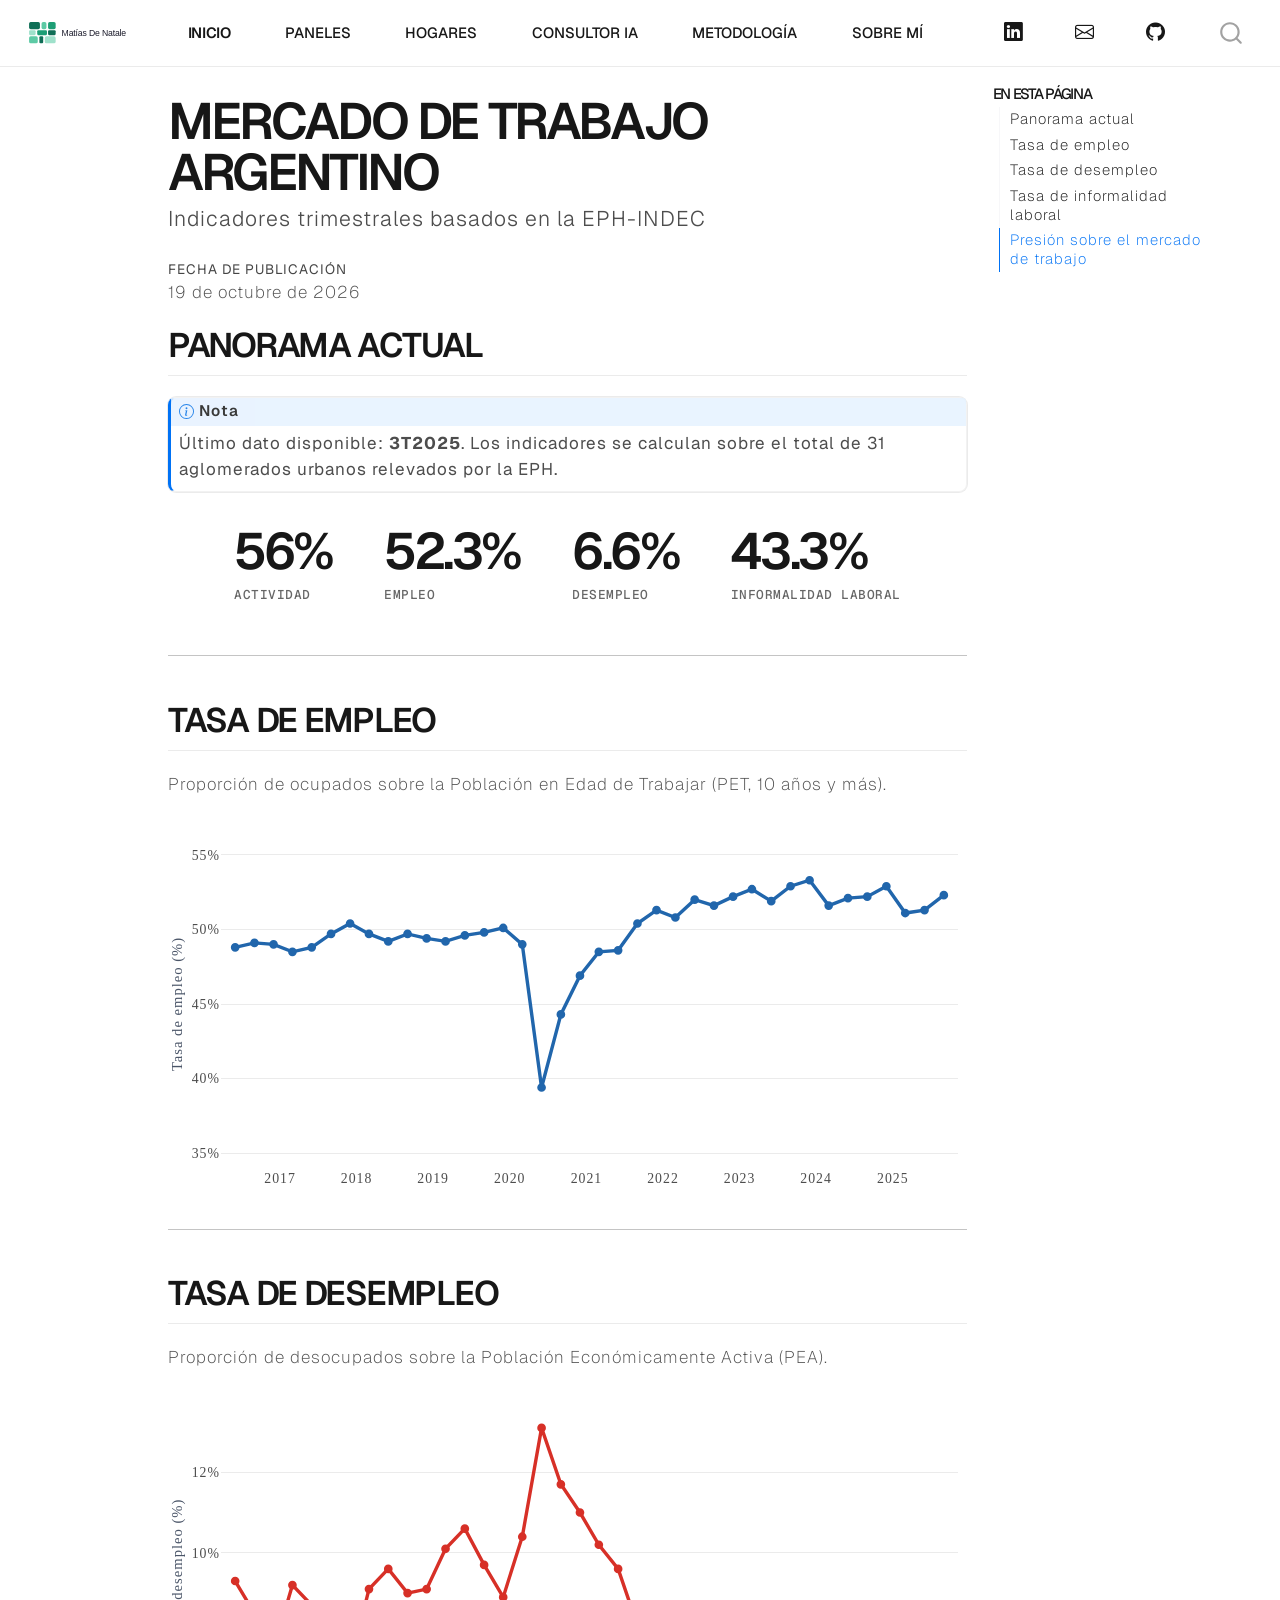
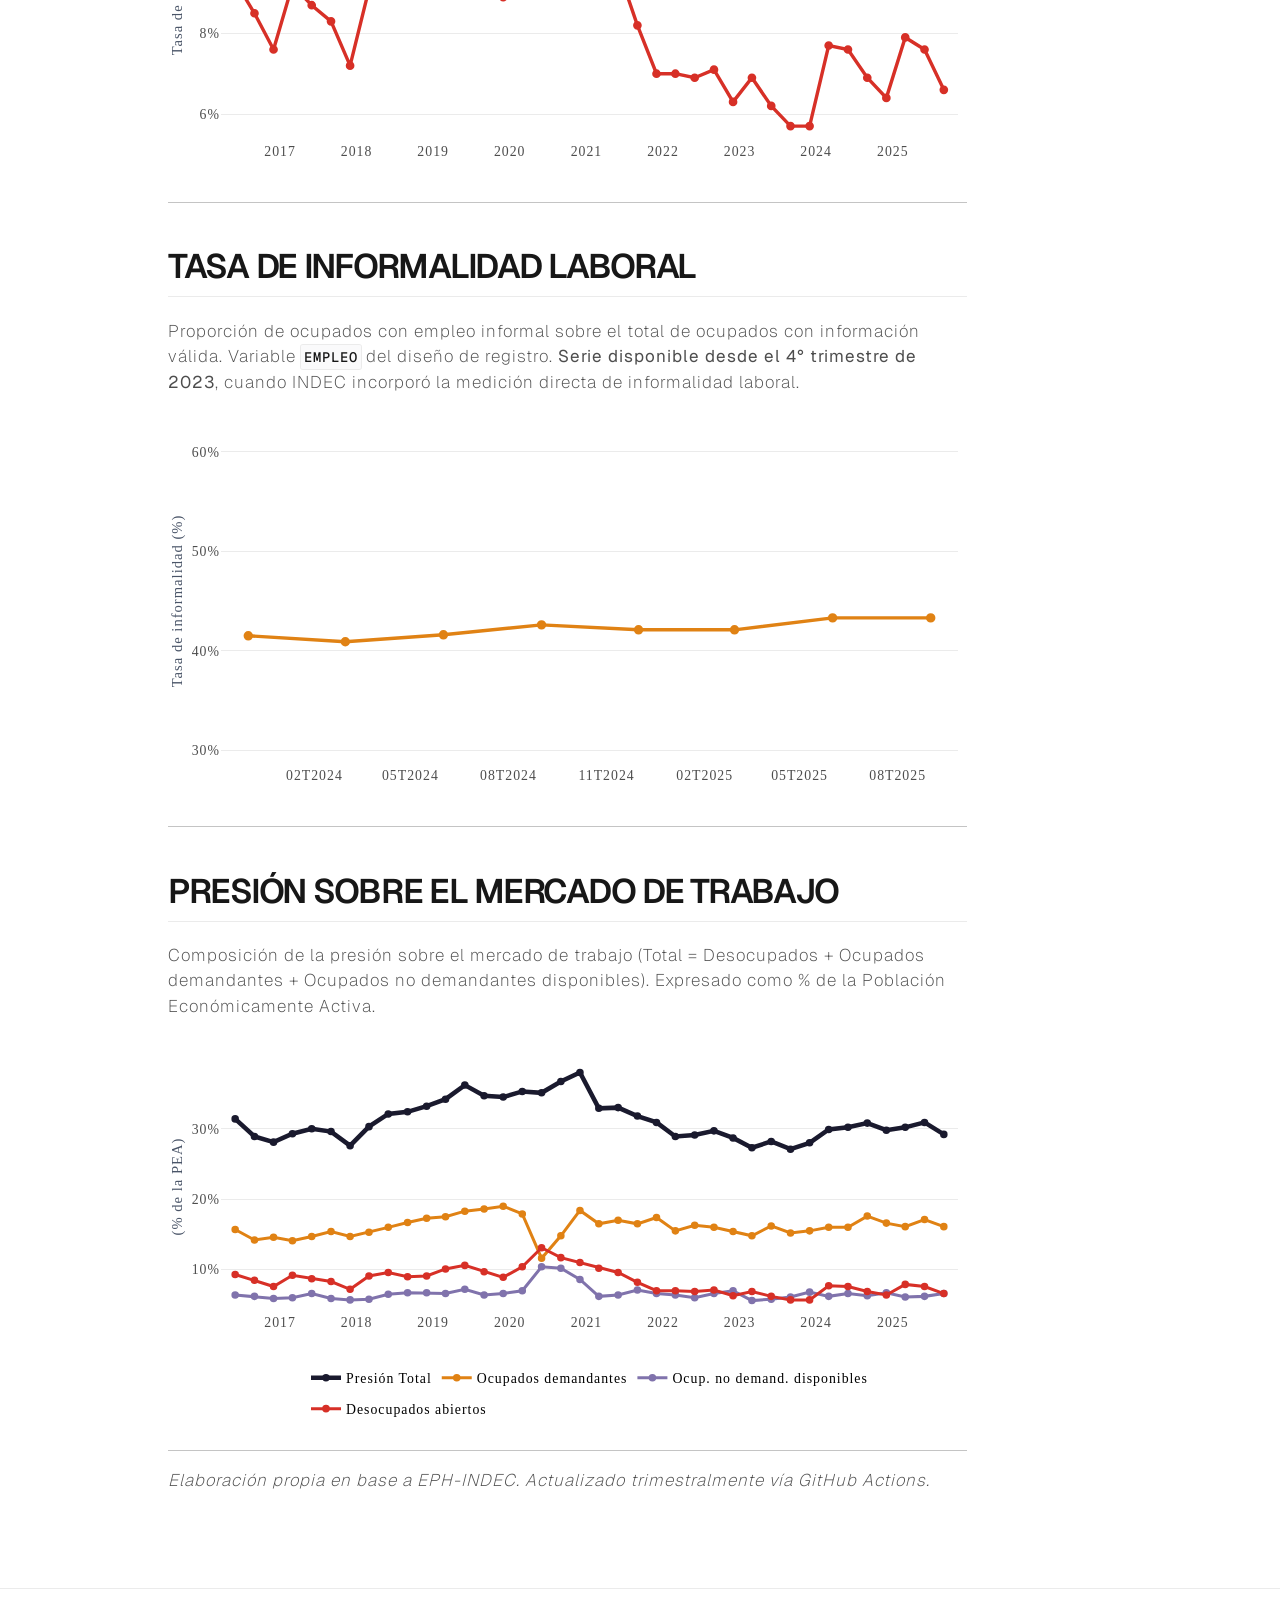
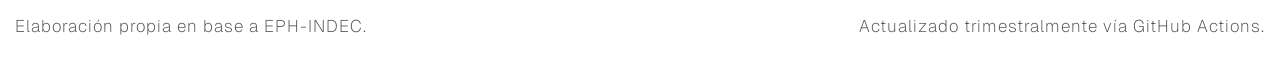
<file: index.html>
<!DOCTYPE html>
<html xmlns="http://www.w3.org/1999/xhtml" lang="es" xml:lang="es"><head>

<meta charset="utf-8">
<meta name="generator" content="quarto-1.8.27">

<meta name="viewport" content="width=device-width, initial-scale=1.0, user-scalable=yes">


<title>Mercado de Trabajo Argentino – Mercado de Trabajo — EPH</title>
<style>
code{white-space: pre-wrap;}
span.smallcaps{font-variant: small-caps;}
div.columns{display: flex; gap: min(4vw, 1.5em);}
div.column{flex: auto; overflow-x: auto;}
div.hanging-indent{margin-left: 1.5em; text-indent: -1.5em;}
ul.task-list{list-style: none;}
ul.task-list li input[type="checkbox"] {
  width: 0.8em;
  margin: 0 0.8em 0.2em -1em; /* quarto-specific, see https://github.com/quarto-dev/quarto-cli/issues/4556 */ 
  vertical-align: middle;
}
</style>


<script src="site_libs/quarto-nav/quarto-nav.js"></script>
<script src="site_libs/quarto-nav/headroom.min.js"></script>
<script src="site_libs/clipboard/clipboard.min.js"></script>
<script src="site_libs/quarto-search/autocomplete.umd.js"></script>
<script src="site_libs/quarto-search/fuse.min.js"></script>
<script src="site_libs/quarto-search/quarto-search.js"></script>
<meta name="quarto:offset" content="./">
<link href="./favicon_matias_de_natale.png" rel="icon" type="image/png">
<script src="site_libs/quarto-html/quarto.js" type="module"></script>
<script src="site_libs/quarto-html/tabsets/tabsets.js" type="module"></script>
<script src="site_libs/quarto-html/axe/axe-check.js" type="module"></script>
<script src="site_libs/quarto-html/popper.min.js"></script>
<script src="site_libs/quarto-html/tippy.umd.min.js"></script>
<script src="site_libs/quarto-html/anchor.min.js"></script>
<link href="site_libs/quarto-html/tippy.css" rel="stylesheet">
<link href="site_libs/quarto-html/quarto-syntax-highlighting-3cfa09d2010059c8592a0b9eb880ecc3.css" rel="stylesheet" id="quarto-text-highlighting-styles">
<script src="site_libs/bootstrap/bootstrap.min.js"></script>
<link href="site_libs/bootstrap/bootstrap-icons.css" rel="stylesheet">
<link href="site_libs/bootstrap/bootstrap-94d6d682eedaf16119453bbc06051848.min.css" rel="stylesheet" append-hash="true" id="quarto-bootstrap" data-mode="light">
<script id="quarto-search-options" type="application/json">{
  "location": "navbar",
  "copy-button": false,
  "collapse-after": 3,
  "panel-placement": "end",
  "type": "overlay",
  "limit": 50,
  "keyboard-shortcut": [
    "f",
    "/",
    "s"
  ],
  "show-item-context": false,
  "language": {
    "search-no-results-text": "No se han encontrado resultados",
    "search-matching-documents-text": "documentos encontrados",
    "search-copy-link-title": "Copiar el enlace en la búsqueda",
    "search-hide-matches-text": "Ocultar resultados adicionales",
    "search-more-match-text": "resultado adicional en este documento",
    "search-more-matches-text": "resultados adicionales en este documento",
    "search-clear-button-title": "Borrar",
    "search-text-placeholder": "",
    "search-detached-cancel-button-title": "Cancelar",
    "search-submit-button-title": "Enviar",
    "search-label": "Buscar"
  }
}</script>
<style>html{ scroll-behavior: smooth; }</style>
<link href="site_libs/htmltools-fill-0.5.8.1/fill.css" rel="stylesheet">
<script src="site_libs/htmlwidgets-1.6.4/htmlwidgets.js"></script>
<script src="site_libs/plotly-binding-4.12.0/plotly.js"></script>
<script src="site_libs/typedarray-0.1/typedarray.min.js"></script>
<script src="site_libs/jquery-3.5.1/jquery.min.js"></script>
<link href="site_libs/crosstalk-1.2.1/css/crosstalk.min.css" rel="stylesheet">
<script src="site_libs/crosstalk-1.2.1/js/crosstalk.min.js"></script>
<link href="site_libs/plotly-htmlwidgets-css-2.25.2/plotly-htmlwidgets.css" rel="stylesheet">
<script src="site_libs/plotly-main-2.25.2/plotly-latest.min.js"></script>


</head>

<body class="nav-fixed quarto-light">

<div id="quarto-search-results"></div>
  <header id="quarto-header" class="headroom fixed-top">
    <nav class="navbar navbar-expand-lg " data-bs-theme="dark">
      <div class="navbar-container container-fluid">
      <div class="navbar-brand-container mx-auto">
    <a href="./index.html" class="navbar-brand navbar-brand-logo">
    <img src="./logos y fotos/logo_navbar.svg" alt="" class="navbar-logo light-content">
    <img src="./logos y fotos/logo_navbar.svg" alt="" class="navbar-logo dark-content">
    </a>
  </div>
            <div id="quarto-search" class="" title="Buscar"></div>
          <button class="navbar-toggler" type="button" data-bs-toggle="collapse" data-bs-target="#navbarCollapse" aria-controls="navbarCollapse" role="menu" aria-expanded="false" aria-label="Navegación de palanca" onclick="if (window.quartoToggleHeadroom) { window.quartoToggleHeadroom(); }">
  <span class="navbar-toggler-icon"></span>
</button>
          <div class="collapse navbar-collapse" id="navbarCollapse">
            <ul class="navbar-nav navbar-nav-scroll me-auto">
  <li class="nav-item">
    <a class="nav-link active" href="./index.html" aria-current="page"> 
<span class="menu-text">Inicio</span></a>
  </li>  
  <li class="nav-item">
    <a class="nav-link" href="./paneles.html"> 
<span class="menu-text">Paneles</span></a>
  </li>  
  <li class="nav-item">
    <a class="nav-link" href="./hogares.html"> 
<span class="menu-text">Hogares</span></a>
  </li>  
  <li class="nav-item">
    <a class="nav-link" href="./chat.html"> 
<span class="menu-text">Consultor IA</span></a>
  </li>  
  <li class="nav-item">
    <a class="nav-link" href="./metodologia.html"> 
<span class="menu-text">Metodología</span></a>
  </li>  
  <li class="nav-item">
    <a class="nav-link" href="./sobre-mi.html"> 
<span class="menu-text">Sobre mí</span></a>
  </li>  
</ul>
            <ul class="navbar-nav navbar-nav-scroll ms-auto">
  <li class="nav-item compact">
    <a class="nav-link" href="https://www.linkedin.com/in/matías-de-natale-336745181"> <i class="bi bi-linkedin" role="img" aria-label="LinkedIn">
</i> 
<span class="menu-text"></span></a>
  </li>  
  <li class="nav-item compact">
    <a class="nav-link" href="mailto:matias_denatale@hotmail.com"> <i class="bi bi-envelope" role="img" aria-label="Email">
</i> 
<span class="menu-text"></span></a>
  </li>  
  <li class="nav-item compact">
    <a class="nav-link" href="https://github.com/matias-denatale/mercado-trabajo-eph"> <i class="bi bi-github" role="img" aria-label="GitHub">
</i> 
<span class="menu-text"></span></a>
  </li>  
</ul>
          </div> <!-- /navcollapse -->
            <div class="quarto-navbar-tools">
</div>
      </div> <!-- /container-fluid -->
    </nav>
</header>
<!-- content -->
<div id="quarto-content" class="quarto-container page-columns page-rows-contents page-layout-article page-navbar">
<!-- sidebar -->
<!-- margin-sidebar -->
    <div id="quarto-margin-sidebar" class="sidebar margin-sidebar">
        <nav id="TOC" role="doc-toc" class="toc-active">
    <h2 id="toc-title">En esta página</h2>
   
  <ul class="collapse">
  <li><a href="#panorama-actual" id="toc-panorama-actual" class="nav-link active" data-scroll-target="#panorama-actual">Panorama actual</a></li>
  <li><a href="#tasa-de-empleo" id="toc-tasa-de-empleo" class="nav-link" data-scroll-target="#tasa-de-empleo">Tasa de empleo</a></li>
  <li><a href="#tasa-de-desempleo" id="toc-tasa-de-desempleo" class="nav-link" data-scroll-target="#tasa-de-desempleo">Tasa de desempleo</a></li>
  <li><a href="#tasa-de-informalidad-laboral" id="toc-tasa-de-informalidad-laboral" class="nav-link" data-scroll-target="#tasa-de-informalidad-laboral">Tasa de informalidad laboral</a></li>
  <li><a href="#presión-sobre-el-mercado-de-trabajo" id="toc-presión-sobre-el-mercado-de-trabajo" class="nav-link" data-scroll-target="#presión-sobre-el-mercado-de-trabajo">Presión sobre el mercado de trabajo</a></li>
  </ul>
</nav>
    </div>
<!-- main -->
<main class="content" id="quarto-document-content">

<header id="title-block-header" class="quarto-title-block default">
<div class="quarto-title">
<h1 class="title">Mercado de Trabajo Argentino</h1>
<p class="subtitle lead">Indicadores trimestrales basados en la EPH-INDEC</p>
</div>



<div class="quarto-title-meta">

    
    <div>
    <div class="quarto-title-meta-heading">Fecha de publicación</div>
    <div class="quarto-title-meta-contents">
      <p class="date">19 de octubre de 2026</p>
    </div>
  </div>
  
    
  </div>
  


</header>


<section id="panorama-actual" class="level2">
<h2 class="anchored" data-anchor-id="panorama-actual">Panorama actual</h2>
<div class="callout callout-style-default callout-note callout-titled">
<div class="callout-header d-flex align-content-center">
<div class="callout-icon-container">
<i class="callout-icon"></i>
</div>
<div class="callout-title-container flex-fill">
Nota
</div>
</div>
<div class="callout-body-container callout-body">
<p>Último dato disponible: <strong>3T2025</strong>. Los indicadores se calculan sobre el total de 31 aglomerados urbanos relevados por la EPH.</p>
</div>
</div>
<div class="kpi-fila">
<div class="kpi">
<div class="kpi-val">
56%
</div>
<div class="kpi-lbl">
Actividad
</div>
</div>
<div class="kpi">
<div class="kpi-val">
52.3%
</div>
<div class="kpi-lbl">
Empleo
</div>
</div>
<div class="kpi">
<div class="kpi-val">
6.6%
</div>
<div class="kpi-lbl">
Desempleo
</div>
</div>
<div class="kpi">
<div class="kpi-val">
43.3%
</div>
<div class="kpi-lbl">
Informalidad laboral
</div>
</div>
</div>
<hr>
</section>
<section id="tasa-de-empleo" class="level2">
<h2 class="anchored" data-anchor-id="tasa-de-empleo">Tasa de empleo</h2>
<p>Proporción de ocupados sobre la Población en Edad de Trabajar (PET, 10 años y más).</p>
<div class="cell">
<div class="cell-output-display">
<div class="plotly html-widget html-fill-item" id="htmlwidget-977210c48a9369fd6509" style="width:100%;height:397px;"></div>
<script type="application/json" data-for="htmlwidget-977210c48a9369fd6509">{"x":{"data":[{"x":[16953,17045,17136,17226,17318,17410,17501,17591,17683,17775,17866,17956,18048,18140,18231,18322,18414,18506,18597,18687,18779,18871,18962,19052,19144,19236,19327,19417,19509,19601,19692,19783,19875,19967,20058,20148,20240,20332],"y":[48.799999999999997,49.100000000000001,49,48.5,48.799999999999997,49.700000000000003,50.399999999999999,49.700000000000003,49.200000000000003,49.700000000000003,49.399999999999999,49.200000000000003,49.600000000000001,49.799999999999997,50.100000000000001,49,39.399999999999999,44.299999999999997,46.899999999999999,48.5,48.600000000000001,50.399999999999999,51.299999999999997,50.799999999999997,52,51.600000000000001,52.200000000000003,52.700000000000003,51.899999999999999,52.899999999999999,53.299999999999997,51.600000000000001,52.100000000000001,52.200000000000003,52.899999999999999,51.100000000000001,51.299999999999997,52.299999999999997],"text":["2T2016: 48.8%","3T2016: 49.1%","4T2016: 49%","1T2017: 48.5%","2T2017: 48.8%","3T2017: 49.7%","4T2017: 50.4%","1T2018: 49.7%","2T2018: 49.2%","3T2018: 49.7%","4T2018: 49.4%","1T2019: 49.2%","2T2019: 49.6%","3T2019: 49.8%","4T2019: 50.1%","1T2020: 49%","2T2020: 39.4%","3T2020: 44.3%","4T2020: 46.9%","1T2021: 48.5%","2T2021: 48.6%","3T2021: 50.4%","4T2021: 51.3%","1T2022: 50.8%","2T2022: 52%","3T2022: 51.6%","4T2022: 52.2%","1T2023: 52.7%","2T2023: 51.9%","3T2023: 52.9%","4T2023: 53.3%","1T2024: 51.6%","2T2024: 52.1%","3T2024: 52.2%","4T2024: 52.9%","1T2025: 51.1%","2T2025: 51.3%","3T2025: 52.3%"],"type":"scatter","mode":"lines+markers","line":{"width":3.4015748031496069,"color":"rgba(33,102,172,1)","dash":"solid"},"hoveron":"points","showlegend":false,"xaxis":"x","yaxis":"y","hoverinfo":"text","marker":{"autocolorscale":false,"color":"rgba(33,102,172,1)","opacity":1,"size":6.8031496062992138,"symbol":"circle","line":{"width":1.8897637795275593,"color":"rgba(33,102,172,1)"}},"frame":null}],"layout":{"margin":{"t":24.634288086342885,"r":8.6342880863428828,"b":26.766293067662936,"l":48.28559568285597},"paper_bgcolor":"rgba(255,255,255,1)","font":{"color":"rgba(0,0,0,1)","family":"Inter","size":17.268576172685766},"xaxis":{"domain":[0,1],"automargin":true,"type":"linear","autorange":false,"range":[16885.419999999998,20399.580000000002],"tickmode":"array","ticktext":["2017","2018","2019","2020","2021","2022","2023","2024","2025"],"tickvals":[17167,17532,17897,18262,18628,18993,19358,19723,20089],"categoryorder":"array","categoryarray":["2017","2018","2019","2020","2021","2022","2023","2024","2025"],"nticks":null,"ticks":"","tickcolor":null,"ticklen":4.3171440431714414,"tickwidth":0,"showticklabels":true,"tickfont":{"color":"rgba(77,77,77,1)","family":"Inter","size":13.814860938148612},"tickangle":-0,"showline":false,"linecolor":null,"linewidth":0,"showgrid":false,"gridcolor":null,"gridwidth":0,"zeroline":false,"anchor":"y","title":{"text":"","font":{"color":"rgba(0,0,0,1)","family":"Inter","size":17.268576172685766}},"hoverformat":".2f"},"yaxis":{"domain":[0,1],"automargin":true,"type":"linear","autorange":false,"range":[34,56],"tickmode":"array","ticktext":["35%","40%","45%","50%","55%"],"tickvals":[35,40,45,50,55],"categoryorder":"array","categoryarray":["35%","40%","45%","50%","55%"],"nticks":null,"ticks":"","tickcolor":null,"ticklen":4.3171440431714414,"tickwidth":0,"showticklabels":true,"tickfont":{"color":"rgba(77,77,77,1)","family":"Inter","size":13.814860938148611},"tickangle":-0,"showline":false,"linecolor":null,"linewidth":0,"showgrid":true,"gridcolor":"rgba(235,235,235,1)","gridwidth":0.78493528057662576,"zeroline":false,"anchor":"x","title":{"text":"Tasa de empleo (%)","font":{"color":"rgba(74,85,104,1)","family":"Inter","size":14.611872146118724}},"hoverformat":".2f"},"shapes":[],"showlegend":false,"legend":{"bgcolor":null,"bordercolor":null,"borderwidth":0,"font":{"color":"rgba(0,0,0,1)","family":"Inter","size":13.814860938148612},"orientation":"h","x":0.5,"y":-0.14999999999999999,"xanchor":"center","yanchor":"top"},"hovermode":"x unified","barmode":"relative"},"config":{"doubleClick":"reset","modeBarButtonsToAdd":["hoverclosest","hovercompare"],"showSendToCloud":false},"source":"A","attrs":{"4044209cf699":{"x":{},"y":{},"text":{},"type":"scatter"},"404468f0351f":{"x":{},"y":{},"text":{}}},"cur_data":"4044209cf699","visdat":{"4044209cf699":["function (y) ","x"],"404468f0351f":["function (y) ","x"]},"highlight":{"on":"plotly_click","persistent":false,"dynamic":false,"selectize":false,"opacityDim":0.20000000000000001,"selected":{"opacity":1},"debounce":0},"shinyEvents":["plotly_hover","plotly_click","plotly_selected","plotly_relayout","plotly_brushed","plotly_brushing","plotly_clickannotation","plotly_doubleclick","plotly_deselect","plotly_afterplot","plotly_sunburstclick"],"base_url":"https://plot.ly"},"evals":[],"jsHooks":[]}</script>
</div>
</div>
<hr>
</section>
<section id="tasa-de-desempleo" class="level2">
<h2 class="anchored" data-anchor-id="tasa-de-desempleo">Tasa de desempleo</h2>
<p>Proporción de desocupados sobre la Población Económicamente Activa (PEA).</p>
<div class="cell">
<div class="cell-output-display">
<div class="plotly html-widget html-fill-item" id="htmlwidget-3aafb59c01f86024e507" style="width:100%;height:397px;"></div>
<script type="application/json" data-for="htmlwidget-3aafb59c01f86024e507">{"x":{"data":[{"x":[16953,17045,17136,17226,17318,17410,17501,17591,17683,17775,17866,17956,18048,18140,18231,18322,18414,18506,18597,18687,18779,18871,18962,19052,19144,19236,19327,19417,19509,19601,19692,19783,19875,19967,20058,20148,20240,20332],"y":[9.3000000000000007,8.5,7.5999999999999996,9.1999999999999993,8.6999999999999993,8.3000000000000007,7.2000000000000002,9.0999999999999996,9.5999999999999996,9,9.0999999999999996,10.1,10.6,9.6999999999999993,8.9000000000000004,10.4,13.1,11.699999999999999,11,10.199999999999999,9.5999999999999996,8.1999999999999993,7,7,6.9000000000000004,7.0999999999999996,6.2999999999999998,6.9000000000000004,6.2000000000000002,5.7000000000000002,5.7000000000000002,7.7000000000000002,7.5999999999999996,6.9000000000000004,6.4000000000000004,7.9000000000000004,7.5999999999999996,6.5999999999999996],"text":["2T2016: 9.3%","3T2016: 8.5%","4T2016: 7.6%","1T2017: 9.2%","2T2017: 8.7%","3T2017: 8.3%","4T2017: 7.2%","1T2018: 9.1%","2T2018: 9.6%","3T2018: 9%","4T2018: 9.1%","1T2019: 10.1%","2T2019: 10.6%","3T2019: 9.7%","4T2019: 8.9%","1T2020: 10.4%","2T2020: 13.1%","3T2020: 11.7%","4T2020: 11%","1T2021: 10.2%","2T2021: 9.6%","3T2021: 8.2%","4T2021: 7%","1T2022: 7%","2T2022: 6.9%","3T2022: 7.1%","4T2022: 6.3%","1T2023: 6.9%","2T2023: 6.2%","3T2023: 5.7%","4T2023: 5.7%","1T2024: 7.7%","2T2024: 7.6%","3T2024: 6.9%","4T2024: 6.4%","1T2025: 7.9%","2T2025: 7.6%","3T2025: 6.6%"],"type":"scatter","mode":"lines+markers","line":{"width":3.4015748031496069,"color":"rgba(215,48,39,1)","dash":"solid"},"hoveron":"points","showlegend":false,"xaxis":"x","yaxis":"y","hoverinfo":"text","marker":{"autocolorscale":false,"color":"rgba(215,48,39,1)","opacity":1,"size":6.8031496062992138,"symbol":"circle","line":{"width":1.8897637795275593,"color":"rgba(215,48,39,1)"}},"frame":null}],"layout":{"margin":{"t":24.634288086342885,"r":8.6342880863428828,"b":26.766293067662936,"l":48.28559568285597},"paper_bgcolor":"rgba(255,255,255,1)","font":{"color":"rgba(0,0,0,1)","family":"Inter","size":17.268576172685766},"xaxis":{"domain":[0,1],"automargin":true,"type":"linear","autorange":false,"range":[16885.419999999998,20399.580000000002],"tickmode":"array","ticktext":["2017","2018","2019","2020","2021","2022","2023","2024","2025"],"tickvals":[17167,17532,17897,18262,18628,18993,19358,19723,20089],"categoryorder":"array","categoryarray":["2017","2018","2019","2020","2021","2022","2023","2024","2025"],"nticks":null,"ticks":"","tickcolor":null,"ticklen":4.3171440431714414,"tickwidth":0,"showticklabels":true,"tickfont":{"color":"rgba(77,77,77,1)","family":"Inter","size":13.814860938148612},"tickangle":-0,"showline":false,"linecolor":null,"linewidth":0,"showgrid":false,"gridcolor":null,"gridwidth":0,"zeroline":false,"anchor":"y","title":{"text":"","font":{"color":"rgba(0,0,0,1)","family":"Inter","size":17.268576172685766}},"hoverformat":".2f"},"yaxis":{"domain":[0,1],"automargin":true,"type":"linear","autorange":false,"range":[5.3300000000000001,13.469999999999999],"tickmode":"array","ticktext":["6%","8%","10%","12%"],"tickvals":[6,8,10,12],"categoryorder":"array","categoryarray":["6%","8%","10%","12%"],"nticks":null,"ticks":"","tickcolor":null,"ticklen":4.3171440431714414,"tickwidth":0,"showticklabels":true,"tickfont":{"color":"rgba(77,77,77,1)","family":"Inter","size":13.814860938148611},"tickangle":-0,"showline":false,"linecolor":null,"linewidth":0,"showgrid":true,"gridcolor":"rgba(235,235,235,1)","gridwidth":0.78493528057662576,"zeroline":false,"anchor":"x","title":{"text":"Tasa de desempleo (%)","font":{"color":"rgba(74,85,104,1)","family":"Inter","size":14.611872146118724}},"hoverformat":".2f"},"shapes":[],"showlegend":false,"legend":{"bgcolor":null,"bordercolor":null,"borderwidth":0,"font":{"color":"rgba(0,0,0,1)","family":"Inter","size":13.814860938148612},"orientation":"h","x":0.5,"y":-0.14999999999999999,"xanchor":"center","yanchor":"top"},"hovermode":"x unified","barmode":"relative"},"config":{"doubleClick":"reset","modeBarButtonsToAdd":["hoverclosest","hovercompare"],"showSendToCloud":false},"source":"A","attrs":{"40442c42118e":{"x":{},"y":{},"text":{},"type":"scatter"},"40446fe22cd6":{"x":{},"y":{},"text":{}}},"cur_data":"40442c42118e","visdat":{"40442c42118e":["function (y) ","x"],"40446fe22cd6":["function (y) ","x"]},"highlight":{"on":"plotly_click","persistent":false,"dynamic":false,"selectize":false,"opacityDim":0.20000000000000001,"selected":{"opacity":1},"debounce":0},"shinyEvents":["plotly_hover","plotly_click","plotly_selected","plotly_relayout","plotly_brushed","plotly_brushing","plotly_clickannotation","plotly_doubleclick","plotly_deselect","plotly_afterplot","plotly_sunburstclick"],"base_url":"https://plot.ly"},"evals":[],"jsHooks":[]}</script>
</div>
</div>
<hr>
</section>
<section id="tasa-de-informalidad-laboral" class="level2">
<h2 class="anchored" data-anchor-id="tasa-de-informalidad-laboral">Tasa de informalidad laboral</h2>
<p>Proporción de ocupados con empleo informal sobre el total de ocupados con información válida. Variable <code>EMPLEO</code> del diseño de registro. <strong>Serie disponible desde el 4° trimestre de 2023</strong>, cuando INDEC incorporó la medición directa de informalidad laboral.</p>
<div class="cell">
<div class="cell-output-display">
<div class="plotly html-widget html-fill-item" id="htmlwidget-afc20ae1a1ed205b8e55" style="width:100%;height:397px;"></div>
<script type="application/json" data-for="htmlwidget-afc20ae1a1ed205b8e55">{"x":{"data":[{"x":[19692,19783,19875,19967,20058,20148,20240,20332],"y":[41.5,40.899999999999999,41.600000000000001,42.600000000000001,42.100000000000001,42.100000000000001,43.299999999999997,43.299999999999997],"text":["4T2023: 41.5%","1T2024: 40.9%","2T2024: 41.6%","3T2024: 42.6%","4T2024: 42.1%","1T2025: 42.1%","2T2025: 43.3%","3T2025: 43.3%"],"type":"scatter","mode":"lines+markers","line":{"width":3.4015748031496069,"color":"rgba(224,130,20,1)","dash":"solid"},"hoveron":"points","showlegend":false,"xaxis":"x","yaxis":"y","hoverinfo":"text","marker":{"autocolorscale":false,"color":"rgba(224,130,20,1)","opacity":1,"size":7.559055118110237,"symbol":"circle","line":{"width":1.8897637795275593,"color":"rgba(224,130,20,1)"}},"frame":null}],"layout":{"margin":{"t":24.634288086342885,"r":8.6342880863428828,"b":26.766293067662936,"l":48.28559568285597},"paper_bgcolor":"rgba(255,255,255,1)","font":{"color":"rgba(0,0,0,1)","family":"Inter","size":17.268576172685766},"xaxis":{"domain":[0,1],"automargin":true,"type":"linear","autorange":false,"range":[19666.400000000001,20357.599999999999],"tickmode":"array","ticktext":["02T2024","05T2024","08T2024","11T2024","02T2025","05T2025","08T2025"],"tickvals":[19754,19844,19936,20028,20120,20209,20301],"categoryorder":"array","categoryarray":["02T2024","05T2024","08T2024","11T2024","02T2025","05T2025","08T2025"],"nticks":null,"ticks":"","tickcolor":null,"ticklen":4.3171440431714414,"tickwidth":0,"showticklabels":true,"tickfont":{"color":"rgba(77,77,77,1)","family":"Inter","size":13.814860938148612},"tickangle":-0,"showline":false,"linecolor":null,"linewidth":0,"showgrid":false,"gridcolor":null,"gridwidth":0,"zeroline":false,"anchor":"y","title":{"text":"","font":{"color":"rgba(0,0,0,1)","family":"Inter","size":17.268576172685766}},"hoverformat":".2f"},"yaxis":{"domain":[0,1],"automargin":true,"type":"linear","autorange":false,"range":[28.5,61.5],"tickmode":"array","ticktext":["30%","40%","50%","60%"],"tickvals":[30,40,50,60],"categoryorder":"array","categoryarray":["30%","40%","50%","60%"],"nticks":null,"ticks":"","tickcolor":null,"ticklen":4.3171440431714414,"tickwidth":0,"showticklabels":true,"tickfont":{"color":"rgba(77,77,77,1)","family":"Inter","size":13.814860938148611},"tickangle":-0,"showline":false,"linecolor":null,"linewidth":0,"showgrid":true,"gridcolor":"rgba(235,235,235,1)","gridwidth":0.78493528057662576,"zeroline":false,"anchor":"x","title":{"text":"Tasa de informalidad (%)","font":{"color":"rgba(74,85,104,1)","family":"Inter","size":14.611872146118724}},"hoverformat":".2f"},"shapes":[],"showlegend":false,"legend":{"bgcolor":null,"bordercolor":null,"borderwidth":0,"font":{"color":"rgba(0,0,0,1)","family":"Inter","size":13.814860938148612},"orientation":"h","x":0.5,"y":-0.14999999999999999,"xanchor":"center","yanchor":"top"},"hovermode":"x unified","barmode":"relative"},"config":{"doubleClick":"reset","modeBarButtonsToAdd":["hoverclosest","hovercompare"],"showSendToCloud":false},"source":"A","attrs":{"40444c65e5bb":{"x":{},"y":{},"text":{},"type":"scatter"},"40447be183cc":{"x":{},"y":{},"text":{}}},"cur_data":"40444c65e5bb","visdat":{"40444c65e5bb":["function (y) ","x"],"40447be183cc":["function (y) ","x"]},"highlight":{"on":"plotly_click","persistent":false,"dynamic":false,"selectize":false,"opacityDim":0.20000000000000001,"selected":{"opacity":1},"debounce":0},"shinyEvents":["plotly_hover","plotly_click","plotly_selected","plotly_relayout","plotly_brushed","plotly_brushing","plotly_clickannotation","plotly_doubleclick","plotly_deselect","plotly_afterplot","plotly_sunburstclick"],"base_url":"https://plot.ly"},"evals":[],"jsHooks":[]}</script>
</div>
</div>
<hr>
</section>
<section id="presión-sobre-el-mercado-de-trabajo" class="level2">
<h2 class="anchored" data-anchor-id="presión-sobre-el-mercado-de-trabajo">Presión sobre el mercado de trabajo</h2>
<p>Composición de la presión sobre el mercado de trabajo (Total = Desocupados + Ocupados demandantes + Ocupados no demandantes disponibles). Expresado como % de la Población Económicamente Activa.</p>
<div class="cell">
<div class="cell-output-display">
<div class="plotly html-widget html-fill-item" id="htmlwidget-d1034dc1c7c562cc4d7b" style="width:100%;height:397px;"></div>
<script type="application/json" data-for="htmlwidget-d1034dc1c7c562cc4d7b">{"x":{"data":[{"x":[16953,17045,17136,17226,17318,17410,17501,17591,17683,17775,17866,17956,18048,18140,18231,18322,18414,18506,18597,18687,18779,18871,18962,19052,19144,19236,19327,19417,19509,19601,19692,19783,19875,19967,20058,20148,20240,20332],"y":[31.399999999999999,28.899999999999999,28.100000000000001,29.300000000000001,30,29.600000000000001,27.600000000000001,30.300000000000001,32.100000000000001,32.399999999999999,33.200000000000003,34.200000000000003,36.200000000000003,34.700000000000003,34.5,35.299999999999997,35.100000000000001,36.700000000000003,38,32.899999999999999,33,31.800000000000001,30.899999999999999,28.899999999999999,29.100000000000001,29.699999999999999,28.699999999999999,27.300000000000001,28.199999999999999,27.100000000000001,28,29.899999999999999,30.199999999999999,30.800000000000001,29.800000000000001,30.199999999999999,30.899999999999999,29.199999999999999],"text":["2T2016<br>Presión Total: 31.4%","3T2016<br>Presión Total: 28.9%","4T2016<br>Presión Total: 28.1%","1T2017<br>Presión Total: 29.3%","2T2017<br>Presión Total: 30%","3T2017<br>Presión Total: 29.6%","4T2017<br>Presión Total: 27.6%","1T2018<br>Presión Total: 30.3%","2T2018<br>Presión Total: 32.1%","3T2018<br>Presión Total: 32.4%","4T2018<br>Presión Total: 33.2%","1T2019<br>Presión Total: 34.2%","2T2019<br>Presión Total: 36.2%","3T2019<br>Presión Total: 34.7%","4T2019<br>Presión Total: 34.5%","1T2020<br>Presión Total: 35.3%","2T2020<br>Presión Total: 35.1%","3T2020<br>Presión Total: 36.7%","4T2020<br>Presión Total: 38%","1T2021<br>Presión Total: 32.9%","2T2021<br>Presión Total: 33%","3T2021<br>Presión Total: 31.8%","4T2021<br>Presión Total: 30.9%","1T2022<br>Presión Total: 28.9%","2T2022<br>Presión Total: 29.1%","3T2022<br>Presión Total: 29.7%","4T2022<br>Presión Total: 28.7%","1T2023<br>Presión Total: 27.3%","2T2023<br>Presión Total: 28.2%","3T2023<br>Presión Total: 27.1%","4T2023<br>Presión Total: 28%","1T2024<br>Presión Total: 29.9%","2T2024<br>Presión Total: 30.2%","3T2024<br>Presión Total: 30.8%","4T2024<br>Presión Total: 29.8%","1T2025<br>Presión Total: 30.2%","2T2025<br>Presión Total: 30.9%","3T2025<br>Presión Total: 29.2%"],"type":"scatter","mode":"lines+markers","line":{"width":4.5354330708661417,"color":"rgba(26,26,46,1)","dash":"solid"},"hoveron":"points","name":"Presión Total","legendgroup":"Presión Total","showlegend":true,"xaxis":"x","yaxis":"y","hoverinfo":"text","marker":{"autocolorscale":false,"color":"rgba(26,26,46,1)","opacity":1,"size":5.6692913385826778,"symbol":"circle","line":{"width":1.8897637795275593,"color":"rgba(26,26,46,1)"}},"frame":null},{"x":[16953,17045,17136,17226,17318,17410,17501,17591,17683,17775,17866,17956,18048,18140,18231,18322,18414,18506,18597,18687,18779,18871,18962,19052,19144,19236,19327,19417,19509,19601,19692,19783,19875,19967,20058,20148,20240,20332],"y":[15.699999999999999,14.199999999999999,14.6,14.1,14.699999999999999,15.4,14.699999999999999,15.300000000000001,16,16.699999999999999,17.300000000000001,17.5,18.300000000000001,18.600000000000001,19,17.899999999999999,11.6,14.800000000000001,18.399999999999999,16.5,17,16.5,17.399999999999999,15.5,16.300000000000001,16,15.4,14.800000000000001,16.199999999999999,15.199999999999999,15.5,16,16,17.600000000000001,16.600000000000001,16.100000000000001,17.100000000000001,16.100000000000001],"text":["2T2016<br>Ocupados demandantes: 15.7%","3T2016<br>Ocupados demandantes: 14.2%","4T2016<br>Ocupados demandantes: 14.6%","1T2017<br>Ocupados demandantes: 14.1%","2T2017<br>Ocupados demandantes: 14.7%","3T2017<br>Ocupados demandantes: 15.4%","4T2017<br>Ocupados demandantes: 14.7%","1T2018<br>Ocupados demandantes: 15.3%","2T2018<br>Ocupados demandantes: 16%","3T2018<br>Ocupados demandantes: 16.7%","4T2018<br>Ocupados demandantes: 17.3%","1T2019<br>Ocupados demandantes: 17.5%","2T2019<br>Ocupados demandantes: 18.3%","3T2019<br>Ocupados demandantes: 18.6%","4T2019<br>Ocupados demandantes: 19%","1T2020<br>Ocupados demandantes: 17.9%","2T2020<br>Ocupados demandantes: 11.6%","3T2020<br>Ocupados demandantes: 14.8%","4T2020<br>Ocupados demandantes: 18.4%","1T2021<br>Ocupados demandantes: 16.5%","2T2021<br>Ocupados demandantes: 17%","3T2021<br>Ocupados demandantes: 16.5%","4T2021<br>Ocupados demandantes: 17.4%","1T2022<br>Ocupados demandantes: 15.5%","2T2022<br>Ocupados demandantes: 16.3%","3T2022<br>Ocupados demandantes: 16%","4T2022<br>Ocupados demandantes: 15.4%","1T2023<br>Ocupados demandantes: 14.8%","2T2023<br>Ocupados demandantes: 16.2%","3T2023<br>Ocupados demandantes: 15.2%","4T2023<br>Ocupados demandantes: 15.5%","1T2024<br>Ocupados demandantes: 16%","2T2024<br>Ocupados demandantes: 16%","3T2024<br>Ocupados demandantes: 17.6%","4T2024<br>Ocupados demandantes: 16.6%","1T2025<br>Ocupados demandantes: 16.1%","2T2025<br>Ocupados demandantes: 17.1%","3T2025<br>Ocupados demandantes: 16.1%"],"type":"scatter","mode":"lines+markers","line":{"width":3.0236220472440949,"color":"rgba(224,130,20,1)","dash":"solid"},"hoveron":"points","name":"Ocupados demandantes","legendgroup":"Ocupados demandantes","showlegend":true,"xaxis":"x","yaxis":"y","hoverinfo":"text","marker":{"autocolorscale":false,"color":"rgba(224,130,20,1)","opacity":1,"size":5.6692913385826778,"symbol":"circle","line":{"width":1.8897637795275593,"color":"rgba(224,130,20,1)"}},"frame":null},{"x":[16953,17045,17136,17226,17318,17410,17501,17591,17683,17775,17866,17956,18048,18140,18231,18322,18414,18506,18597,18687,18779,18871,18962,19052,19144,19236,19327,19417,19509,19601,19692,19783,19875,19967,20058,20148,20240,20332],"y":[6.4000000000000004,6.2000000000000002,5.9000000000000004,6,6.5999999999999996,5.9000000000000004,5.7000000000000002,5.7999999999999998,6.5,6.7000000000000002,6.7000000000000002,6.5999999999999996,7.2000000000000002,6.4000000000000004,6.5999999999999996,7,10.4,10.199999999999999,8.5999999999999996,6.2000000000000002,6.4000000000000004,7.0999999999999996,6.5999999999999996,6.4000000000000004,6,6.5999999999999996,7,5.5999999999999996,5.7999999999999998,6.0999999999999996,6.7999999999999998,6.2000000000000002,6.5999999999999996,6.2999999999999998,6.7000000000000002,6.0999999999999996,6.2000000000000002,6.5999999999999996],"text":["2T2016<br>Ocup. no demand. disponibles: 6.4%","3T2016<br>Ocup. no demand. disponibles: 6.2%","4T2016<br>Ocup. no demand. disponibles: 5.9%","1T2017<br>Ocup. no demand. disponibles: 6%","2T2017<br>Ocup. no demand. disponibles: 6.6%","3T2017<br>Ocup. no demand. disponibles: 5.9%","4T2017<br>Ocup. no demand. disponibles: 5.7%","1T2018<br>Ocup. no demand. disponibles: 5.8%","2T2018<br>Ocup. no demand. disponibles: 6.5%","3T2018<br>Ocup. no demand. disponibles: 6.7%","4T2018<br>Ocup. no demand. disponibles: 6.7%","1T2019<br>Ocup. no demand. disponibles: 6.6%","2T2019<br>Ocup. no demand. disponibles: 7.2%","3T2019<br>Ocup. no demand. disponibles: 6.4%","4T2019<br>Ocup. no demand. disponibles: 6.6%","1T2020<br>Ocup. no demand. disponibles: 7%","2T2020<br>Ocup. no demand. disponibles: 10.4%","3T2020<br>Ocup. no demand. disponibles: 10.2%","4T2020<br>Ocup. no demand. disponibles: 8.6%","1T2021<br>Ocup. no demand. disponibles: 6.2%","2T2021<br>Ocup. no demand. disponibles: 6.4%","3T2021<br>Ocup. no demand. disponibles: 7.1%","4T2021<br>Ocup. no demand. disponibles: 6.6%","1T2022<br>Ocup. no demand. disponibles: 6.4%","2T2022<br>Ocup. no demand. disponibles: 6%","3T2022<br>Ocup. no demand. disponibles: 6.6%","4T2022<br>Ocup. no demand. disponibles: 7%","1T2023<br>Ocup. no demand. disponibles: 5.6%","2T2023<br>Ocup. no demand. disponibles: 5.8%","3T2023<br>Ocup. no demand. disponibles: 6.1%","4T2023<br>Ocup. no demand. disponibles: 6.8%","1T2024<br>Ocup. no demand. disponibles: 6.2%","2T2024<br>Ocup. no demand. disponibles: 6.6%","3T2024<br>Ocup. no demand. disponibles: 6.3%","4T2024<br>Ocup. no demand. disponibles: 6.7%","1T2025<br>Ocup. no demand. disponibles: 6.1%","2T2025<br>Ocup. no demand. disponibles: 6.2%","3T2025<br>Ocup. no demand. disponibles: 6.6%"],"type":"scatter","mode":"lines+markers","line":{"width":3.0236220472440949,"color":"rgba(128,115,172,1)","dash":"solid"},"hoveron":"points","name":"Ocup. no demand. disponibles","legendgroup":"Ocup. no demand. disponibles","showlegend":true,"xaxis":"x","yaxis":"y","hoverinfo":"text","marker":{"autocolorscale":false,"color":"rgba(128,115,172,1)","opacity":1,"size":5.6692913385826778,"symbol":"circle","line":{"width":1.8897637795275593,"color":"rgba(128,115,172,1)"}},"frame":null},{"x":[16953,17045,17136,17226,17318,17410,17501,17591,17683,17775,17866,17956,18048,18140,18231,18322,18414,18506,18597,18687,18779,18871,18962,19052,19144,19236,19327,19417,19509,19601,19692,19783,19875,19967,20058,20148,20240,20332],"y":[9.3000000000000007,8.5,7.5999999999999996,9.1999999999999993,8.6999999999999993,8.3000000000000007,7.2000000000000002,9.0999999999999996,9.5999999999999996,9,9.0999999999999996,10.1,10.6,9.6999999999999993,8.9000000000000004,10.4,13.1,11.699999999999999,11,10.199999999999999,9.5999999999999996,8.1999999999999993,7,7,6.9000000000000004,7.0999999999999996,6.2999999999999998,6.9000000000000004,6.2000000000000002,5.7000000000000002,5.7000000000000002,7.7000000000000002,7.5999999999999996,6.9000000000000004,6.4000000000000004,7.9000000000000004,7.5999999999999996,6.5999999999999996],"text":["2T2016<br>Desocupados abiertos: 9.3%","3T2016<br>Desocupados abiertos: 8.5%","4T2016<br>Desocupados abiertos: 7.6%","1T2017<br>Desocupados abiertos: 9.2%","2T2017<br>Desocupados abiertos: 8.7%","3T2017<br>Desocupados abiertos: 8.3%","4T2017<br>Desocupados abiertos: 7.2%","1T2018<br>Desocupados abiertos: 9.1%","2T2018<br>Desocupados abiertos: 9.6%","3T2018<br>Desocupados abiertos: 9%","4T2018<br>Desocupados abiertos: 9.1%","1T2019<br>Desocupados abiertos: 10.1%","2T2019<br>Desocupados abiertos: 10.6%","3T2019<br>Desocupados abiertos: 9.7%","4T2019<br>Desocupados abiertos: 8.9%","1T2020<br>Desocupados abiertos: 10.4%","2T2020<br>Desocupados abiertos: 13.1%","3T2020<br>Desocupados abiertos: 11.7%","4T2020<br>Desocupados abiertos: 11%","1T2021<br>Desocupados abiertos: 10.2%","2T2021<br>Desocupados abiertos: 9.6%","3T2021<br>Desocupados abiertos: 8.2%","4T2021<br>Desocupados abiertos: 7%","1T2022<br>Desocupados abiertos: 7%","2T2022<br>Desocupados abiertos: 6.9%","3T2022<br>Desocupados abiertos: 7.1%","4T2022<br>Desocupados abiertos: 6.3%","1T2023<br>Desocupados abiertos: 6.9%","2T2023<br>Desocupados abiertos: 6.2%","3T2023<br>Desocupados abiertos: 5.7%","4T2023<br>Desocupados abiertos: 5.7%","1T2024<br>Desocupados abiertos: 7.7%","2T2024<br>Desocupados abiertos: 7.6%","3T2024<br>Desocupados abiertos: 6.9%","4T2024<br>Desocupados abiertos: 6.4%","1T2025<br>Desocupados abiertos: 7.9%","2T2025<br>Desocupados abiertos: 7.6%","3T2025<br>Desocupados abiertos: 6.6%"],"type":"scatter","mode":"lines+markers","line":{"width":3.0236220472440949,"color":"rgba(215,48,39,1)","dash":"solid"},"hoveron":"points","name":"Desocupados abiertos","legendgroup":"Desocupados abiertos","showlegend":true,"xaxis":"x","yaxis":"y","hoverinfo":"text","marker":{"autocolorscale":false,"color":"rgba(215,48,39,1)","opacity":1,"size":5.6692913385826778,"symbol":"circle","line":{"width":1.8897637795275593,"color":"rgba(215,48,39,1)"}},"frame":null}],"layout":{"margin":{"t":24.634288086342885,"r":8.6342880863428828,"b":26.766293067662936,"l":48.28559568285597},"paper_bgcolor":"rgba(255,255,255,1)","font":{"color":"rgba(0,0,0,1)","family":"Inter","size":17.268576172685766},"xaxis":{"domain":[0,1],"automargin":true,"type":"linear","autorange":false,"range":[16885.419999999998,20399.580000000002],"tickmode":"array","ticktext":["2017","2018","2019","2020","2021","2022","2023","2024","2025"],"tickvals":[17167,17532,17897,18262,18628,18993,19358,19723,20089],"categoryorder":"array","categoryarray":["2017","2018","2019","2020","2021","2022","2023","2024","2025"],"nticks":null,"ticks":"","tickcolor":null,"ticklen":4.3171440431714414,"tickwidth":0,"showticklabels":true,"tickfont":{"color":"rgba(77,77,77,1)","family":"Inter","size":13.814860938148612},"tickangle":-0,"showline":false,"linecolor":null,"linewidth":0,"showgrid":false,"gridcolor":null,"gridwidth":0,"zeroline":false,"anchor":"y","title":{"text":"","font":{"color":"rgba(0,0,0,1)","family":"Inter","size":17.268576172685766}},"hoverformat":".2f"},"yaxis":{"domain":[0,1],"automargin":true,"type":"linear","autorange":false,"range":[3.9799999999999995,39.619999999999997],"tickmode":"array","ticktext":["10%","20%","30%"],"tickvals":[10,20,30],"categoryorder":"array","categoryarray":["10%","20%","30%"],"nticks":null,"ticks":"","tickcolor":null,"ticklen":4.3171440431714414,"tickwidth":0,"showticklabels":true,"tickfont":{"color":"rgba(77,77,77,1)","family":"Inter","size":13.814860938148611},"tickangle":-0,"showline":false,"linecolor":null,"linewidth":0,"showgrid":true,"gridcolor":"rgba(235,235,235,1)","gridwidth":0.78493528057662576,"zeroline":false,"anchor":"x","title":{"text":"(% de la PEA)","font":{"color":"rgba(74,85,104,1)","family":"Inter","size":14.611872146118724}},"hoverformat":".2f"},"shapes":[],"showlegend":true,"legend":{"bgcolor":null,"bordercolor":null,"borderwidth":0,"font":{"color":"rgba(0,0,0,1)","family":"Inter","size":13.814860938148612},"orientation":"h","x":0.5,"y":-0.20000000000000001,"xanchor":"center","yanchor":"top","title":{"text":"","font":{"color":"rgba(0,0,0,1)","family":"Inter","size":17.268576172685766}}},"hovermode":"x unified","barmode":"relative"},"config":{"doubleClick":"reset","modeBarButtonsToAdd":["hoverclosest","hovercompare"],"showSendToCloud":false},"source":"A","attrs":{"40442a6cee3":{"x":{},"y":{},"colour":{},"text":{},"linewidth":{},"type":"scatter"},"404432fbc2a3":{"x":{},"y":{},"colour":{},"text":{}}},"cur_data":"40442a6cee3","visdat":{"40442a6cee3":["function (y) ","x"],"404432fbc2a3":["function (y) ","x"]},"highlight":{"on":"plotly_click","persistent":false,"dynamic":false,"selectize":false,"opacityDim":0.20000000000000001,"selected":{"opacity":1},"debounce":0},"shinyEvents":["plotly_hover","plotly_click","plotly_selected","plotly_relayout","plotly_brushed","plotly_brushing","plotly_clickannotation","plotly_doubleclick","plotly_deselect","plotly_afterplot","plotly_sunburstclick"],"base_url":"https://plot.ly"},"evals":[],"jsHooks":[]}</script>
</div>
</div>
<hr>
<p><em>Elaboración propia en base a EPH-INDEC. Actualizado trimestralmente vía GitHub Actions.</em></p>


</section>

</main> <!-- /main -->
<script id="quarto-html-after-body" type="application/javascript">
  window.document.addEventListener("DOMContentLoaded", function (event) {
    const icon = "";
    const anchorJS = new window.AnchorJS();
    anchorJS.options = {
      placement: 'right',
      icon: icon
    };
    anchorJS.add('.anchored');
    const isCodeAnnotation = (el) => {
      for (const clz of el.classList) {
        if (clz.startsWith('code-annotation-')) {                     
          return true;
        }
      }
      return false;
    }
    const onCopySuccess = function(e) {
      // button target
      const button = e.trigger;
      // don't keep focus
      button.blur();
      // flash "checked"
      button.classList.add('code-copy-button-checked');
      var currentTitle = button.getAttribute("title");
      button.setAttribute("title", "Copiado");
      let tooltip;
      if (window.bootstrap) {
        button.setAttribute("data-bs-toggle", "tooltip");
        button.setAttribute("data-bs-placement", "left");
        button.setAttribute("data-bs-title", "Copiado");
        tooltip = new bootstrap.Tooltip(button, 
          { trigger: "manual", 
            customClass: "code-copy-button-tooltip",
            offset: [0, -8]});
        tooltip.show();    
      }
      setTimeout(function() {
        if (tooltip) {
          tooltip.hide();
          button.removeAttribute("data-bs-title");
          button.removeAttribute("data-bs-toggle");
          button.removeAttribute("data-bs-placement");
        }
        button.setAttribute("title", currentTitle);
        button.classList.remove('code-copy-button-checked');
      }, 1000);
      // clear code selection
      e.clearSelection();
    }
    const getTextToCopy = function(trigger) {
      const outerScaffold = trigger.parentElement.cloneNode(true);
      const codeEl = outerScaffold.querySelector('code');
      for (const childEl of codeEl.children) {
        if (isCodeAnnotation(childEl)) {
          childEl.remove();
        }
      }
      return codeEl.innerText;
    }
    const clipboard = new window.ClipboardJS('.code-copy-button:not([data-in-quarto-modal])', {
      text: getTextToCopy
    });
    clipboard.on('success', onCopySuccess);
    if (window.document.getElementById('quarto-embedded-source-code-modal')) {
      const clipboardModal = new window.ClipboardJS('.code-copy-button[data-in-quarto-modal]', {
        text: getTextToCopy,
        container: window.document.getElementById('quarto-embedded-source-code-modal')
      });
      clipboardModal.on('success', onCopySuccess);
    }
      var localhostRegex = new RegExp(/^(?:http|https):\/\/localhost\:?[0-9]*\//);
      var mailtoRegex = new RegExp(/^mailto:/);
        var filterRegex = new RegExp("https:\/\/matias-denatale\.github\.io\/mercado-trabajo-eph\/");
      var isInternal = (href) => {
          return filterRegex.test(href) || localhostRegex.test(href) || mailtoRegex.test(href);
      }
      // Inspect non-navigation links and adorn them if external
     var links = window.document.querySelectorAll('a[href]:not(.nav-link):not(.navbar-brand):not(.toc-action):not(.sidebar-link):not(.sidebar-item-toggle):not(.pagination-link):not(.no-external):not([aria-hidden]):not(.dropdown-item):not(.quarto-navigation-tool):not(.about-link)');
      for (var i=0; i<links.length; i++) {
        const link = links[i];
        if (!isInternal(link.href)) {
          // undo the damage that might have been done by quarto-nav.js in the case of
          // links that we want to consider external
          if (link.dataset.originalHref !== undefined) {
            link.href = link.dataset.originalHref;
          }
        }
      }
    function tippyHover(el, contentFn, onTriggerFn, onUntriggerFn) {
      const config = {
        allowHTML: true,
        maxWidth: 500,
        delay: 100,
        arrow: false,
        appendTo: function(el) {
            return el.parentElement;
        },
        interactive: true,
        interactiveBorder: 10,
        theme: 'quarto',
        placement: 'bottom-start',
      };
      if (contentFn) {
        config.content = contentFn;
      }
      if (onTriggerFn) {
        config.onTrigger = onTriggerFn;
      }
      if (onUntriggerFn) {
        config.onUntrigger = onUntriggerFn;
      }
      window.tippy(el, config); 
    }
    const noterefs = window.document.querySelectorAll('a[role="doc-noteref"]');
    for (var i=0; i<noterefs.length; i++) {
      const ref = noterefs[i];
      tippyHover(ref, function() {
        // use id or data attribute instead here
        let href = ref.getAttribute('data-footnote-href') || ref.getAttribute('href');
        try { href = new URL(href).hash; } catch {}
        const id = href.replace(/^#\/?/, "");
        const note = window.document.getElementById(id);
        if (note) {
          return note.innerHTML;
        } else {
          return "";
        }
      });
    }
    const xrefs = window.document.querySelectorAll('a.quarto-xref');
    const processXRef = (id, note) => {
      // Strip column container classes
      const stripColumnClz = (el) => {
        el.classList.remove("page-full", "page-columns");
        if (el.children) {
          for (const child of el.children) {
            stripColumnClz(child);
          }
        }
      }
      stripColumnClz(note)
      if (id === null || id.startsWith('sec-')) {
        // Special case sections, only their first couple elements
        const container = document.createElement("div");
        if (note.children && note.children.length > 2) {
          container.appendChild(note.children[0].cloneNode(true));
          for (let i = 1; i < note.children.length; i++) {
            const child = note.children[i];
            if (child.tagName === "P" && child.innerText === "") {
              continue;
            } else {
              container.appendChild(child.cloneNode(true));
              break;
            }
          }
          if (window.Quarto?.typesetMath) {
            window.Quarto.typesetMath(container);
          }
          return container.innerHTML
        } else {
          if (window.Quarto?.typesetMath) {
            window.Quarto.typesetMath(note);
          }
          return note.innerHTML;
        }
      } else {
        // Remove any anchor links if they are present
        const anchorLink = note.querySelector('a.anchorjs-link');
        if (anchorLink) {
          anchorLink.remove();
        }
        if (window.Quarto?.typesetMath) {
          window.Quarto.typesetMath(note);
        }
        if (note.classList.contains("callout")) {
          return note.outerHTML;
        } else {
          return note.innerHTML;
        }
      }
    }
    for (var i=0; i<xrefs.length; i++) {
      const xref = xrefs[i];
      tippyHover(xref, undefined, function(instance) {
        instance.disable();
        let url = xref.getAttribute('href');
        let hash = undefined; 
        if (url.startsWith('#')) {
          hash = url;
        } else {
          try { hash = new URL(url).hash; } catch {}
        }
        if (hash) {
          const id = hash.replace(/^#\/?/, "");
          const note = window.document.getElementById(id);
          if (note !== null) {
            try {
              const html = processXRef(id, note.cloneNode(true));
              instance.setContent(html);
            } finally {
              instance.enable();
              instance.show();
            }
          } else {
            // See if we can fetch this
            fetch(url.split('#')[0])
            .then(res => res.text())
            .then(html => {
              const parser = new DOMParser();
              const htmlDoc = parser.parseFromString(html, "text/html");
              const note = htmlDoc.getElementById(id);
              if (note !== null) {
                const html = processXRef(id, note);
                instance.setContent(html);
              } 
            }).finally(() => {
              instance.enable();
              instance.show();
            });
          }
        } else {
          // See if we can fetch a full url (with no hash to target)
          // This is a special case and we should probably do some content thinning / targeting
          fetch(url)
          .then(res => res.text())
          .then(html => {
            const parser = new DOMParser();
            const htmlDoc = parser.parseFromString(html, "text/html");
            const note = htmlDoc.querySelector('main.content');
            if (note !== null) {
              // This should only happen for chapter cross references
              // (since there is no id in the URL)
              // remove the first header
              if (note.children.length > 0 && note.children[0].tagName === "HEADER") {
                note.children[0].remove();
              }
              const html = processXRef(null, note);
              instance.setContent(html);
            } 
          }).finally(() => {
            instance.enable();
            instance.show();
          });
        }
      }, function(instance) {
      });
    }
        let selectedAnnoteEl;
        const selectorForAnnotation = ( cell, annotation) => {
          let cellAttr = 'data-code-cell="' + cell + '"';
          let lineAttr = 'data-code-annotation="' +  annotation + '"';
          const selector = 'span[' + cellAttr + '][' + lineAttr + ']';
          return selector;
        }
        const selectCodeLines = (annoteEl) => {
          const doc = window.document;
          const targetCell = annoteEl.getAttribute("data-target-cell");
          const targetAnnotation = annoteEl.getAttribute("data-target-annotation");
          const annoteSpan = window.document.querySelector(selectorForAnnotation(targetCell, targetAnnotation));
          const lines = annoteSpan.getAttribute("data-code-lines").split(",");
          const lineIds = lines.map((line) => {
            return targetCell + "-" + line;
          })
          let top = null;
          let height = null;
          let parent = null;
          if (lineIds.length > 0) {
              //compute the position of the single el (top and bottom and make a div)
              const el = window.document.getElementById(lineIds[0]);
              top = el.offsetTop;
              height = el.offsetHeight;
              parent = el.parentElement.parentElement;
            if (lineIds.length > 1) {
              const lastEl = window.document.getElementById(lineIds[lineIds.length - 1]);
              const bottom = lastEl.offsetTop + lastEl.offsetHeight;
              height = bottom - top;
            }
            if (top !== null && height !== null && parent !== null) {
              // cook up a div (if necessary) and position it 
              let div = window.document.getElementById("code-annotation-line-highlight");
              if (div === null) {
                div = window.document.createElement("div");
                div.setAttribute("id", "code-annotation-line-highlight");
                div.style.position = 'absolute';
                parent.appendChild(div);
              }
              div.style.top = top - 2 + "px";
              div.style.height = height + 4 + "px";
              div.style.left = 0;
              let gutterDiv = window.document.getElementById("code-annotation-line-highlight-gutter");
              if (gutterDiv === null) {
                gutterDiv = window.document.createElement("div");
                gutterDiv.setAttribute("id", "code-annotation-line-highlight-gutter");
                gutterDiv.style.position = 'absolute';
                const codeCell = window.document.getElementById(targetCell);
                const gutter = codeCell.querySelector('.code-annotation-gutter');
                gutter.appendChild(gutterDiv);
              }
              gutterDiv.style.top = top - 2 + "px";
              gutterDiv.style.height = height + 4 + "px";
            }
            selectedAnnoteEl = annoteEl;
          }
        };
        const unselectCodeLines = () => {
          const elementsIds = ["code-annotation-line-highlight", "code-annotation-line-highlight-gutter"];
          elementsIds.forEach((elId) => {
            const div = window.document.getElementById(elId);
            if (div) {
              div.remove();
            }
          });
          selectedAnnoteEl = undefined;
        };
          // Handle positioning of the toggle
      window.addEventListener(
        "resize",
        throttle(() => {
          elRect = undefined;
          if (selectedAnnoteEl) {
            selectCodeLines(selectedAnnoteEl);
          }
        }, 10)
      );
      function throttle(fn, ms) {
      let throttle = false;
      let timer;
        return (...args) => {
          if(!throttle) { // first call gets through
              fn.apply(this, args);
              throttle = true;
          } else { // all the others get throttled
              if(timer) clearTimeout(timer); // cancel #2
              timer = setTimeout(() => {
                fn.apply(this, args);
                timer = throttle = false;
              }, ms);
          }
        };
      }
        // Attach click handler to the DT
        const annoteDls = window.document.querySelectorAll('dt[data-target-cell]');
        for (const annoteDlNode of annoteDls) {
          annoteDlNode.addEventListener('click', (event) => {
            const clickedEl = event.target;
            if (clickedEl !== selectedAnnoteEl) {
              unselectCodeLines();
              const activeEl = window.document.querySelector('dt[data-target-cell].code-annotation-active');
              if (activeEl) {
                activeEl.classList.remove('code-annotation-active');
              }
              selectCodeLines(clickedEl);
              clickedEl.classList.add('code-annotation-active');
            } else {
              // Unselect the line
              unselectCodeLines();
              clickedEl.classList.remove('code-annotation-active');
            }
          });
        }
    const findCites = (el) => {
      const parentEl = el.parentElement;
      if (parentEl) {
        const cites = parentEl.dataset.cites;
        if (cites) {
          return {
            el,
            cites: cites.split(' ')
          };
        } else {
          return findCites(el.parentElement)
        }
      } else {
        return undefined;
      }
    };
    var bibliorefs = window.document.querySelectorAll('a[role="doc-biblioref"]');
    for (var i=0; i<bibliorefs.length; i++) {
      const ref = bibliorefs[i];
      const citeInfo = findCites(ref);
      if (citeInfo) {
        tippyHover(citeInfo.el, function() {
          var popup = window.document.createElement('div');
          citeInfo.cites.forEach(function(cite) {
            var citeDiv = window.document.createElement('div');
            citeDiv.classList.add('hanging-indent');
            citeDiv.classList.add('csl-entry');
            var biblioDiv = window.document.getElementById('ref-' + cite);
            if (biblioDiv) {
              citeDiv.innerHTML = biblioDiv.innerHTML;
            }
            popup.appendChild(citeDiv);
          });
          return popup.innerHTML;
        });
      }
    }
  });
  </script>
</div> <!-- /content -->
<footer class="footer">
  <div class="nav-footer">
    <div class="nav-footer-left">
<p>Elaboración propia en base a EPH-INDEC.</p>
</div>   
    <div class="nav-footer-center">
      &nbsp;
    </div>
    <div class="nav-footer-right">
<p>Actualizado trimestralmente vía GitHub Actions.</p>
</div>
  </div>
</footer>




<script src="site_libs/quarto-html/zenscroll-min.js"></script>
</body></html>
</file>
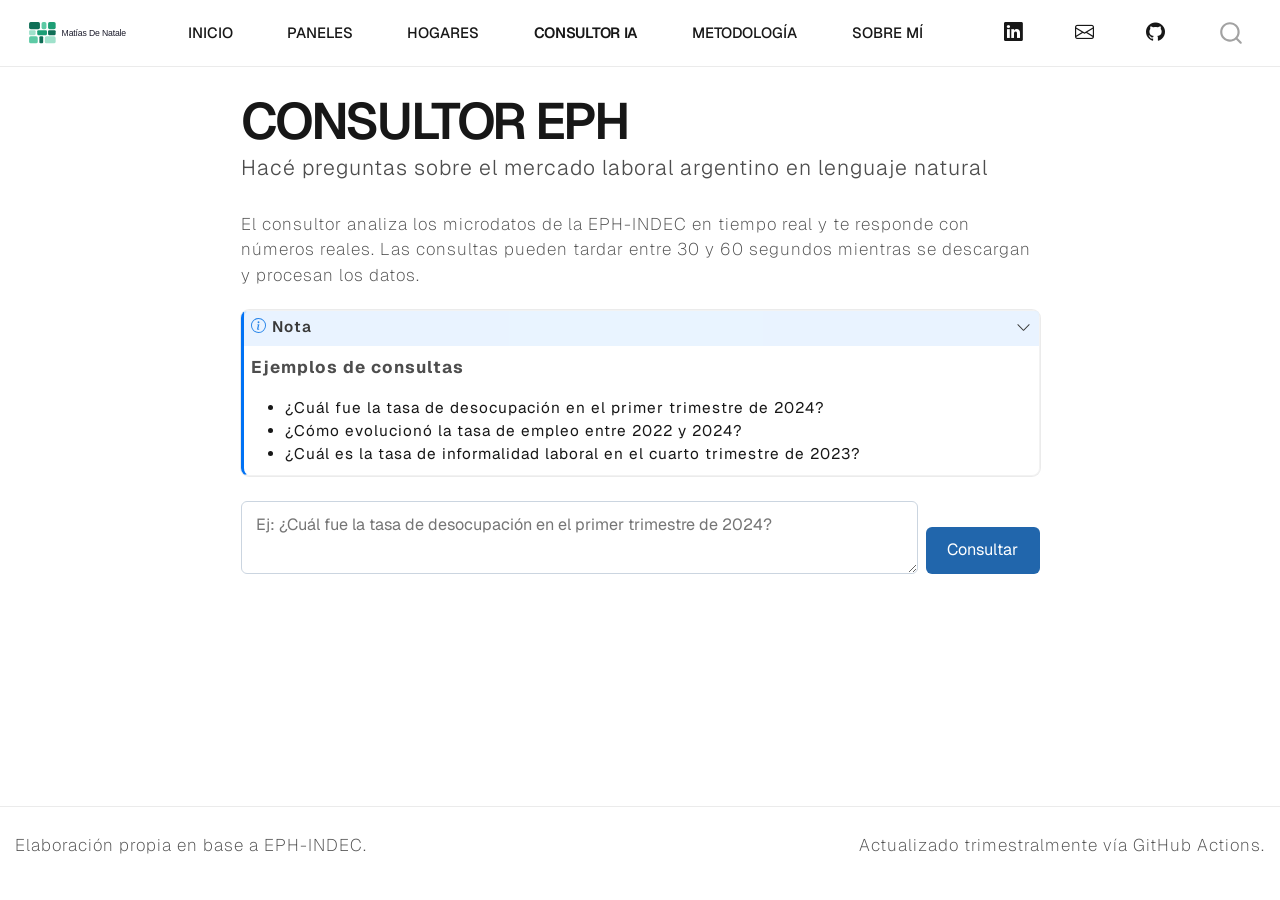
<file: chat.html>
<!DOCTYPE html>
<html xmlns="http://www.w3.org/1999/xhtml" lang="es" xml:lang="es"><head>

<meta charset="utf-8">
<meta name="generator" content="quarto-1.8.27">

<meta name="viewport" content="width=device-width, initial-scale=1.0, user-scalable=yes">


<title>Consultor EPH – Mercado de Trabajo — EPH</title>
<style>
code{white-space: pre-wrap;}
span.smallcaps{font-variant: small-caps;}
div.columns{display: flex; gap: min(4vw, 1.5em);}
div.column{flex: auto; overflow-x: auto;}
div.hanging-indent{margin-left: 1.5em; text-indent: -1.5em;}
ul.task-list{list-style: none;}
ul.task-list li input[type="checkbox"] {
  width: 0.8em;
  margin: 0 0.8em 0.2em -1em; /* quarto-specific, see https://github.com/quarto-dev/quarto-cli/issues/4556 */ 
  vertical-align: middle;
}
</style>


<script src="site_libs/quarto-nav/quarto-nav.js"></script>
<script src="site_libs/quarto-nav/headroom.min.js"></script>
<script src="site_libs/clipboard/clipboard.min.js"></script>
<script src="site_libs/quarto-search/autocomplete.umd.js"></script>
<script src="site_libs/quarto-search/fuse.min.js"></script>
<script src="site_libs/quarto-search/quarto-search.js"></script>
<meta name="quarto:offset" content="./">
<link href="./favicon_matias_de_natale.png" rel="icon" type="image/png">
<script src="site_libs/quarto-html/quarto.js" type="module"></script>
<script src="site_libs/quarto-html/tabsets/tabsets.js" type="module"></script>
<script src="site_libs/quarto-html/axe/axe-check.js" type="module"></script>
<script src="site_libs/quarto-html/popper.min.js"></script>
<script src="site_libs/quarto-html/tippy.umd.min.js"></script>
<script src="site_libs/quarto-html/anchor.min.js"></script>
<link href="site_libs/quarto-html/tippy.css" rel="stylesheet">
<link href="site_libs/quarto-html/quarto-syntax-highlighting-3cfa09d2010059c8592a0b9eb880ecc3.css" rel="stylesheet" id="quarto-text-highlighting-styles">
<script src="site_libs/bootstrap/bootstrap.min.js"></script>
<link href="site_libs/bootstrap/bootstrap-icons.css" rel="stylesheet">
<link href="site_libs/bootstrap/bootstrap-94d6d682eedaf16119453bbc06051848.min.css" rel="stylesheet" append-hash="true" id="quarto-bootstrap" data-mode="light">
<script id="quarto-search-options" type="application/json">{
  "location": "navbar",
  "copy-button": false,
  "collapse-after": 3,
  "panel-placement": "end",
  "type": "overlay",
  "limit": 50,
  "keyboard-shortcut": [
    "f",
    "/",
    "s"
  ],
  "show-item-context": false,
  "language": {
    "search-no-results-text": "No se han encontrado resultados",
    "search-matching-documents-text": "documentos encontrados",
    "search-copy-link-title": "Copiar el enlace en la búsqueda",
    "search-hide-matches-text": "Ocultar resultados adicionales",
    "search-more-match-text": "resultado adicional en este documento",
    "search-more-matches-text": "resultados adicionales en este documento",
    "search-clear-button-title": "Borrar",
    "search-text-placeholder": "",
    "search-detached-cancel-button-title": "Cancelar",
    "search-submit-button-title": "Enviar",
    "search-label": "Buscar"
  }
}</script>
<style>html{ scroll-behavior: smooth; }</style>


</head>

<body class="nav-fixed fullcontent quarto-light">

<div id="quarto-search-results"></div>
  <header id="quarto-header" class="headroom fixed-top">
    <nav class="navbar navbar-expand-lg " data-bs-theme="dark">
      <div class="navbar-container container-fluid">
      <div class="navbar-brand-container mx-auto">
    <a href="./index.html" class="navbar-brand navbar-brand-logo">
    <img src="./logos y fotos/logo_navbar.svg" alt="" class="navbar-logo light-content">
    <img src="./logos y fotos/logo_navbar.svg" alt="" class="navbar-logo dark-content">
    </a>
  </div>
            <div id="quarto-search" class="" title="Buscar"></div>
          <button class="navbar-toggler" type="button" data-bs-toggle="collapse" data-bs-target="#navbarCollapse" aria-controls="navbarCollapse" role="menu" aria-expanded="false" aria-label="Navegación de palanca" onclick="if (window.quartoToggleHeadroom) { window.quartoToggleHeadroom(); }">
  <span class="navbar-toggler-icon"></span>
</button>
          <div class="collapse navbar-collapse" id="navbarCollapse">
            <ul class="navbar-nav navbar-nav-scroll me-auto">
  <li class="nav-item">
    <a class="nav-link" href="./index.html"> 
<span class="menu-text">Inicio</span></a>
  </li>  
  <li class="nav-item">
    <a class="nav-link" href="./paneles.html"> 
<span class="menu-text">Paneles</span></a>
  </li>  
  <li class="nav-item">
    <a class="nav-link" href="./hogares.html"> 
<span class="menu-text">Hogares</span></a>
  </li>  
  <li class="nav-item">
    <a class="nav-link active" href="./chat.html" aria-current="page"> 
<span class="menu-text">Consultor IA</span></a>
  </li>  
  <li class="nav-item">
    <a class="nav-link" href="./metodologia.html"> 
<span class="menu-text">Metodología</span></a>
  </li>  
  <li class="nav-item">
    <a class="nav-link" href="./sobre-mi.html"> 
<span class="menu-text">Sobre mí</span></a>
  </li>  
</ul>
            <ul class="navbar-nav navbar-nav-scroll ms-auto">
  <li class="nav-item compact">
    <a class="nav-link" href="https://www.linkedin.com/in/matías-de-natale-336745181"> <i class="bi bi-linkedin" role="img" aria-label="LinkedIn">
</i> 
<span class="menu-text"></span></a>
  </li>  
  <li class="nav-item compact">
    <a class="nav-link" href="mailto:matias_denatale@hotmail.com"> <i class="bi bi-envelope" role="img" aria-label="Email">
</i> 
<span class="menu-text"></span></a>
  </li>  
  <li class="nav-item compact">
    <a class="nav-link" href="https://github.com/matias-denatale/mercado-trabajo-eph"> <i class="bi bi-github" role="img" aria-label="GitHub">
</i> 
<span class="menu-text"></span></a>
  </li>  
</ul>
          </div> <!-- /navcollapse -->
            <div class="quarto-navbar-tools">
</div>
      </div> <!-- /container-fluid -->
    </nav>
</header>
<!-- content -->
<div id="quarto-content" class="quarto-container page-columns page-rows-contents page-layout-article page-navbar">
<!-- sidebar -->
<!-- margin-sidebar -->
    
<!-- main -->
<main class="content" id="quarto-document-content">

<header id="title-block-header" class="quarto-title-block default">
<div class="quarto-title">
<h1 class="title">Consultor EPH</h1>
<p class="subtitle lead">Hacé preguntas sobre el mercado laboral argentino en lenguaje natural</p>
</div>



<div class="quarto-title-meta">

    
  
    
  </div>
  


</header>


<p>El consultor analiza los microdatos de la EPH-INDEC en tiempo real y te responde con números reales. Las consultas pueden tardar entre 30 y 60 segundos mientras se descargan y procesan los datos.</p>
<div class="callout callout-style-default callout-note callout-titled">
<div class="callout-header d-flex align-content-center" data-bs-toggle="collapse" data-bs-target=".callout-1-contents" aria-controls="callout-1" aria-expanded="true" aria-label="Toggle callout">
<div class="callout-icon-container">
<i class="callout-icon"></i>
</div>
<div class="callout-title-container flex-fill">
Nota
</div>
<div class="callout-btn-toggle d-inline-block border-0 py-1 ps-1 pe-0 float-end"><i class="callout-toggle"></i></div>
</div>
<div id="callout-1" class="callout-1-contents callout-collapse collapse show">
<div class="callout-body-container callout-body">
<p><strong>Ejemplos de consultas</strong></p>
<ul>
<li>¿Cuál fue la tasa de desocupación en el primer trimestre de 2024?</li>
<li>¿Cómo evolucionó la tasa de empleo entre 2022 y 2024?</li>
<li>¿Cuál es la tasa de informalidad laboral en el cuarto trimestre de 2023?</li>
</ul>
</div>
</div>
</div>
<div id="eph-chat" style="margin-top: 1.5rem;">

  <div style="display: flex; gap: 0.5rem; align-items: flex-end;">
    <textarea id="chat-input" rows="2" placeholder="Ej: ¿Cuál fue la tasa de desocupación en el primer trimestre de 2024?" style="
        flex: 1;
        padding: 0.65rem 0.85rem;
        border: 1px solid #cbd5e0;
        border-radius: 6px;
        font-size: 0.95rem;
        font-family: inherit;
        resize: vertical;
        line-height: 1.5;
      "></textarea>
    <button id="chat-btn" onclick="enviarConsulta()" style="
        padding: 0.65rem 1.25rem;
        background: #2166ac;
        color: white;
        border: none;
        border-radius: 6px;
        font-size: 0.95rem;
        font-family: inherit;
        cursor: pointer;
        white-space: nowrap;
        height: fit-content;
      ">Consultar</button>
  </div>

  <div id="chat-loading" style="display:none; margin-top: 1rem; color: #718096; font-size: 0.9rem;">
    ⏳ Procesando — descargando microdatos y ejecutando análisis...
  </div>

  <div id="chat-error" style="display:none; margin-top: 1rem;"></div>

  <div id="chat-result" style="display:none; margin-top: 1.5rem;">
    <div id="chat-answer" style="
        background: #ebf8ff;
        border-left: 4px solid #2166ac;
        padding: 1rem 1.25rem;
        border-radius: 0 6px 6px 0;
        font-size: 0.97rem;
        line-height: 1.7;
        white-space: pre-wrap;
      "></div>

    <details style="margin-top: 1rem;">
      <summary style="cursor: pointer; font-size: 0.85rem; color: #718096;">Ver código R ejecutado</summary>
      <pre id="chat-rcode" style="
        background: #f7fafc;
        border: 1px solid #e2e8f0;
        border-radius: 6px;
        padding: 0.85rem;
        font-size: 0.82rem;
        overflow-x: auto;
        margin-top: 0.5rem;
        white-space: pre-wrap;
      "></pre>
    </details>

    <details style="margin-top: 0.5rem;">
      <summary style="cursor: pointer; font-size: 0.85rem; color: #718096;">Ver output del sandbox</summary>
      <pre id="chat-routput" style="
        background: #f7fafc;
        border: 1px solid #e2e8f0;
        border-radius: 6px;
        padding: 0.85rem;
        font-size: 0.82rem;
        overflow-x: auto;
        margin-top: 0.5rem;
        white-space: pre-wrap;
      "></pre>
    </details>
  </div>

</div>

<script>
// Cambiar a la URL del backend deployado cuando esté en producción
const API_URL = "https://eph-chat-f9gvq.ondigitalocean.app";

async function enviarConsulta() {
  const input = document.getElementById("chat-input");
  const question = input.value.trim();
  if (!question) return;

  const btn      = document.getElementById("chat-btn");
  const loading  = document.getElementById("chat-loading");
  const error    = document.getElementById("chat-error");
  const result   = document.getElementById("chat-result");
  const answer   = document.getElementById("chat-answer");
  const rcode    = document.getElementById("chat-rcode");
  const routput  = document.getElementById("chat-routput");

  btn.disabled = true;
  loading.style.display = "block";
  error.style.display   = "none";
  result.style.display  = "none";

  try {
    const resp = await fetch(`${API_URL}/chat`, {
      method: "POST",
      headers: { "Content-Type": "application/json" },
      body: JSON.stringify({ question }),
    });

    if (!resp.ok) {
      const data = await resp.json().catch(() => ({}));
      throw new Error(data.detail || `Error ${resp.status}`);
    }

    const data = await resp.json();
    answer.textContent  = data.answer;
    rcode.textContent   = data.r_code;
    routput.textContent = data.r_output;
    result.style.display = "block";

  } catch (err) {
    error.innerHTML = `
      <div style="
        background: #fff5f5;
        border-left: 4px solid #d73027;
        padding: 0.85rem 1rem;
        border-radius: 0 6px 6px 0;
        font-size: 0.9rem;
        color: #742a2a;
      ">
        <strong>Error:</strong> ${err.message}
      </div>`;
    error.style.display = "block";
  } finally {
    btn.disabled = false;
    loading.style.display = "none";
  }
}

document.getElementById("chat-input").addEventListener("keydown", function(e) {
  if (e.key === "Enter" && !e.shiftKey) {
    e.preventDefault();
    enviarConsulta();
  }
});
</script>



</main> <!-- /main -->
<script id="quarto-html-after-body" type="application/javascript">
  window.document.addEventListener("DOMContentLoaded", function (event) {
    const icon = "";
    const anchorJS = new window.AnchorJS();
    anchorJS.options = {
      placement: 'right',
      icon: icon
    };
    anchorJS.add('.anchored');
    const isCodeAnnotation = (el) => {
      for (const clz of el.classList) {
        if (clz.startsWith('code-annotation-')) {                     
          return true;
        }
      }
      return false;
    }
    const onCopySuccess = function(e) {
      // button target
      const button = e.trigger;
      // don't keep focus
      button.blur();
      // flash "checked"
      button.classList.add('code-copy-button-checked');
      var currentTitle = button.getAttribute("title");
      button.setAttribute("title", "Copiado");
      let tooltip;
      if (window.bootstrap) {
        button.setAttribute("data-bs-toggle", "tooltip");
        button.setAttribute("data-bs-placement", "left");
        button.setAttribute("data-bs-title", "Copiado");
        tooltip = new bootstrap.Tooltip(button, 
          { trigger: "manual", 
            customClass: "code-copy-button-tooltip",
            offset: [0, -8]});
        tooltip.show();    
      }
      setTimeout(function() {
        if (tooltip) {
          tooltip.hide();
          button.removeAttribute("data-bs-title");
          button.removeAttribute("data-bs-toggle");
          button.removeAttribute("data-bs-placement");
        }
        button.setAttribute("title", currentTitle);
        button.classList.remove('code-copy-button-checked');
      }, 1000);
      // clear code selection
      e.clearSelection();
    }
    const getTextToCopy = function(trigger) {
      const outerScaffold = trigger.parentElement.cloneNode(true);
      const codeEl = outerScaffold.querySelector('code');
      for (const childEl of codeEl.children) {
        if (isCodeAnnotation(childEl)) {
          childEl.remove();
        }
      }
      return codeEl.innerText;
    }
    const clipboard = new window.ClipboardJS('.code-copy-button:not([data-in-quarto-modal])', {
      text: getTextToCopy
    });
    clipboard.on('success', onCopySuccess);
    if (window.document.getElementById('quarto-embedded-source-code-modal')) {
      const clipboardModal = new window.ClipboardJS('.code-copy-button[data-in-quarto-modal]', {
        text: getTextToCopy,
        container: window.document.getElementById('quarto-embedded-source-code-modal')
      });
      clipboardModal.on('success', onCopySuccess);
    }
      var localhostRegex = new RegExp(/^(?:http|https):\/\/localhost\:?[0-9]*\//);
      var mailtoRegex = new RegExp(/^mailto:/);
        var filterRegex = new RegExp("https:\/\/matias-denatale\.github\.io\/mercado-trabajo-eph\/");
      var isInternal = (href) => {
          return filterRegex.test(href) || localhostRegex.test(href) || mailtoRegex.test(href);
      }
      // Inspect non-navigation links and adorn them if external
     var links = window.document.querySelectorAll('a[href]:not(.nav-link):not(.navbar-brand):not(.toc-action):not(.sidebar-link):not(.sidebar-item-toggle):not(.pagination-link):not(.no-external):not([aria-hidden]):not(.dropdown-item):not(.quarto-navigation-tool):not(.about-link)');
      for (var i=0; i<links.length; i++) {
        const link = links[i];
        if (!isInternal(link.href)) {
          // undo the damage that might have been done by quarto-nav.js in the case of
          // links that we want to consider external
          if (link.dataset.originalHref !== undefined) {
            link.href = link.dataset.originalHref;
          }
        }
      }
    function tippyHover(el, contentFn, onTriggerFn, onUntriggerFn) {
      const config = {
        allowHTML: true,
        maxWidth: 500,
        delay: 100,
        arrow: false,
        appendTo: function(el) {
            return el.parentElement;
        },
        interactive: true,
        interactiveBorder: 10,
        theme: 'quarto',
        placement: 'bottom-start',
      };
      if (contentFn) {
        config.content = contentFn;
      }
      if (onTriggerFn) {
        config.onTrigger = onTriggerFn;
      }
      if (onUntriggerFn) {
        config.onUntrigger = onUntriggerFn;
      }
      window.tippy(el, config); 
    }
    const noterefs = window.document.querySelectorAll('a[role="doc-noteref"]');
    for (var i=0; i<noterefs.length; i++) {
      const ref = noterefs[i];
      tippyHover(ref, function() {
        // use id or data attribute instead here
        let href = ref.getAttribute('data-footnote-href') || ref.getAttribute('href');
        try { href = new URL(href).hash; } catch {}
        const id = href.replace(/^#\/?/, "");
        const note = window.document.getElementById(id);
        if (note) {
          return note.innerHTML;
        } else {
          return "";
        }
      });
    }
    const xrefs = window.document.querySelectorAll('a.quarto-xref');
    const processXRef = (id, note) => {
      // Strip column container classes
      const stripColumnClz = (el) => {
        el.classList.remove("page-full", "page-columns");
        if (el.children) {
          for (const child of el.children) {
            stripColumnClz(child);
          }
        }
      }
      stripColumnClz(note)
      if (id === null || id.startsWith('sec-')) {
        // Special case sections, only their first couple elements
        const container = document.createElement("div");
        if (note.children && note.children.length > 2) {
          container.appendChild(note.children[0].cloneNode(true));
          for (let i = 1; i < note.children.length; i++) {
            const child = note.children[i];
            if (child.tagName === "P" && child.innerText === "") {
              continue;
            } else {
              container.appendChild(child.cloneNode(true));
              break;
            }
          }
          if (window.Quarto?.typesetMath) {
            window.Quarto.typesetMath(container);
          }
          return container.innerHTML
        } else {
          if (window.Quarto?.typesetMath) {
            window.Quarto.typesetMath(note);
          }
          return note.innerHTML;
        }
      } else {
        // Remove any anchor links if they are present
        const anchorLink = note.querySelector('a.anchorjs-link');
        if (anchorLink) {
          anchorLink.remove();
        }
        if (window.Quarto?.typesetMath) {
          window.Quarto.typesetMath(note);
        }
        if (note.classList.contains("callout")) {
          return note.outerHTML;
        } else {
          return note.innerHTML;
        }
      }
    }
    for (var i=0; i<xrefs.length; i++) {
      const xref = xrefs[i];
      tippyHover(xref, undefined, function(instance) {
        instance.disable();
        let url = xref.getAttribute('href');
        let hash = undefined; 
        if (url.startsWith('#')) {
          hash = url;
        } else {
          try { hash = new URL(url).hash; } catch {}
        }
        if (hash) {
          const id = hash.replace(/^#\/?/, "");
          const note = window.document.getElementById(id);
          if (note !== null) {
            try {
              const html = processXRef(id, note.cloneNode(true));
              instance.setContent(html);
            } finally {
              instance.enable();
              instance.show();
            }
          } else {
            // See if we can fetch this
            fetch(url.split('#')[0])
            .then(res => res.text())
            .then(html => {
              const parser = new DOMParser();
              const htmlDoc = parser.parseFromString(html, "text/html");
              const note = htmlDoc.getElementById(id);
              if (note !== null) {
                const html = processXRef(id, note);
                instance.setContent(html);
              } 
            }).finally(() => {
              instance.enable();
              instance.show();
            });
          }
        } else {
          // See if we can fetch a full url (with no hash to target)
          // This is a special case and we should probably do some content thinning / targeting
          fetch(url)
          .then(res => res.text())
          .then(html => {
            const parser = new DOMParser();
            const htmlDoc = parser.parseFromString(html, "text/html");
            const note = htmlDoc.querySelector('main.content');
            if (note !== null) {
              // This should only happen for chapter cross references
              // (since there is no id in the URL)
              // remove the first header
              if (note.children.length > 0 && note.children[0].tagName === "HEADER") {
                note.children[0].remove();
              }
              const html = processXRef(null, note);
              instance.setContent(html);
            } 
          }).finally(() => {
            instance.enable();
            instance.show();
          });
        }
      }, function(instance) {
      });
    }
        let selectedAnnoteEl;
        const selectorForAnnotation = ( cell, annotation) => {
          let cellAttr = 'data-code-cell="' + cell + '"';
          let lineAttr = 'data-code-annotation="' +  annotation + '"';
          const selector = 'span[' + cellAttr + '][' + lineAttr + ']';
          return selector;
        }
        const selectCodeLines = (annoteEl) => {
          const doc = window.document;
          const targetCell = annoteEl.getAttribute("data-target-cell");
          const targetAnnotation = annoteEl.getAttribute("data-target-annotation");
          const annoteSpan = window.document.querySelector(selectorForAnnotation(targetCell, targetAnnotation));
          const lines = annoteSpan.getAttribute("data-code-lines").split(",");
          const lineIds = lines.map((line) => {
            return targetCell + "-" + line;
          })
          let top = null;
          let height = null;
          let parent = null;
          if (lineIds.length > 0) {
              //compute the position of the single el (top and bottom and make a div)
              const el = window.document.getElementById(lineIds[0]);
              top = el.offsetTop;
              height = el.offsetHeight;
              parent = el.parentElement.parentElement;
            if (lineIds.length > 1) {
              const lastEl = window.document.getElementById(lineIds[lineIds.length - 1]);
              const bottom = lastEl.offsetTop + lastEl.offsetHeight;
              height = bottom - top;
            }
            if (top !== null && height !== null && parent !== null) {
              // cook up a div (if necessary) and position it 
              let div = window.document.getElementById("code-annotation-line-highlight");
              if (div === null) {
                div = window.document.createElement("div");
                div.setAttribute("id", "code-annotation-line-highlight");
                div.style.position = 'absolute';
                parent.appendChild(div);
              }
              div.style.top = top - 2 + "px";
              div.style.height = height + 4 + "px";
              div.style.left = 0;
              let gutterDiv = window.document.getElementById("code-annotation-line-highlight-gutter");
              if (gutterDiv === null) {
                gutterDiv = window.document.createElement("div");
                gutterDiv.setAttribute("id", "code-annotation-line-highlight-gutter");
                gutterDiv.style.position = 'absolute';
                const codeCell = window.document.getElementById(targetCell);
                const gutter = codeCell.querySelector('.code-annotation-gutter');
                gutter.appendChild(gutterDiv);
              }
              gutterDiv.style.top = top - 2 + "px";
              gutterDiv.style.height = height + 4 + "px";
            }
            selectedAnnoteEl = annoteEl;
          }
        };
        const unselectCodeLines = () => {
          const elementsIds = ["code-annotation-line-highlight", "code-annotation-line-highlight-gutter"];
          elementsIds.forEach((elId) => {
            const div = window.document.getElementById(elId);
            if (div) {
              div.remove();
            }
          });
          selectedAnnoteEl = undefined;
        };
          // Handle positioning of the toggle
      window.addEventListener(
        "resize",
        throttle(() => {
          elRect = undefined;
          if (selectedAnnoteEl) {
            selectCodeLines(selectedAnnoteEl);
          }
        }, 10)
      );
      function throttle(fn, ms) {
      let throttle = false;
      let timer;
        return (...args) => {
          if(!throttle) { // first call gets through
              fn.apply(this, args);
              throttle = true;
          } else { // all the others get throttled
              if(timer) clearTimeout(timer); // cancel #2
              timer = setTimeout(() => {
                fn.apply(this, args);
                timer = throttle = false;
              }, ms);
          }
        };
      }
        // Attach click handler to the DT
        const annoteDls = window.document.querySelectorAll('dt[data-target-cell]');
        for (const annoteDlNode of annoteDls) {
          annoteDlNode.addEventListener('click', (event) => {
            const clickedEl = event.target;
            if (clickedEl !== selectedAnnoteEl) {
              unselectCodeLines();
              const activeEl = window.document.querySelector('dt[data-target-cell].code-annotation-active');
              if (activeEl) {
                activeEl.classList.remove('code-annotation-active');
              }
              selectCodeLines(clickedEl);
              clickedEl.classList.add('code-annotation-active');
            } else {
              // Unselect the line
              unselectCodeLines();
              clickedEl.classList.remove('code-annotation-active');
            }
          });
        }
    const findCites = (el) => {
      const parentEl = el.parentElement;
      if (parentEl) {
        const cites = parentEl.dataset.cites;
        if (cites) {
          return {
            el,
            cites: cites.split(' ')
          };
        } else {
          return findCites(el.parentElement)
        }
      } else {
        return undefined;
      }
    };
    var bibliorefs = window.document.querySelectorAll('a[role="doc-biblioref"]');
    for (var i=0; i<bibliorefs.length; i++) {
      const ref = bibliorefs[i];
      const citeInfo = findCites(ref);
      if (citeInfo) {
        tippyHover(citeInfo.el, function() {
          var popup = window.document.createElement('div');
          citeInfo.cites.forEach(function(cite) {
            var citeDiv = window.document.createElement('div');
            citeDiv.classList.add('hanging-indent');
            citeDiv.classList.add('csl-entry');
            var biblioDiv = window.document.getElementById('ref-' + cite);
            if (biblioDiv) {
              citeDiv.innerHTML = biblioDiv.innerHTML;
            }
            popup.appendChild(citeDiv);
          });
          return popup.innerHTML;
        });
      }
    }
  });
  </script>
</div> <!-- /content -->
<footer class="footer">
  <div class="nav-footer">
    <div class="nav-footer-left">
<p>Elaboración propia en base a EPH-INDEC.</p>
</div>   
    <div class="nav-footer-center">
      &nbsp;
    </div>
    <div class="nav-footer-right">
<p>Actualizado trimestralmente vía GitHub Actions.</p>
</div>
  </div>
</footer>




<script src="site_libs/quarto-html/zenscroll-min.js"></script>
</body></html>
</file>
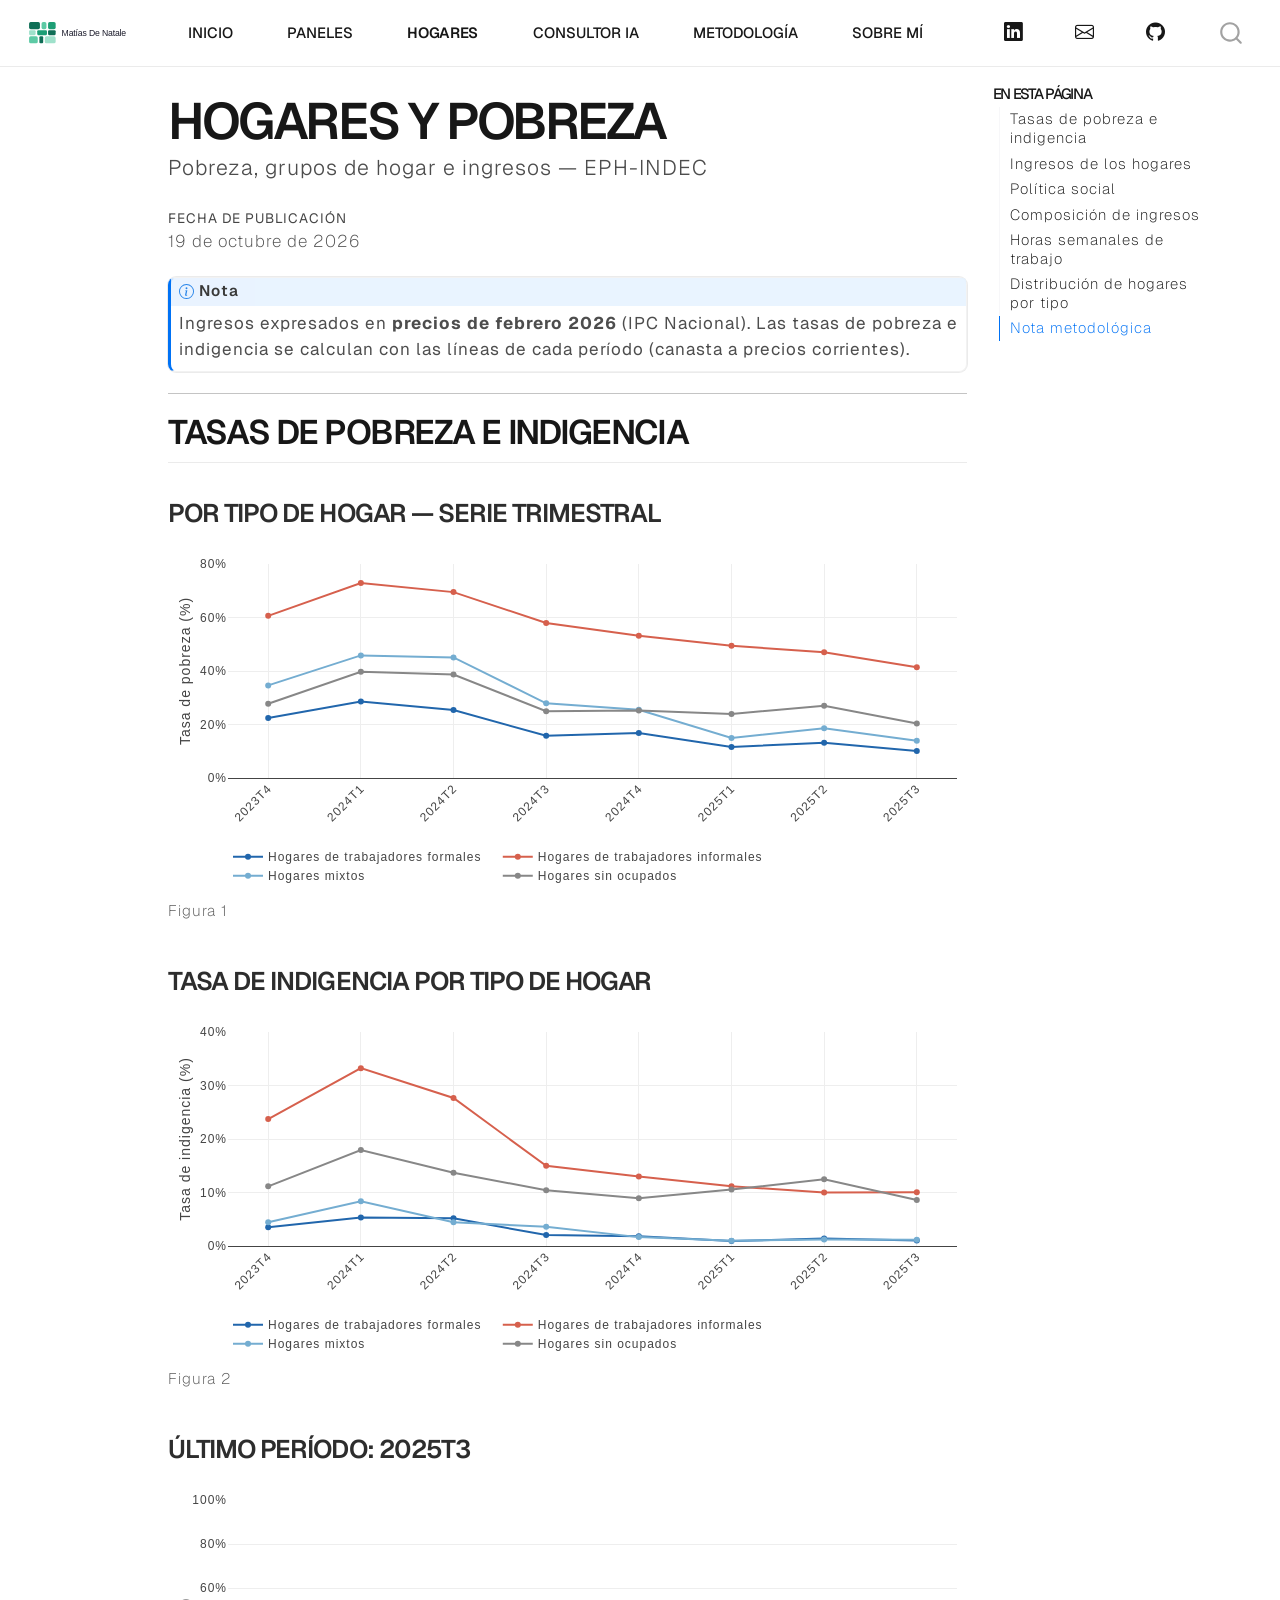
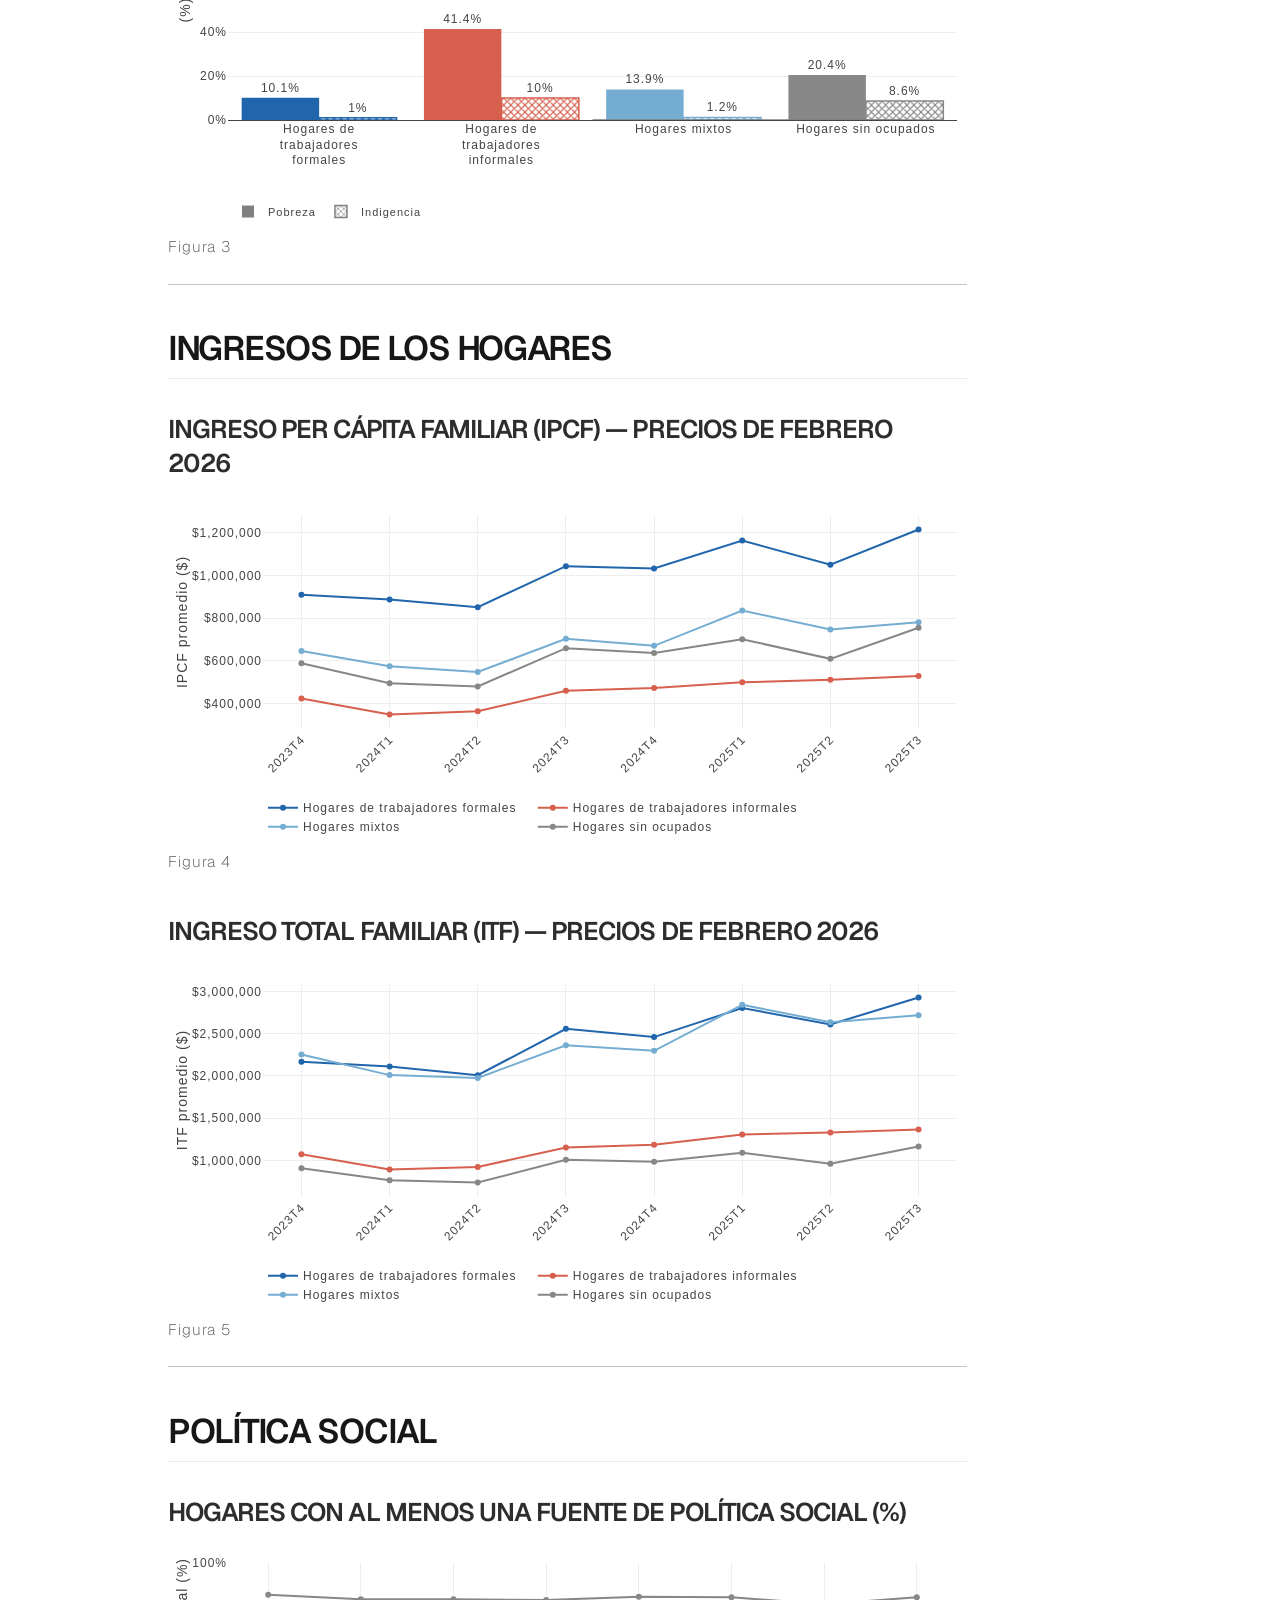
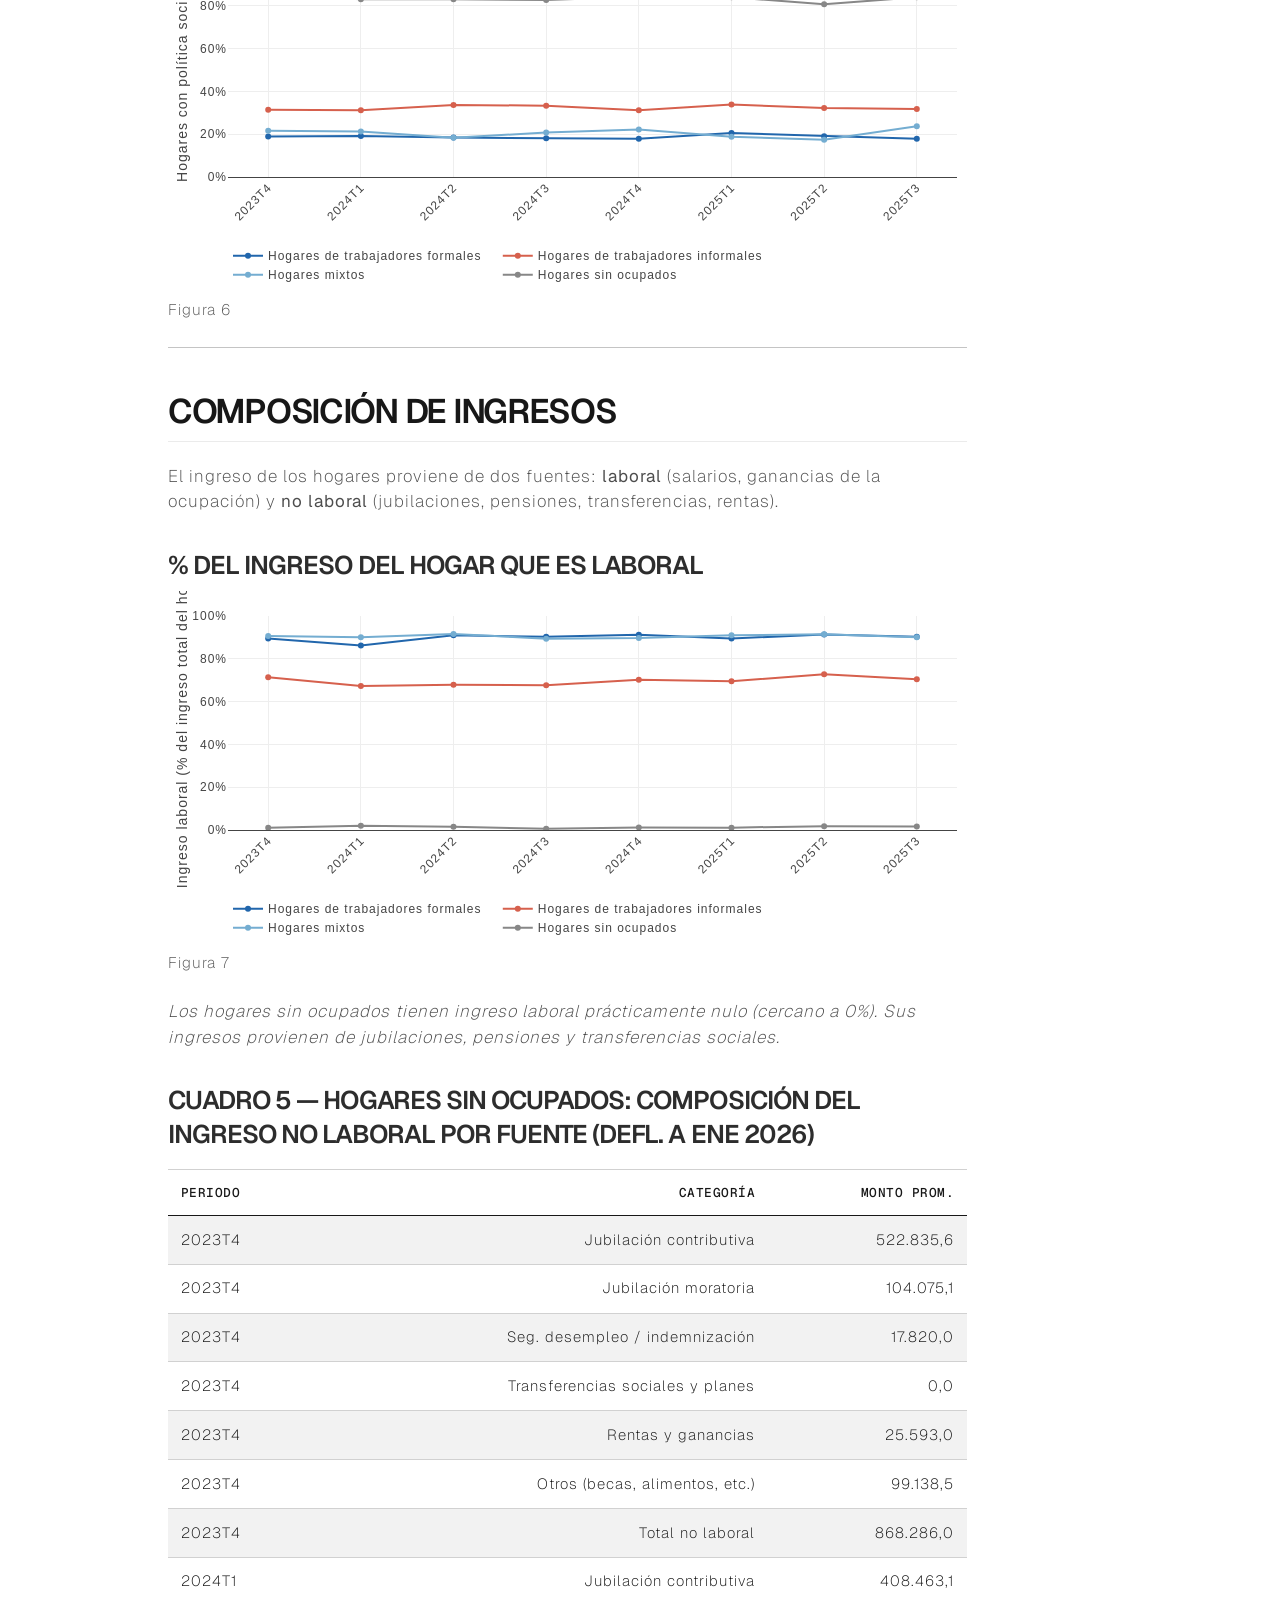
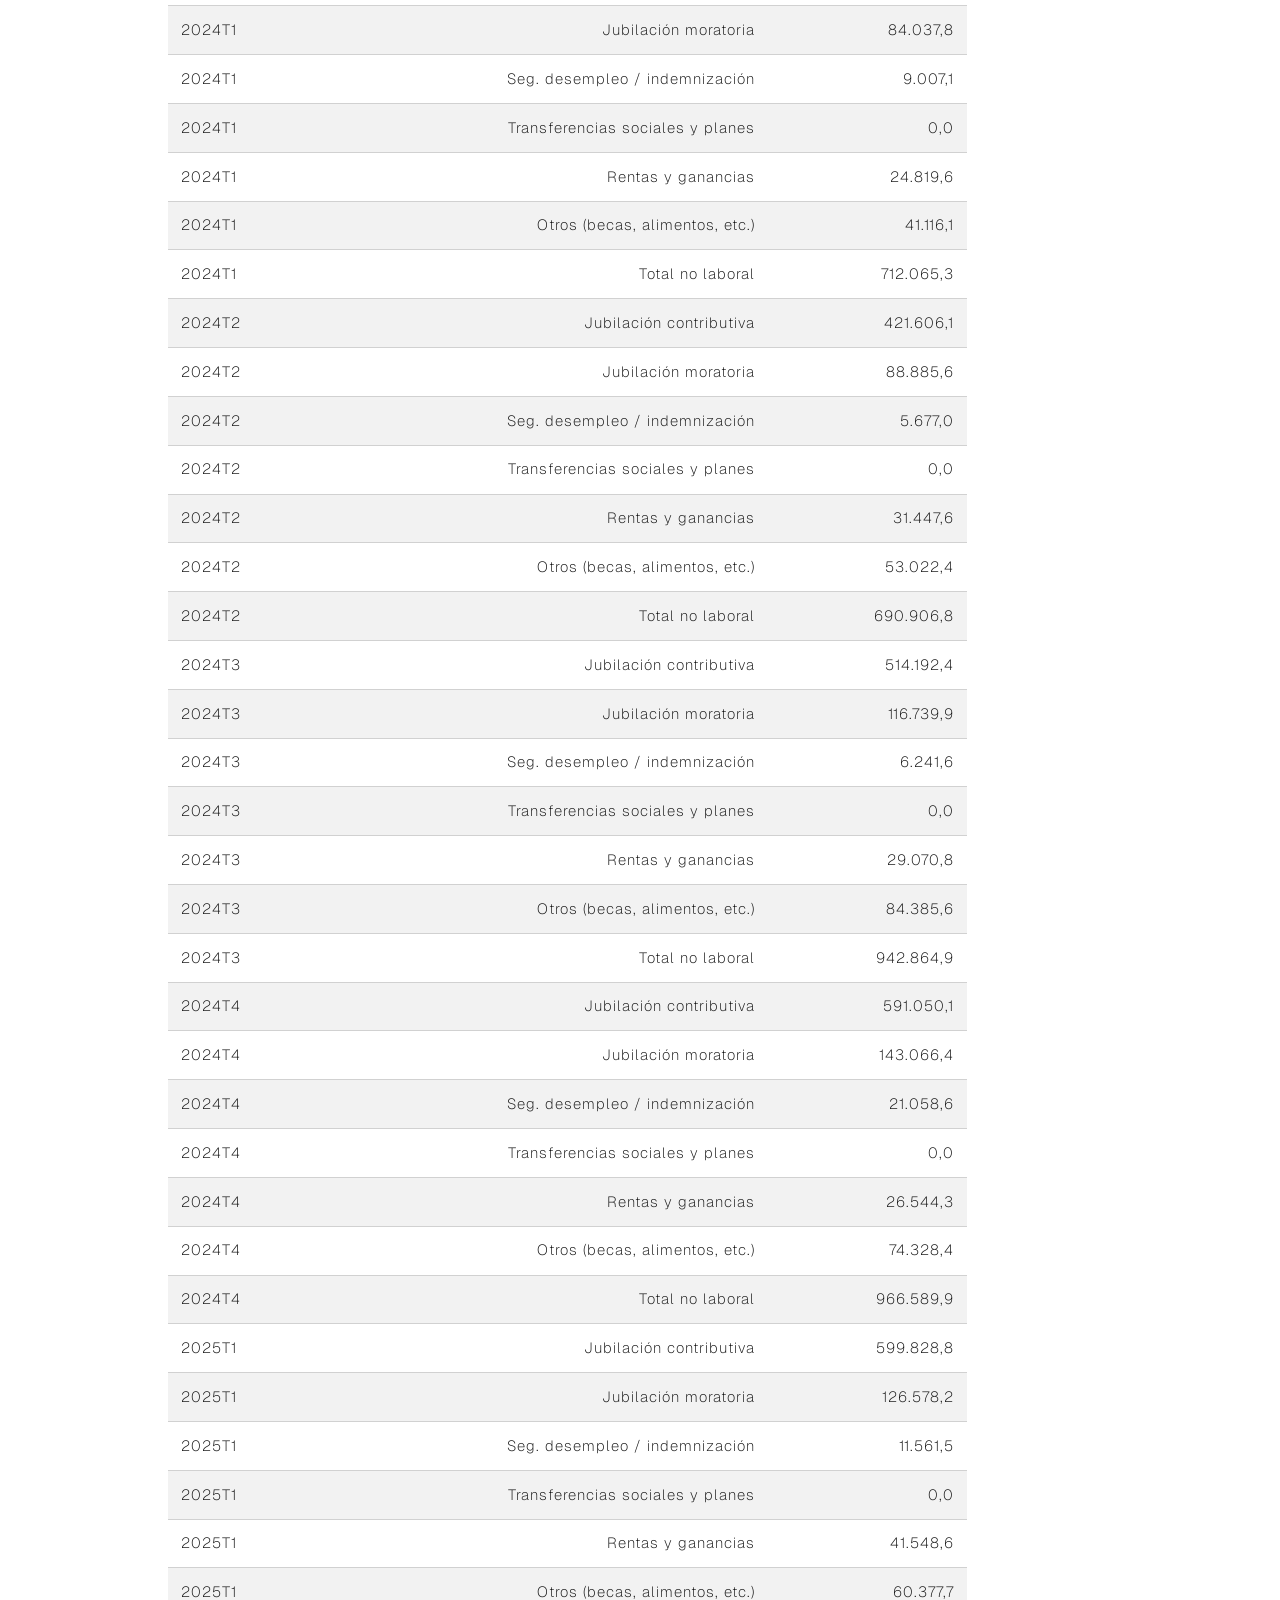
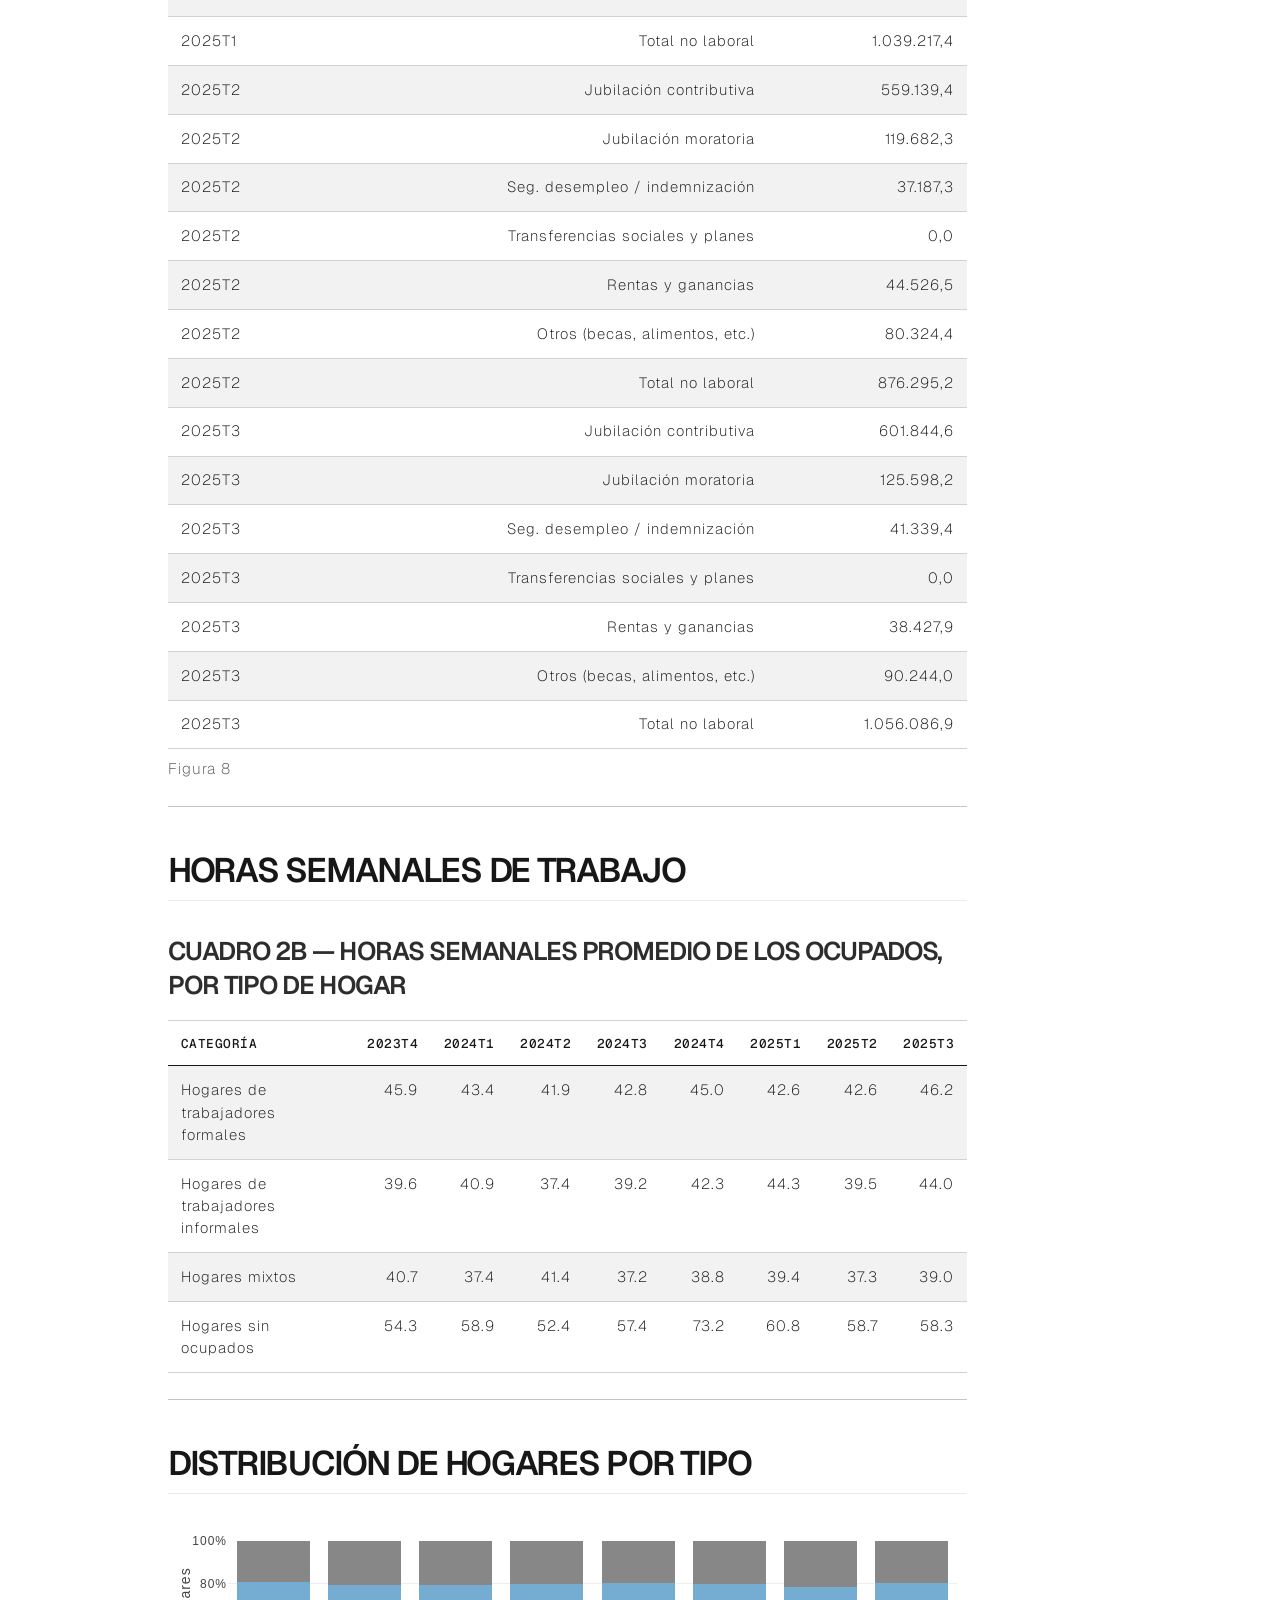
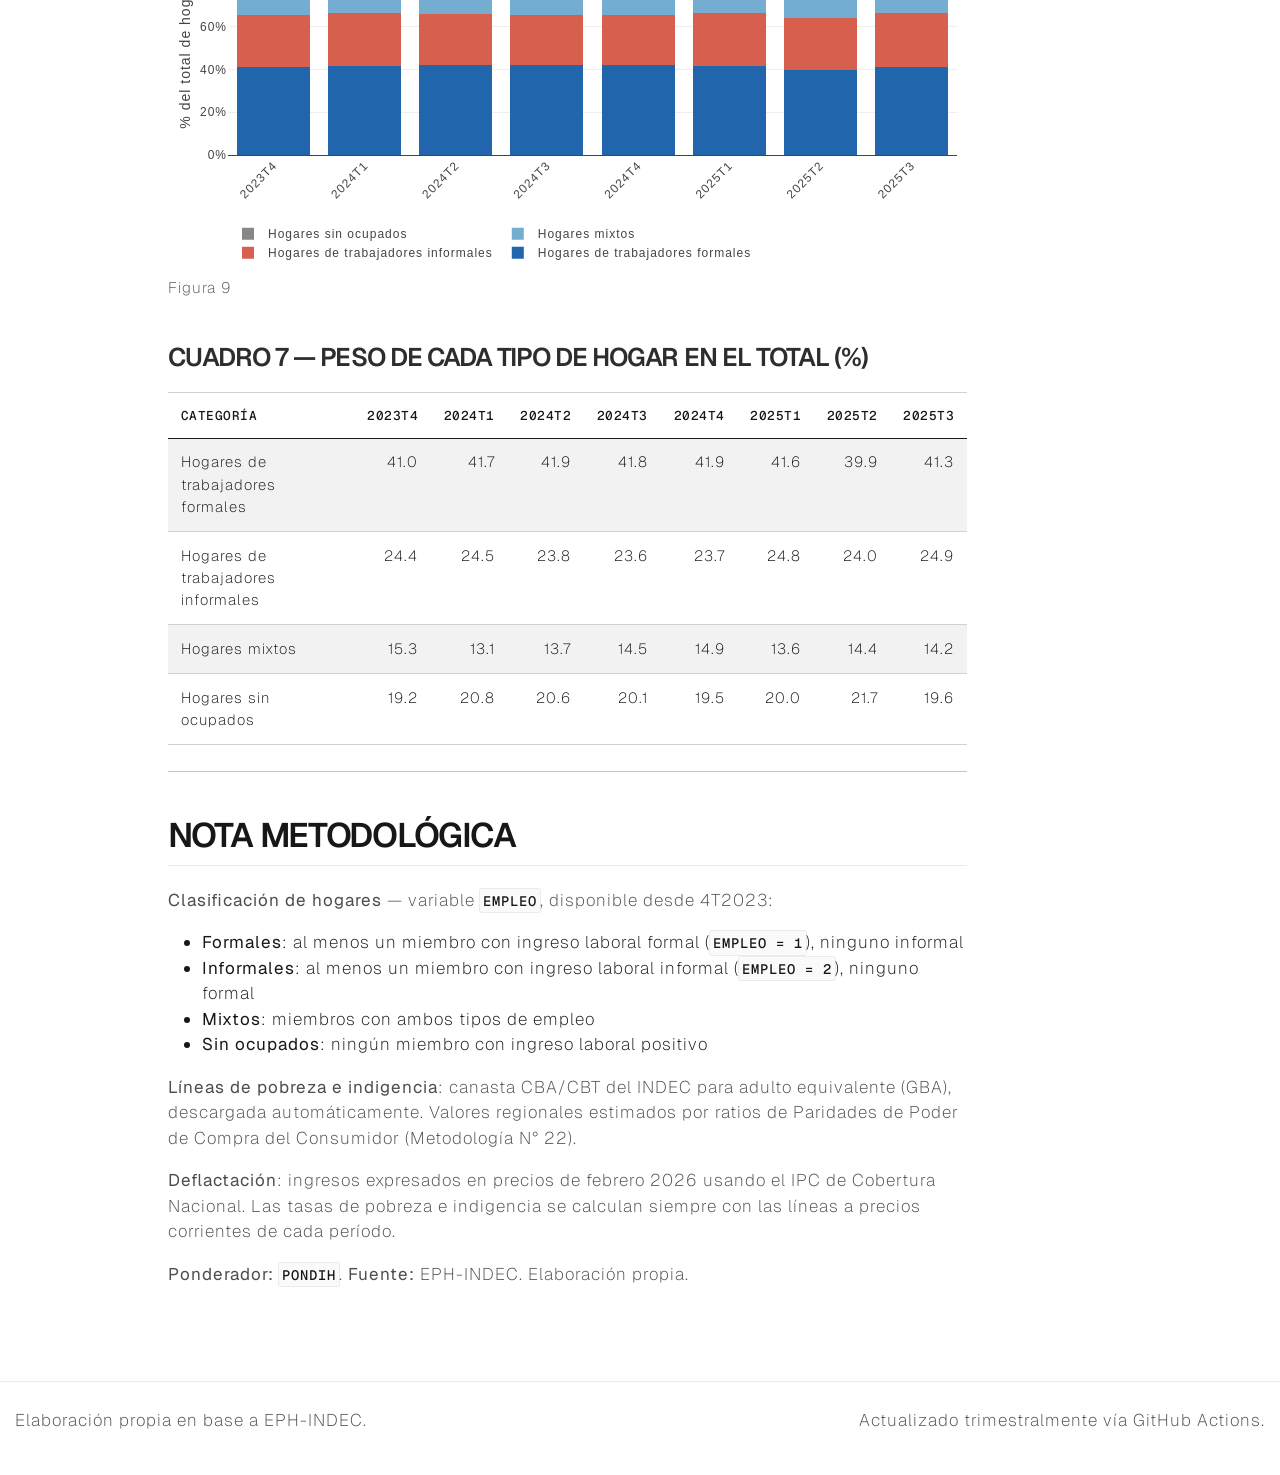
<file: hogares.html>
<!DOCTYPE html>
<html xmlns="http://www.w3.org/1999/xhtml" lang="es" xml:lang="es"><head>

<meta charset="utf-8">
<meta name="generator" content="quarto-1.8.27">

<meta name="viewport" content="width=device-width, initial-scale=1.0, user-scalable=yes">


<title>Hogares y pobreza – Mercado de Trabajo — EPH</title>
<style>
code{white-space: pre-wrap;}
span.smallcaps{font-variant: small-caps;}
div.columns{display: flex; gap: min(4vw, 1.5em);}
div.column{flex: auto; overflow-x: auto;}
div.hanging-indent{margin-left: 1.5em; text-indent: -1.5em;}
ul.task-list{list-style: none;}
ul.task-list li input[type="checkbox"] {
  width: 0.8em;
  margin: 0 0.8em 0.2em -1em; /* quarto-specific, see https://github.com/quarto-dev/quarto-cli/issues/4556 */ 
  vertical-align: middle;
}
</style>


<script src="site_libs/quarto-nav/quarto-nav.js"></script>
<script src="site_libs/quarto-nav/headroom.min.js"></script>
<script src="site_libs/clipboard/clipboard.min.js"></script>
<script src="site_libs/quarto-search/autocomplete.umd.js"></script>
<script src="site_libs/quarto-search/fuse.min.js"></script>
<script src="site_libs/quarto-search/quarto-search.js"></script>
<meta name="quarto:offset" content="./">
<link href="./favicon_matias_de_natale.png" rel="icon" type="image/png">
<script src="site_libs/quarto-html/quarto.js" type="module"></script>
<script src="site_libs/quarto-html/tabsets/tabsets.js" type="module"></script>
<script src="site_libs/quarto-html/axe/axe-check.js" type="module"></script>
<script src="site_libs/quarto-html/popper.min.js"></script>
<script src="site_libs/quarto-html/tippy.umd.min.js"></script>
<script src="site_libs/quarto-html/anchor.min.js"></script>
<link href="site_libs/quarto-html/tippy.css" rel="stylesheet">
<link href="site_libs/quarto-html/quarto-syntax-highlighting-3cfa09d2010059c8592a0b9eb880ecc3.css" rel="stylesheet" id="quarto-text-highlighting-styles">
<script src="site_libs/bootstrap/bootstrap.min.js"></script>
<link href="site_libs/bootstrap/bootstrap-icons.css" rel="stylesheet">
<link href="site_libs/bootstrap/bootstrap-94d6d682eedaf16119453bbc06051848.min.css" rel="stylesheet" append-hash="true" id="quarto-bootstrap" data-mode="light">
<script id="quarto-search-options" type="application/json">{
  "location": "navbar",
  "copy-button": false,
  "collapse-after": 3,
  "panel-placement": "end",
  "type": "overlay",
  "limit": 50,
  "keyboard-shortcut": [
    "f",
    "/",
    "s"
  ],
  "show-item-context": false,
  "language": {
    "search-no-results-text": "No se han encontrado resultados",
    "search-matching-documents-text": "documentos encontrados",
    "search-copy-link-title": "Copiar el enlace en la búsqueda",
    "search-hide-matches-text": "Ocultar resultados adicionales",
    "search-more-match-text": "resultado adicional en este documento",
    "search-more-matches-text": "resultados adicionales en este documento",
    "search-clear-button-title": "Borrar",
    "search-text-placeholder": "",
    "search-detached-cancel-button-title": "Cancelar",
    "search-submit-button-title": "Enviar",
    "search-label": "Buscar"
  }
}</script>
<style>html{ scroll-behavior: smooth; }</style>
<link href="site_libs/htmltools-fill-0.5.8.1/fill.css" rel="stylesheet">
<script src="site_libs/htmlwidgets-1.6.4/htmlwidgets.js"></script>
<script src="site_libs/plotly-binding-4.12.0/plotly.js"></script>
<script src="site_libs/typedarray-0.1/typedarray.min.js"></script>
<script src="site_libs/jquery-3.5.1/jquery.min.js"></script>
<link href="site_libs/crosstalk-1.2.1/css/crosstalk.min.css" rel="stylesheet">
<script src="site_libs/crosstalk-1.2.1/js/crosstalk.min.js"></script>
<link href="site_libs/plotly-htmlwidgets-css-2.25.2/plotly-htmlwidgets.css" rel="stylesheet">
<script src="site_libs/plotly-main-2.25.2/plotly-latest.min.js"></script>


</head>

<body class="nav-fixed quarto-light">

<div id="quarto-search-results"></div>
  <header id="quarto-header" class="headroom fixed-top">
    <nav class="navbar navbar-expand-lg " data-bs-theme="dark">
      <div class="navbar-container container-fluid">
      <div class="navbar-brand-container mx-auto">
    <a href="./index.html" class="navbar-brand navbar-brand-logo">
    <img src="./logos y fotos/logo_navbar.svg" alt="" class="navbar-logo light-content">
    <img src="./logos y fotos/logo_navbar.svg" alt="" class="navbar-logo dark-content">
    </a>
  </div>
            <div id="quarto-search" class="" title="Buscar"></div>
          <button class="navbar-toggler" type="button" data-bs-toggle="collapse" data-bs-target="#navbarCollapse" aria-controls="navbarCollapse" role="menu" aria-expanded="false" aria-label="Navegación de palanca" onclick="if (window.quartoToggleHeadroom) { window.quartoToggleHeadroom(); }">
  <span class="navbar-toggler-icon"></span>
</button>
          <div class="collapse navbar-collapse" id="navbarCollapse">
            <ul class="navbar-nav navbar-nav-scroll me-auto">
  <li class="nav-item">
    <a class="nav-link" href="./index.html"> 
<span class="menu-text">Inicio</span></a>
  </li>  
  <li class="nav-item">
    <a class="nav-link" href="./paneles.html"> 
<span class="menu-text">Paneles</span></a>
  </li>  
  <li class="nav-item">
    <a class="nav-link active" href="./hogares.html" aria-current="page"> 
<span class="menu-text">Hogares</span></a>
  </li>  
  <li class="nav-item">
    <a class="nav-link" href="./chat.html"> 
<span class="menu-text">Consultor IA</span></a>
  </li>  
  <li class="nav-item">
    <a class="nav-link" href="./metodologia.html"> 
<span class="menu-text">Metodología</span></a>
  </li>  
  <li class="nav-item">
    <a class="nav-link" href="./sobre-mi.html"> 
<span class="menu-text">Sobre mí</span></a>
  </li>  
</ul>
            <ul class="navbar-nav navbar-nav-scroll ms-auto">
  <li class="nav-item compact">
    <a class="nav-link" href="https://www.linkedin.com/in/matías-de-natale-336745181"> <i class="bi bi-linkedin" role="img" aria-label="LinkedIn">
</i> 
<span class="menu-text"></span></a>
  </li>  
  <li class="nav-item compact">
    <a class="nav-link" href="mailto:matias_denatale@hotmail.com"> <i class="bi bi-envelope" role="img" aria-label="Email">
</i> 
<span class="menu-text"></span></a>
  </li>  
  <li class="nav-item compact">
    <a class="nav-link" href="https://github.com/matias-denatale/mercado-trabajo-eph"> <i class="bi bi-github" role="img" aria-label="GitHub">
</i> 
<span class="menu-text"></span></a>
  </li>  
</ul>
          </div> <!-- /navcollapse -->
            <div class="quarto-navbar-tools">
</div>
      </div> <!-- /container-fluid -->
    </nav>
</header>
<!-- content -->
<div id="quarto-content" class="quarto-container page-columns page-rows-contents page-layout-article page-navbar">
<!-- sidebar -->
<!-- margin-sidebar -->
    <div id="quarto-margin-sidebar" class="sidebar margin-sidebar">
        <nav id="TOC" role="doc-toc" class="toc-active">
    <h2 id="toc-title">En esta página</h2>
   
  <ul class="collapse">
  <li><a href="#tasas-de-pobreza-e-indigencia" id="toc-tasas-de-pobreza-e-indigencia" class="nav-link active" data-scroll-target="#tasas-de-pobreza-e-indigencia">Tasas de pobreza e indigencia</a></li>
  <li><a href="#ingresos-de-los-hogares" id="toc-ingresos-de-los-hogares" class="nav-link" data-scroll-target="#ingresos-de-los-hogares">Ingresos de los hogares</a></li>
  <li><a href="#política-social" id="toc-política-social" class="nav-link" data-scroll-target="#política-social">Política social</a></li>
  <li><a href="#composición-de-ingresos" id="toc-composición-de-ingresos" class="nav-link" data-scroll-target="#composición-de-ingresos">Composición de ingresos</a></li>
  <li><a href="#horas-semanales-de-trabajo" id="toc-horas-semanales-de-trabajo" class="nav-link" data-scroll-target="#horas-semanales-de-trabajo">Horas semanales de trabajo</a></li>
  <li><a href="#distribución-de-hogares-por-tipo" id="toc-distribución-de-hogares-por-tipo" class="nav-link" data-scroll-target="#distribución-de-hogares-por-tipo">Distribución de hogares por tipo</a></li>
  <li><a href="#nota-metodológica" id="toc-nota-metodológica" class="nav-link" data-scroll-target="#nota-metodológica">Nota metodológica</a></li>
  </ul>
</nav>
    </div>
<!-- main -->
<main class="content" id="quarto-document-content">

<header id="title-block-header" class="quarto-title-block default">
<div class="quarto-title">
<h1 class="title">Hogares y pobreza</h1>
<p class="subtitle lead">Pobreza, grupos de hogar e ingresos — EPH-INDEC</p>
</div>



<div class="quarto-title-meta">

    
    <div>
    <div class="quarto-title-meta-heading">Fecha de publicación</div>
    <div class="quarto-title-meta-contents">
      <p class="date">19 de octubre de 2026</p>
    </div>
  </div>
  
    
  </div>
  


</header>


<div class="callout callout-style-default callout-note callout-titled">
<div class="callout-header d-flex align-content-center">
<div class="callout-icon-container">
<i class="callout-icon"></i>
</div>
<div class="callout-title-container flex-fill">
Nota
</div>
</div>
<div class="callout-body-container callout-body">
<p>Ingresos expresados en <strong>precios de febrero 2026</strong> (IPC Nacional). Las tasas de pobreza e indigencia se calculan con las líneas de cada período (canasta a precios corrientes).</p>
</div>
</div>
<hr>
<section id="tasas-de-pobreza-e-indigencia" class="level2">
<h2 class="anchored" data-anchor-id="tasas-de-pobreza-e-indigencia">Tasas de pobreza e indigencia</h2>
<section id="por-tipo-de-hogar-serie-trimestral" class="level3">
<h3 class="anchored" data-anchor-id="por-tipo-de-hogar-serie-trimestral">Por tipo de hogar — serie trimestral</h3>
<div class="cell">
<div id="fig-pobreza" class="cell-output-display quarto-float quarto-figure quarto-figure-center anchored">
<figure class="quarto-float quarto-float-fig figure">
<div aria-describedby="fig-pobreza-caption-0ceaefa1-69ba-4598-a22c-09a6ac19f8ca">
<div class="plotly html-widget html-fill-item" id="htmlwidget-5bde9f18a178b2e4c93f" style="width:100%;height:361px;"></div>
<script type="application/json" data-for="htmlwidget-5bde9f18a178b2e4c93f">{"x":{"visdat":{"58781692bd9":["function () ","plotlyVisDat"]},"cur_data":"58781692bd9","attrs":{"58781692bd9":{"x":{},"y":{},"mode":"lines+markers","hovertemplate":"<b>%{fullData.name}<\/b><br>%{x}: %{y:.1f}%<extra><\/extra>","color":{},"colors":["#2166ac","#d6604d","#74add1","#878787"],"alpha_stroke":1,"sizes":[10,100],"spans":[1,20],"type":"scatter"}},"layout":{"margin":{"b":40,"l":60,"t":25,"r":10},"xaxis":{"domain":[0,1],"automargin":true,"title":"","tickangle":-45,"type":"category","categoryorder":"array","categoryarray":["2023T4","2024T1","2024T2","2024T3","2024T4","2025T1","2025T2","2025T3"]},"yaxis":{"domain":[0,1],"automargin":true,"title":"Tasa de pobreza (%)","ticksuffix":"%","range":[0,80]},"legend":{"orientation":"h","y":-0.29999999999999999},"hovermode":"x unified","showlegend":true},"source":"A","config":{"modeBarButtonsToAdd":["hoverclosest","hovercompare"],"showSendToCloud":false},"data":[{"x":["2023T4","2024T1","2024T2","2024T3","2024T4","2025T1","2025T2","2025T3"],"y":[22.440000000000001,28.57,25.390000000000001,15.779999999999999,16.800000000000001,11.619999999999999,13.15,10.09],"mode":"lines+markers","hovertemplate":["<b>%{fullData.name}<\/b><br>%{x}: %{y:.1f}%<extra><\/extra>","<b>%{fullData.name}<\/b><br>%{x}: %{y:.1f}%<extra><\/extra>","<b>%{fullData.name}<\/b><br>%{x}: %{y:.1f}%<extra><\/extra>","<b>%{fullData.name}<\/b><br>%{x}: %{y:.1f}%<extra><\/extra>","<b>%{fullData.name}<\/b><br>%{x}: %{y:.1f}%<extra><\/extra>","<b>%{fullData.name}<\/b><br>%{x}: %{y:.1f}%<extra><\/extra>","<b>%{fullData.name}<\/b><br>%{x}: %{y:.1f}%<extra><\/extra>","<b>%{fullData.name}<\/b><br>%{x}: %{y:.1f}%<extra><\/extra>"],"type":"scatter","name":"Hogares de trabajadores formales","marker":{"color":"rgba(33,102,172,1)","line":{"color":"rgba(33,102,172,1)"}},"textfont":{"color":"rgba(33,102,172,1)"},"error_y":{"color":"rgba(33,102,172,1)"},"error_x":{"color":"rgba(33,102,172,1)"},"line":{"color":"rgba(33,102,172,1)"},"xaxis":"x","yaxis":"y","frame":null},{"x":["2023T4","2024T1","2024T2","2024T3","2024T4","2025T1","2025T2","2025T3"],"y":[60.609999999999999,72.870000000000005,69.489999999999995,57.939999999999998,53.210000000000001,49.439999999999998,47,41.390000000000001],"mode":"lines+markers","hovertemplate":["<b>%{fullData.name}<\/b><br>%{x}: %{y:.1f}%<extra><\/extra>","<b>%{fullData.name}<\/b><br>%{x}: %{y:.1f}%<extra><\/extra>","<b>%{fullData.name}<\/b><br>%{x}: %{y:.1f}%<extra><\/extra>","<b>%{fullData.name}<\/b><br>%{x}: %{y:.1f}%<extra><\/extra>","<b>%{fullData.name}<\/b><br>%{x}: %{y:.1f}%<extra><\/extra>","<b>%{fullData.name}<\/b><br>%{x}: %{y:.1f}%<extra><\/extra>","<b>%{fullData.name}<\/b><br>%{x}: %{y:.1f}%<extra><\/extra>","<b>%{fullData.name}<\/b><br>%{x}: %{y:.1f}%<extra><\/extra>"],"type":"scatter","name":"Hogares de trabajadores informales","marker":{"color":"rgba(214,96,77,1)","line":{"color":"rgba(214,96,77,1)"}},"textfont":{"color":"rgba(214,96,77,1)"},"error_y":{"color":"rgba(214,96,77,1)"},"error_x":{"color":"rgba(214,96,77,1)"},"line":{"color":"rgba(214,96,77,1)"},"xaxis":"x","yaxis":"y","frame":null},{"x":["2023T4","2024T1","2024T2","2024T3","2024T4","2025T1","2025T2","2025T3"],"y":[34.619999999999997,45.829999999999998,45.07,27.920000000000002,25.5,14.949999999999999,18.620000000000001,13.91],"mode":"lines+markers","hovertemplate":["<b>%{fullData.name}<\/b><br>%{x}: %{y:.1f}%<extra><\/extra>","<b>%{fullData.name}<\/b><br>%{x}: %{y:.1f}%<extra><\/extra>","<b>%{fullData.name}<\/b><br>%{x}: %{y:.1f}%<extra><\/extra>","<b>%{fullData.name}<\/b><br>%{x}: %{y:.1f}%<extra><\/extra>","<b>%{fullData.name}<\/b><br>%{x}: %{y:.1f}%<extra><\/extra>","<b>%{fullData.name}<\/b><br>%{x}: %{y:.1f}%<extra><\/extra>","<b>%{fullData.name}<\/b><br>%{x}: %{y:.1f}%<extra><\/extra>","<b>%{fullData.name}<\/b><br>%{x}: %{y:.1f}%<extra><\/extra>"],"type":"scatter","name":"Hogares mixtos","marker":{"color":"rgba(116,173,209,1)","line":{"color":"rgba(116,173,209,1)"}},"textfont":{"color":"rgba(116,173,209,1)"},"error_y":{"color":"rgba(116,173,209,1)"},"error_x":{"color":"rgba(116,173,209,1)"},"line":{"color":"rgba(116,173,209,1)"},"xaxis":"x","yaxis":"y","frame":null},{"x":["2023T4","2024T1","2024T2","2024T3","2024T4","2025T1","2025T2","2025T3"],"y":[27.77,39.740000000000002,38.649999999999999,25,25.210000000000001,23.969999999999999,27,20.41],"mode":"lines+markers","hovertemplate":["<b>%{fullData.name}<\/b><br>%{x}: %{y:.1f}%<extra><\/extra>","<b>%{fullData.name}<\/b><br>%{x}: %{y:.1f}%<extra><\/extra>","<b>%{fullData.name}<\/b><br>%{x}: %{y:.1f}%<extra><\/extra>","<b>%{fullData.name}<\/b><br>%{x}: %{y:.1f}%<extra><\/extra>","<b>%{fullData.name}<\/b><br>%{x}: %{y:.1f}%<extra><\/extra>","<b>%{fullData.name}<\/b><br>%{x}: %{y:.1f}%<extra><\/extra>","<b>%{fullData.name}<\/b><br>%{x}: %{y:.1f}%<extra><\/extra>","<b>%{fullData.name}<\/b><br>%{x}: %{y:.1f}%<extra><\/extra>"],"type":"scatter","name":"Hogares sin ocupados","marker":{"color":"rgba(135,135,135,1)","line":{"color":"rgba(135,135,135,1)"}},"textfont":{"color":"rgba(135,135,135,1)"},"error_y":{"color":"rgba(135,135,135,1)"},"error_x":{"color":"rgba(135,135,135,1)"},"line":{"color":"rgba(135,135,135,1)"},"xaxis":"x","yaxis":"y","frame":null}],"highlight":{"on":"plotly_click","persistent":false,"dynamic":false,"selectize":false,"opacityDim":0.20000000000000001,"selected":{"opacity":1},"debounce":0},"shinyEvents":["plotly_hover","plotly_click","plotly_selected","plotly_relayout","plotly_brushed","plotly_brushing","plotly_clickannotation","plotly_doubleclick","plotly_deselect","plotly_afterplot","plotly_sunburstclick"],"base_url":"https://plot.ly"},"evals":[],"jsHooks":[]}</script>
</div>
<figcaption class="quarto-float-caption-bottom quarto-float-caption quarto-float-fig quarto-uncaptioned" id="fig-pobreza-caption-0ceaefa1-69ba-4598-a22c-09a6ac19f8ca">
Figura&nbsp;1
</figcaption>
</figure>
</div>
</div>
</section>
<section id="tasa-de-indigencia-por-tipo-de-hogar" class="level3">
<h3 class="anchored" data-anchor-id="tasa-de-indigencia-por-tipo-de-hogar">Tasa de indigencia por tipo de hogar</h3>
<div class="cell">
<div id="fig-indigencia" class="cell-output-display quarto-float quarto-figure quarto-figure-center anchored">
<figure class="quarto-float quarto-float-fig figure">
<div aria-describedby="fig-indigencia-caption-0ceaefa1-69ba-4598-a22c-09a6ac19f8ca">
<div class="plotly html-widget html-fill-item" id="htmlwidget-3971039612e7780a3a16" style="width:100%;height:361px;"></div>
<script type="application/json" data-for="htmlwidget-3971039612e7780a3a16">{"x":{"visdat":{"58782228f41":["function () ","plotlyVisDat"]},"cur_data":"58782228f41","attrs":{"58782228f41":{"x":{},"y":{},"mode":"lines+markers","hovertemplate":"<b>%{fullData.name}<\/b><br>%{x}: %{y:.1f}%<extra><\/extra>","color":{},"colors":["#2166ac","#d6604d","#74add1","#878787"],"alpha_stroke":1,"sizes":[10,100],"spans":[1,20],"type":"scatter"}},"layout":{"margin":{"b":40,"l":60,"t":25,"r":10},"xaxis":{"domain":[0,1],"automargin":true,"title":"","tickangle":-45,"type":"category","categoryorder":"array","categoryarray":["2023T4","2024T1","2024T2","2024T3","2024T4","2025T1","2025T2","2025T3"]},"yaxis":{"domain":[0,1],"automargin":true,"title":"Tasa de indigencia (%)","ticksuffix":"%","range":[0,40]},"legend":{"orientation":"h","y":-0.29999999999999999},"hovermode":"x unified","showlegend":true},"source":"A","config":{"modeBarButtonsToAdd":["hoverclosest","hovercompare"],"showSendToCloud":false},"data":[{"x":["2023T4","2024T1","2024T2","2024T3","2024T4","2025T1","2025T2","2025T3"],"y":[3.5099999999999998,5.3399999999999999,5.1699999999999999,2.04,1.8100000000000001,0.92000000000000004,1.4099999999999999,1.02],"mode":"lines+markers","hovertemplate":["<b>%{fullData.name}<\/b><br>%{x}: %{y:.1f}%<extra><\/extra>","<b>%{fullData.name}<\/b><br>%{x}: %{y:.1f}%<extra><\/extra>","<b>%{fullData.name}<\/b><br>%{x}: %{y:.1f}%<extra><\/extra>","<b>%{fullData.name}<\/b><br>%{x}: %{y:.1f}%<extra><\/extra>","<b>%{fullData.name}<\/b><br>%{x}: %{y:.1f}%<extra><\/extra>","<b>%{fullData.name}<\/b><br>%{x}: %{y:.1f}%<extra><\/extra>","<b>%{fullData.name}<\/b><br>%{x}: %{y:.1f}%<extra><\/extra>","<b>%{fullData.name}<\/b><br>%{x}: %{y:.1f}%<extra><\/extra>"],"type":"scatter","name":"Hogares de trabajadores formales","marker":{"color":"rgba(33,102,172,1)","line":{"color":"rgba(33,102,172,1)"}},"textfont":{"color":"rgba(33,102,172,1)"},"error_y":{"color":"rgba(33,102,172,1)"},"error_x":{"color":"rgba(33,102,172,1)"},"line":{"color":"rgba(33,102,172,1)"},"xaxis":"x","yaxis":"y","frame":null},{"x":["2023T4","2024T1","2024T2","2024T3","2024T4","2025T1","2025T2","2025T3"],"y":[23.719999999999999,33.240000000000002,27.66,14.98,12.98,11.18,9.9800000000000004,10.029999999999999],"mode":"lines+markers","hovertemplate":["<b>%{fullData.name}<\/b><br>%{x}: %{y:.1f}%<extra><\/extra>","<b>%{fullData.name}<\/b><br>%{x}: %{y:.1f}%<extra><\/extra>","<b>%{fullData.name}<\/b><br>%{x}: %{y:.1f}%<extra><\/extra>","<b>%{fullData.name}<\/b><br>%{x}: %{y:.1f}%<extra><\/extra>","<b>%{fullData.name}<\/b><br>%{x}: %{y:.1f}%<extra><\/extra>","<b>%{fullData.name}<\/b><br>%{x}: %{y:.1f}%<extra><\/extra>","<b>%{fullData.name}<\/b><br>%{x}: %{y:.1f}%<extra><\/extra>","<b>%{fullData.name}<\/b><br>%{x}: %{y:.1f}%<extra><\/extra>"],"type":"scatter","name":"Hogares de trabajadores informales","marker":{"color":"rgba(214,96,77,1)","line":{"color":"rgba(214,96,77,1)"}},"textfont":{"color":"rgba(214,96,77,1)"},"error_y":{"color":"rgba(214,96,77,1)"},"error_x":{"color":"rgba(214,96,77,1)"},"line":{"color":"rgba(214,96,77,1)"},"xaxis":"x","yaxis":"y","frame":null},{"x":["2023T4","2024T1","2024T2","2024T3","2024T4","2025T1","2025T2","2025T3"],"y":[4.4500000000000002,8.3499999999999996,4.4400000000000004,3.5899999999999999,1.6599999999999999,0.98999999999999999,1.21,1.1899999999999999],"mode":"lines+markers","hovertemplate":["<b>%{fullData.name}<\/b><br>%{x}: %{y:.1f}%<extra><\/extra>","<b>%{fullData.name}<\/b><br>%{x}: %{y:.1f}%<extra><\/extra>","<b>%{fullData.name}<\/b><br>%{x}: %{y:.1f}%<extra><\/extra>","<b>%{fullData.name}<\/b><br>%{x}: %{y:.1f}%<extra><\/extra>","<b>%{fullData.name}<\/b><br>%{x}: %{y:.1f}%<extra><\/extra>","<b>%{fullData.name}<\/b><br>%{x}: %{y:.1f}%<extra><\/extra>","<b>%{fullData.name}<\/b><br>%{x}: %{y:.1f}%<extra><\/extra>","<b>%{fullData.name}<\/b><br>%{x}: %{y:.1f}%<extra><\/extra>"],"type":"scatter","name":"Hogares mixtos","marker":{"color":"rgba(116,173,209,1)","line":{"color":"rgba(116,173,209,1)"}},"textfont":{"color":"rgba(116,173,209,1)"},"error_y":{"color":"rgba(116,173,209,1)"},"error_x":{"color":"rgba(116,173,209,1)"},"line":{"color":"rgba(116,173,209,1)"},"xaxis":"x","yaxis":"y","frame":null},{"x":["2023T4","2024T1","2024T2","2024T3","2024T4","2025T1","2025T2","2025T3"],"y":[11.15,17.940000000000001,13.699999999999999,10.41,8.9100000000000001,10.539999999999999,12.460000000000001,8.5800000000000001],"mode":"lines+markers","hovertemplate":["<b>%{fullData.name}<\/b><br>%{x}: %{y:.1f}%<extra><\/extra>","<b>%{fullData.name}<\/b><br>%{x}: %{y:.1f}%<extra><\/extra>","<b>%{fullData.name}<\/b><br>%{x}: %{y:.1f}%<extra><\/extra>","<b>%{fullData.name}<\/b><br>%{x}: %{y:.1f}%<extra><\/extra>","<b>%{fullData.name}<\/b><br>%{x}: %{y:.1f}%<extra><\/extra>","<b>%{fullData.name}<\/b><br>%{x}: %{y:.1f}%<extra><\/extra>","<b>%{fullData.name}<\/b><br>%{x}: %{y:.1f}%<extra><\/extra>","<b>%{fullData.name}<\/b><br>%{x}: %{y:.1f}%<extra><\/extra>"],"type":"scatter","name":"Hogares sin ocupados","marker":{"color":"rgba(135,135,135,1)","line":{"color":"rgba(135,135,135,1)"}},"textfont":{"color":"rgba(135,135,135,1)"},"error_y":{"color":"rgba(135,135,135,1)"},"error_x":{"color":"rgba(135,135,135,1)"},"line":{"color":"rgba(135,135,135,1)"},"xaxis":"x","yaxis":"y","frame":null}],"highlight":{"on":"plotly_click","persistent":false,"dynamic":false,"selectize":false,"opacityDim":0.20000000000000001,"selected":{"opacity":1},"debounce":0},"shinyEvents":["plotly_hover","plotly_click","plotly_selected","plotly_relayout","plotly_brushed","plotly_brushing","plotly_clickannotation","plotly_doubleclick","plotly_deselect","plotly_afterplot","plotly_sunburstclick"],"base_url":"https://plot.ly"},"evals":[],"jsHooks":[]}</script>
</div>
<figcaption class="quarto-float-caption-bottom quarto-float-caption quarto-float-fig quarto-uncaptioned" id="fig-indigencia-caption-0ceaefa1-69ba-4598-a22c-09a6ac19f8ca">
Figura&nbsp;2
</figcaption>
</figure>
</div>
</div>
</section>
<section id="último-período-2025t3" class="level3">
<h3 class="anchored" data-anchor-id="último-período-2025t3">Último período: 2025T3</h3>
<div class="cell">
<div id="fig-ultimo" class="cell-output-display quarto-float quarto-figure quarto-figure-center anchored">
<figure class="quarto-float quarto-float-fig figure">
<div aria-describedby="fig-ultimo-caption-0ceaefa1-69ba-4598-a22c-09a6ac19f8ca">
<div class="plotly html-widget html-fill-item" id="htmlwidget-0913db42f3292f710fb7" style="width:100%;height:361px;"></div>
<script type="application/json" data-for="htmlwidget-0913db42f3292f710fb7">{"x":{"visdat":{"58783e6536ee":["function () ","plotlyVisDat"],"587818bb680a":["function () ","data"],"5878572eff":["function () ","data"]},"cur_data":"5878572eff","attrs":{"587818bb680a":{"alpha_stroke":1,"sizes":[10,100],"spans":[1,20],"x":{},"y":{},"type":"bar","name":"Pobreza","marker":{"color":["#2166ac","#d6604d","#74add1","#878787"]},"showlegend":false,"text":{},"textposition":"outside","hovertemplate":{},"inherit":true},"5878572eff":{"alpha_stroke":1,"sizes":[10,100],"spans":[1,20],"x":{},"y":{},"type":"bar","name":"Indigencia","marker":{"color":"white","line":{"color":["#2166ac","#d6604d","#74add1","#878787"],"width":1.5},"pattern":{"shape":"x","fgcolor":["#2166ac","#d6604d","#74add1","#878787"],"bgcolor":"white","size":5,"solidity":0.40000000000000002}},"showlegend":false,"text":{},"textposition":"outside","hovertemplate":{},"inherit":true},"5878572eff.1":{"alpha_stroke":1,"sizes":[10,100],"spans":[1,20],"x":"Leyenda","y":0,"type":"bar","name":"Pobreza","xaxis":"x2","showlegend":true,"hoverinfo":"none","marker":{"color":"grey"},"inherit":true},"5878572eff.2":{"alpha_stroke":1,"sizes":[10,100],"spans":[1,20],"x":"Leyenda","y":0,"type":"bar","name":"Indigencia","xaxis":"x2","showlegend":true,"hoverinfo":"none","marker":{"color":"white","line":{"color":"grey","width":1.5},"pattern":{"shape":"x","fgcolor":"grey","bgcolor":"white","size":5}},"inherit":true}},"layout":{"margin":{"b":40,"l":60,"t":25,"r":10},"barmode":"group","bargap":0.14999999999999999,"xaxis":{"domain":[0,1],"automargin":true,"title":"","type":"category","categoryorder":"array","categoryarray":["Hogares de<br>trabajadores<br>formales","Hogares de<br>trabajadores<br>informales","Hogares mixtos","Hogares sin ocupados"]},"xaxis2":{"overlaying":"x","showticklabels":false,"showgrid":false,"zeroline":false,"type":"category","categoryorder":"array","categoryarray":["Leyenda"]},"yaxis":{"domain":[0,1],"automargin":true,"title":"(%)","ticksuffix":"%","range":[0,100]},"legend":{"orientation":"h","y":-0.34999999999999998,"font":{"size":11}},"showlegend":true,"hovermode":"closest"},"source":"A","config":{"modeBarButtonsToAdd":["hoverclosest","hovercompare"],"showSendToCloud":false},"data":[{"x":["Hogares de<br>trabajadores<br>formales","Hogares de<br>trabajadores<br>informales","Hogares mixtos","Hogares sin ocupados"],"y":[10.09,41.390000000000001,13.91,20.41],"type":"bar","name":"Pobreza","marker":{"color":["#2166ac","#d6604d","#74add1","#878787"],"line":{"color":"rgba(31,119,180,1)"}},"showlegend":false,"text":["10.1%","41.4%","13.9%","20.4%"],"textposition":["outside","outside","outside","outside"],"hovertemplate":["<b>Hogares de trabajadores formales<\/b><br>Pobreza: %{y:.1f}%<extra><\/extra>","<b>Hogares de trabajadores informales<\/b><br>Pobreza: %{y:.1f}%<extra><\/extra>","<b>Hogares mixtos<\/b><br>Pobreza: %{y:.1f}%<extra><\/extra>","<b>Hogares sin ocupados<\/b><br>Pobreza: %{y:.1f}%<extra><\/extra>"],"error_y":{"color":"rgba(31,119,180,1)"},"error_x":{"color":"rgba(31,119,180,1)"},"xaxis":"x","yaxis":"y","frame":null},{"x":["Hogares de<br>trabajadores<br>formales","Hogares de<br>trabajadores<br>informales","Hogares mixtos","Hogares sin ocupados"],"y":[1.02,10.029999999999999,1.1899999999999999,8.5800000000000001],"type":"bar","name":"Indigencia","marker":{"color":"white","line":{"color":["#2166ac","#d6604d","#74add1","#878787"],"width":1.5},"pattern":{"shape":"x","fgcolor":["#2166ac","#d6604d","#74add1","#878787"],"bgcolor":"white","size":5,"solidity":0.40000000000000002}},"showlegend":false,"text":["1%","10%","1.2%","8.6%"],"textposition":["outside","outside","outside","outside"],"hovertemplate":["<b>Hogares de trabajadores formales<\/b><br>Indigencia: %{y:.1f}%<extra><\/extra>","<b>Hogares de trabajadores informales<\/b><br>Indigencia: %{y:.1f}%<extra><\/extra>","<b>Hogares mixtos<\/b><br>Indigencia: %{y:.1f}%<extra><\/extra>","<b>Hogares sin ocupados<\/b><br>Indigencia: %{y:.1f}%<extra><\/extra>"],"error_y":{"color":"rgba(255,127,14,1)"},"error_x":{"color":"rgba(255,127,14,1)"},"xaxis":"x","yaxis":"y","frame":null},{"x":["Leyenda"],"y":[0],"type":"bar","name":"Pobreza","xaxis":"x2","showlegend":true,"hoverinfo":"none","marker":{"color":"grey","line":{"color":"rgba(44,160,44,1)"}},"error_y":{"color":"rgba(44,160,44,1)"},"error_x":{"color":"rgba(44,160,44,1)"},"yaxis":"y","frame":null},{"x":["Leyenda"],"y":[0],"type":"bar","name":"Indigencia","xaxis":"x2","showlegend":true,"hoverinfo":"none","marker":{"color":"white","line":{"color":"grey","width":1.5},"pattern":{"shape":"x","fgcolor":"grey","bgcolor":"white","size":5}},"error_y":{"color":"rgba(214,39,40,1)"},"error_x":{"color":"rgba(214,39,40,1)"},"yaxis":"y","frame":null}],"highlight":{"on":"plotly_click","persistent":false,"dynamic":false,"selectize":false,"opacityDim":0.20000000000000001,"selected":{"opacity":1},"debounce":0},"shinyEvents":["plotly_hover","plotly_click","plotly_selected","plotly_relayout","plotly_brushed","plotly_brushing","plotly_clickannotation","plotly_doubleclick","plotly_deselect","plotly_afterplot","plotly_sunburstclick"],"base_url":"https://plot.ly"},"evals":[],"jsHooks":[]}</script>
</div>
<figcaption class="quarto-float-caption-bottom quarto-float-caption quarto-float-fig quarto-uncaptioned" id="fig-ultimo-caption-0ceaefa1-69ba-4598-a22c-09a6ac19f8ca">
Figura&nbsp;3
</figcaption>
</figure>
</div>
</div>
<hr>
</section>
</section>
<section id="ingresos-de-los-hogares" class="level2">
<h2 class="anchored" data-anchor-id="ingresos-de-los-hogares">Ingresos de los hogares</h2>
<section id="ingreso-per-cápita-familiar-ipcf-precios-de-febrero-2026" class="level3">
<h3 class="anchored" data-anchor-id="ingreso-per-cápita-familiar-ipcf-precios-de-febrero-2026">Ingreso per cápita familiar (IPCF) — precios de febrero 2026</h3>
<div class="cell">
<div id="fig-ipcf" class="cell-output-display quarto-float quarto-figure quarto-figure-center anchored">
<figure class="quarto-float quarto-float-fig figure">
<div aria-describedby="fig-ipcf-caption-0ceaefa1-69ba-4598-a22c-09a6ac19f8ca">
<div class="plotly html-widget html-fill-item" id="htmlwidget-6ae7b6a2d96ecb59d308" style="width:100%;height:361px;"></div>
<script type="application/json" data-for="htmlwidget-6ae7b6a2d96ecb59d308">{"x":{"visdat":{"58784c9a2001":["function () ","plotlyVisDat"]},"cur_data":"58784c9a2001","attrs":{"58784c9a2001":{"x":{},"y":{},"mode":"lines+markers","hovertemplate":"<b>%{fullData.name}<\/b><br>%{x}: $%{y:,.0f}<extra><\/extra>","color":{},"colors":["#2166ac","#d6604d","#74add1","#878787"],"alpha_stroke":1,"sizes":[10,100],"spans":[1,20],"type":"scatter"}},"layout":{"margin":{"b":40,"l":60,"t":25,"r":10},"xaxis":{"domain":[0,1],"automargin":true,"title":"","tickangle":-45,"type":"category","categoryorder":"array","categoryarray":["2023T4","2024T1","2024T2","2024T3","2024T4","2025T1","2025T2","2025T3"]},"yaxis":{"domain":[0,1],"automargin":true,"title":"IPCF promedio ($)","tickprefix":"$","tickformat":",.0f"},"legend":{"orientation":"h","y":-0.29999999999999999},"hovermode":"x unified","showlegend":true},"source":"A","config":{"modeBarButtonsToAdd":["hoverclosest","hovercompare"],"showSendToCloud":false},"data":[{"x":["2023T4","2024T1","2024T2","2024T3","2024T4","2025T1","2025T2","2025T3"],"y":[909789,888368,852065,1043864,1032818,1163647,1050338,1215638],"mode":"lines+markers","hovertemplate":["<b>%{fullData.name}<\/b><br>%{x}: $%{y:,.0f}<extra><\/extra>","<b>%{fullData.name}<\/b><br>%{x}: $%{y:,.0f}<extra><\/extra>","<b>%{fullData.name}<\/b><br>%{x}: $%{y:,.0f}<extra><\/extra>","<b>%{fullData.name}<\/b><br>%{x}: $%{y:,.0f}<extra><\/extra>","<b>%{fullData.name}<\/b><br>%{x}: $%{y:,.0f}<extra><\/extra>","<b>%{fullData.name}<\/b><br>%{x}: $%{y:,.0f}<extra><\/extra>","<b>%{fullData.name}<\/b><br>%{x}: $%{y:,.0f}<extra><\/extra>","<b>%{fullData.name}<\/b><br>%{x}: $%{y:,.0f}<extra><\/extra>"],"type":"scatter","name":"Hogares de trabajadores formales","marker":{"color":"rgba(33,102,172,1)","line":{"color":"rgba(33,102,172,1)"}},"textfont":{"color":"rgba(33,102,172,1)"},"error_y":{"color":"rgba(33,102,172,1)"},"error_x":{"color":"rgba(33,102,172,1)"},"line":{"color":"rgba(33,102,172,1)"},"xaxis":"x","yaxis":"y","frame":null},{"x":["2023T4","2024T1","2024T2","2024T3","2024T4","2025T1","2025T2","2025T3"],"y":[424482,349341,364593,460570,474095,500038,511806,530201],"mode":"lines+markers","hovertemplate":["<b>%{fullData.name}<\/b><br>%{x}: $%{y:,.0f}<extra><\/extra>","<b>%{fullData.name}<\/b><br>%{x}: $%{y:,.0f}<extra><\/extra>","<b>%{fullData.name}<\/b><br>%{x}: $%{y:,.0f}<extra><\/extra>","<b>%{fullData.name}<\/b><br>%{x}: $%{y:,.0f}<extra><\/extra>","<b>%{fullData.name}<\/b><br>%{x}: $%{y:,.0f}<extra><\/extra>","<b>%{fullData.name}<\/b><br>%{x}: $%{y:,.0f}<extra><\/extra>","<b>%{fullData.name}<\/b><br>%{x}: $%{y:,.0f}<extra><\/extra>","<b>%{fullData.name}<\/b><br>%{x}: $%{y:,.0f}<extra><\/extra>"],"type":"scatter","name":"Hogares de trabajadores informales","marker":{"color":"rgba(214,96,77,1)","line":{"color":"rgba(214,96,77,1)"}},"textfont":{"color":"rgba(214,96,77,1)"},"error_y":{"color":"rgba(214,96,77,1)"},"error_x":{"color":"rgba(214,96,77,1)"},"line":{"color":"rgba(214,96,77,1)"},"xaxis":"x","yaxis":"y","frame":null},{"x":["2023T4","2024T1","2024T2","2024T3","2024T4","2025T1","2025T2","2025T3"],"y":[646798,575268,548218,703778,671007,835904,747631,781339],"mode":"lines+markers","hovertemplate":["<b>%{fullData.name}<\/b><br>%{x}: $%{y:,.0f}<extra><\/extra>","<b>%{fullData.name}<\/b><br>%{x}: $%{y:,.0f}<extra><\/extra>","<b>%{fullData.name}<\/b><br>%{x}: $%{y:,.0f}<extra><\/extra>","<b>%{fullData.name}<\/b><br>%{x}: $%{y:,.0f}<extra><\/extra>","<b>%{fullData.name}<\/b><br>%{x}: $%{y:,.0f}<extra><\/extra>","<b>%{fullData.name}<\/b><br>%{x}: $%{y:,.0f}<extra><\/extra>","<b>%{fullData.name}<\/b><br>%{x}: $%{y:,.0f}<extra><\/extra>","<b>%{fullData.name}<\/b><br>%{x}: $%{y:,.0f}<extra><\/extra>"],"type":"scatter","name":"Hogares mixtos","marker":{"color":"rgba(116,173,209,1)","line":{"color":"rgba(116,173,209,1)"}},"textfont":{"color":"rgba(116,173,209,1)"},"error_y":{"color":"rgba(116,173,209,1)"},"error_x":{"color":"rgba(116,173,209,1)"},"line":{"color":"rgba(116,173,209,1)"},"xaxis":"x","yaxis":"y","frame":null},{"x":["2023T4","2024T1","2024T2","2024T3","2024T4","2025T1","2025T2","2025T3"],"y":[589686,496142,481113,659886,637077,701907,610024,755597],"mode":"lines+markers","hovertemplate":["<b>%{fullData.name}<\/b><br>%{x}: $%{y:,.0f}<extra><\/extra>","<b>%{fullData.name}<\/b><br>%{x}: $%{y:,.0f}<extra><\/extra>","<b>%{fullData.name}<\/b><br>%{x}: $%{y:,.0f}<extra><\/extra>","<b>%{fullData.name}<\/b><br>%{x}: $%{y:,.0f}<extra><\/extra>","<b>%{fullData.name}<\/b><br>%{x}: $%{y:,.0f}<extra><\/extra>","<b>%{fullData.name}<\/b><br>%{x}: $%{y:,.0f}<extra><\/extra>","<b>%{fullData.name}<\/b><br>%{x}: $%{y:,.0f}<extra><\/extra>","<b>%{fullData.name}<\/b><br>%{x}: $%{y:,.0f}<extra><\/extra>"],"type":"scatter","name":"Hogares sin ocupados","marker":{"color":"rgba(135,135,135,1)","line":{"color":"rgba(135,135,135,1)"}},"textfont":{"color":"rgba(135,135,135,1)"},"error_y":{"color":"rgba(135,135,135,1)"},"error_x":{"color":"rgba(135,135,135,1)"},"line":{"color":"rgba(135,135,135,1)"},"xaxis":"x","yaxis":"y","frame":null}],"highlight":{"on":"plotly_click","persistent":false,"dynamic":false,"selectize":false,"opacityDim":0.20000000000000001,"selected":{"opacity":1},"debounce":0},"shinyEvents":["plotly_hover","plotly_click","plotly_selected","plotly_relayout","plotly_brushed","plotly_brushing","plotly_clickannotation","plotly_doubleclick","plotly_deselect","plotly_afterplot","plotly_sunburstclick"],"base_url":"https://plot.ly"},"evals":[],"jsHooks":[]}</script>
</div>
<figcaption class="quarto-float-caption-bottom quarto-float-caption quarto-float-fig quarto-uncaptioned" id="fig-ipcf-caption-0ceaefa1-69ba-4598-a22c-09a6ac19f8ca">
Figura&nbsp;4
</figcaption>
</figure>
</div>
</div>
</section>
<section id="ingreso-total-familiar-itf-precios-de-febrero-2026" class="level3">
<h3 class="anchored" data-anchor-id="ingreso-total-familiar-itf-precios-de-febrero-2026">Ingreso total familiar (ITF) — precios de febrero 2026</h3>
<div class="cell">
<div id="fig-itf" class="cell-output-display quarto-float quarto-figure quarto-figure-center anchored">
<figure class="quarto-float quarto-float-fig figure">
<div aria-describedby="fig-itf-caption-0ceaefa1-69ba-4598-a22c-09a6ac19f8ca">
<div class="plotly html-widget html-fill-item" id="htmlwidget-379cd1ae030f492afdeb" style="width:100%;height:361px;"></div>
<script type="application/json" data-for="htmlwidget-379cd1ae030f492afdeb">{"x":{"visdat":{"5878160361b2":["function () ","plotlyVisDat"]},"cur_data":"5878160361b2","attrs":{"5878160361b2":{"x":{},"y":{},"mode":"lines+markers","hovertemplate":"<b>%{fullData.name}<\/b><br>%{x}: $%{y:,.0f}<extra><\/extra>","color":{},"colors":["#2166ac","#d6604d","#74add1","#878787"],"alpha_stroke":1,"sizes":[10,100],"spans":[1,20],"type":"scatter"}},"layout":{"margin":{"b":40,"l":60,"t":25,"r":10},"xaxis":{"domain":[0,1],"automargin":true,"title":"","tickangle":-45,"type":"category","categoryorder":"array","categoryarray":["2023T4","2024T1","2024T2","2024T3","2024T4","2025T1","2025T2","2025T3"]},"yaxis":{"domain":[0,1],"automargin":true,"title":"ITF promedio ($)","tickprefix":"$","tickformat":",.0f"},"legend":{"orientation":"h","y":-0.29999999999999999},"hovermode":"x unified","showlegend":true},"source":"A","config":{"modeBarButtonsToAdd":["hoverclosest","hovercompare"],"showSendToCloud":false},"data":[{"x":["2023T4","2024T1","2024T2","2024T3","2024T4","2025T1","2025T2","2025T3"],"y":[2167164,2113355,2009017,2557290,2459661,2804151,2609202,2928359],"mode":"lines+markers","hovertemplate":["<b>%{fullData.name}<\/b><br>%{x}: $%{y:,.0f}<extra><\/extra>","<b>%{fullData.name}<\/b><br>%{x}: $%{y:,.0f}<extra><\/extra>","<b>%{fullData.name}<\/b><br>%{x}: $%{y:,.0f}<extra><\/extra>","<b>%{fullData.name}<\/b><br>%{x}: $%{y:,.0f}<extra><\/extra>","<b>%{fullData.name}<\/b><br>%{x}: $%{y:,.0f}<extra><\/extra>","<b>%{fullData.name}<\/b><br>%{x}: $%{y:,.0f}<extra><\/extra>","<b>%{fullData.name}<\/b><br>%{x}: $%{y:,.0f}<extra><\/extra>","<b>%{fullData.name}<\/b><br>%{x}: $%{y:,.0f}<extra><\/extra>"],"type":"scatter","name":"Hogares de trabajadores formales","marker":{"color":"rgba(33,102,172,1)","line":{"color":"rgba(33,102,172,1)"}},"textfont":{"color":"rgba(33,102,172,1)"},"error_y":{"color":"rgba(33,102,172,1)"},"error_x":{"color":"rgba(33,102,172,1)"},"line":{"color":"rgba(33,102,172,1)"},"xaxis":"x","yaxis":"y","frame":null},{"x":["2023T4","2024T1","2024T2","2024T3","2024T4","2025T1","2025T2","2025T3"],"y":[1075326,895031,923851,1154561,1186300,1308812,1331353,1368561],"mode":"lines+markers","hovertemplate":["<b>%{fullData.name}<\/b><br>%{x}: $%{y:,.0f}<extra><\/extra>","<b>%{fullData.name}<\/b><br>%{x}: $%{y:,.0f}<extra><\/extra>","<b>%{fullData.name}<\/b><br>%{x}: $%{y:,.0f}<extra><\/extra>","<b>%{fullData.name}<\/b><br>%{x}: $%{y:,.0f}<extra><\/extra>","<b>%{fullData.name}<\/b><br>%{x}: $%{y:,.0f}<extra><\/extra>","<b>%{fullData.name}<\/b><br>%{x}: $%{y:,.0f}<extra><\/extra>","<b>%{fullData.name}<\/b><br>%{x}: $%{y:,.0f}<extra><\/extra>","<b>%{fullData.name}<\/b><br>%{x}: $%{y:,.0f}<extra><\/extra>"],"type":"scatter","name":"Hogares de trabajadores informales","marker":{"color":"rgba(214,96,77,1)","line":{"color":"rgba(214,96,77,1)"}},"textfont":{"color":"rgba(214,96,77,1)"},"error_y":{"color":"rgba(214,96,77,1)"},"error_x":{"color":"rgba(214,96,77,1)"},"line":{"color":"rgba(214,96,77,1)"},"xaxis":"x","yaxis":"y","frame":null},{"x":["2023T4","2024T1","2024T2","2024T3","2024T4","2025T1","2025T2","2025T3"],"y":[2253741,2010078,1976514,2362726,2297366,2841044,2636036,2718912],"mode":"lines+markers","hovertemplate":["<b>%{fullData.name}<\/b><br>%{x}: $%{y:,.0f}<extra><\/extra>","<b>%{fullData.name}<\/b><br>%{x}: $%{y:,.0f}<extra><\/extra>","<b>%{fullData.name}<\/b><br>%{x}: $%{y:,.0f}<extra><\/extra>","<b>%{fullData.name}<\/b><br>%{x}: $%{y:,.0f}<extra><\/extra>","<b>%{fullData.name}<\/b><br>%{x}: $%{y:,.0f}<extra><\/extra>","<b>%{fullData.name}<\/b><br>%{x}: $%{y:,.0f}<extra><\/extra>","<b>%{fullData.name}<\/b><br>%{x}: $%{y:,.0f}<extra><\/extra>","<b>%{fullData.name}<\/b><br>%{x}: $%{y:,.0f}<extra><\/extra>"],"type":"scatter","name":"Hogares mixtos","marker":{"color":"rgba(116,173,209,1)","line":{"color":"rgba(116,173,209,1)"}},"textfont":{"color":"rgba(116,173,209,1)"},"error_y":{"color":"rgba(116,173,209,1)"},"error_x":{"color":"rgba(116,173,209,1)"},"line":{"color":"rgba(116,173,209,1)"},"xaxis":"x","yaxis":"y","frame":null},{"x":["2023T4","2024T1","2024T2","2024T3","2024T4","2025T1","2025T2","2025T3"],"y":[908220,767615,739973,1008502,984741,1091093,961490,1165722],"mode":"lines+markers","hovertemplate":["<b>%{fullData.name}<\/b><br>%{x}: $%{y:,.0f}<extra><\/extra>","<b>%{fullData.name}<\/b><br>%{x}: $%{y:,.0f}<extra><\/extra>","<b>%{fullData.name}<\/b><br>%{x}: $%{y:,.0f}<extra><\/extra>","<b>%{fullData.name}<\/b><br>%{x}: $%{y:,.0f}<extra><\/extra>","<b>%{fullData.name}<\/b><br>%{x}: $%{y:,.0f}<extra><\/extra>","<b>%{fullData.name}<\/b><br>%{x}: $%{y:,.0f}<extra><\/extra>","<b>%{fullData.name}<\/b><br>%{x}: $%{y:,.0f}<extra><\/extra>","<b>%{fullData.name}<\/b><br>%{x}: $%{y:,.0f}<extra><\/extra>"],"type":"scatter","name":"Hogares sin ocupados","marker":{"color":"rgba(135,135,135,1)","line":{"color":"rgba(135,135,135,1)"}},"textfont":{"color":"rgba(135,135,135,1)"},"error_y":{"color":"rgba(135,135,135,1)"},"error_x":{"color":"rgba(135,135,135,1)"},"line":{"color":"rgba(135,135,135,1)"},"xaxis":"x","yaxis":"y","frame":null}],"highlight":{"on":"plotly_click","persistent":false,"dynamic":false,"selectize":false,"opacityDim":0.20000000000000001,"selected":{"opacity":1},"debounce":0},"shinyEvents":["plotly_hover","plotly_click","plotly_selected","plotly_relayout","plotly_brushed","plotly_brushing","plotly_clickannotation","plotly_doubleclick","plotly_deselect","plotly_afterplot","plotly_sunburstclick"],"base_url":"https://plot.ly"},"evals":[],"jsHooks":[]}</script>
</div>
<figcaption class="quarto-float-caption-bottom quarto-float-caption quarto-float-fig quarto-uncaptioned" id="fig-itf-caption-0ceaefa1-69ba-4598-a22c-09a6ac19f8ca">
Figura&nbsp;5
</figcaption>
</figure>
</div>
</div>
<hr>
</section>
</section>
<section id="política-social" class="level2">
<h2 class="anchored" data-anchor-id="política-social">Política social</h2>
<section id="hogares-con-al-menos-una-fuente-de-política-social" class="level3">
<h3 class="anchored" data-anchor-id="hogares-con-al-menos-una-fuente-de-política-social">Hogares con al menos una fuente de política social (%)</h3>
<div class="cell">
<div id="fig-social" class="cell-output-display quarto-float quarto-figure quarto-figure-center anchored">
<figure class="quarto-float quarto-float-fig figure">
<div aria-describedby="fig-social-caption-0ceaefa1-69ba-4598-a22c-09a6ac19f8ca">
<div class="plotly html-widget html-fill-item" id="htmlwidget-db954733a9c4ac1c005c" style="width:100%;height:361px;"></div>
<script type="application/json" data-for="htmlwidget-db954733a9c4ac1c005c">{"x":{"visdat":{"58781b5d730b":["function () ","plotlyVisDat"]},"cur_data":"58781b5d730b","attrs":{"58781b5d730b":{"x":{},"y":{},"mode":"lines+markers","hovertemplate":"<b>%{fullData.name}<\/b><br>%{x}: %{y:.1f}%<extra><\/extra>","color":{},"colors":["#2166ac","#d6604d","#74add1","#878787"],"alpha_stroke":1,"sizes":[10,100],"spans":[1,20],"type":"scatter"}},"layout":{"margin":{"b":40,"l":60,"t":25,"r":10},"xaxis":{"domain":[0,1],"automargin":true,"title":"","tickangle":-45,"type":"category","categoryorder":"array","categoryarray":["2023T4","2024T1","2024T2","2024T3","2024T4","2025T1","2025T2","2025T3"]},"yaxis":{"domain":[0,1],"automargin":true,"title":"Hogares con política social (%)","ticksuffix":"%","range":[0,100]},"legend":{"orientation":"h","y":-0.29999999999999999},"hovermode":"x unified","showlegend":true},"source":"A","config":{"modeBarButtonsToAdd":["hoverclosest","hovercompare"],"showSendToCloud":false},"data":[{"x":["2023T4","2024T1","2024T2","2024T3","2024T4","2025T1","2025T2","2025T3"],"y":[18.949999999999999,19.210000000000001,18.449999999999999,18.120000000000001,17.850000000000001,20.59,19.09,17.93],"mode":"lines+markers","hovertemplate":["<b>%{fullData.name}<\/b><br>%{x}: %{y:.1f}%<extra><\/extra>","<b>%{fullData.name}<\/b><br>%{x}: %{y:.1f}%<extra><\/extra>","<b>%{fullData.name}<\/b><br>%{x}: %{y:.1f}%<extra><\/extra>","<b>%{fullData.name}<\/b><br>%{x}: %{y:.1f}%<extra><\/extra>","<b>%{fullData.name}<\/b><br>%{x}: %{y:.1f}%<extra><\/extra>","<b>%{fullData.name}<\/b><br>%{x}: %{y:.1f}%<extra><\/extra>","<b>%{fullData.name}<\/b><br>%{x}: %{y:.1f}%<extra><\/extra>","<b>%{fullData.name}<\/b><br>%{x}: %{y:.1f}%<extra><\/extra>"],"type":"scatter","name":"Hogares de trabajadores formales","marker":{"color":"rgba(33,102,172,1)","line":{"color":"rgba(33,102,172,1)"}},"textfont":{"color":"rgba(33,102,172,1)"},"error_y":{"color":"rgba(33,102,172,1)"},"error_x":{"color":"rgba(33,102,172,1)"},"line":{"color":"rgba(33,102,172,1)"},"xaxis":"x","yaxis":"y","frame":null},{"x":["2023T4","2024T1","2024T2","2024T3","2024T4","2025T1","2025T2","2025T3"],"y":[31.469999999999999,31.18,33.700000000000003,33.310000000000002,31.149999999999999,33.859999999999999,32.280000000000001,31.809999999999999],"mode":"lines+markers","hovertemplate":["<b>%{fullData.name}<\/b><br>%{x}: %{y:.1f}%<extra><\/extra>","<b>%{fullData.name}<\/b><br>%{x}: %{y:.1f}%<extra><\/extra>","<b>%{fullData.name}<\/b><br>%{x}: %{y:.1f}%<extra><\/extra>","<b>%{fullData.name}<\/b><br>%{x}: %{y:.1f}%<extra><\/extra>","<b>%{fullData.name}<\/b><br>%{x}: %{y:.1f}%<extra><\/extra>","<b>%{fullData.name}<\/b><br>%{x}: %{y:.1f}%<extra><\/extra>","<b>%{fullData.name}<\/b><br>%{x}: %{y:.1f}%<extra><\/extra>","<b>%{fullData.name}<\/b><br>%{x}: %{y:.1f}%<extra><\/extra>"],"type":"scatter","name":"Hogares de trabajadores informales","marker":{"color":"rgba(214,96,77,1)","line":{"color":"rgba(214,96,77,1)"}},"textfont":{"color":"rgba(214,96,77,1)"},"error_y":{"color":"rgba(214,96,77,1)"},"error_x":{"color":"rgba(214,96,77,1)"},"line":{"color":"rgba(214,96,77,1)"},"xaxis":"x","yaxis":"y","frame":null},{"x":["2023T4","2024T1","2024T2","2024T3","2024T4","2025T1","2025T2","2025T3"],"y":[21.609999999999999,21.23,18.390000000000001,20.75,22.16,18.82,17.440000000000001,23.68],"mode":"lines+markers","hovertemplate":["<b>%{fullData.name}<\/b><br>%{x}: %{y:.1f}%<extra><\/extra>","<b>%{fullData.name}<\/b><br>%{x}: %{y:.1f}%<extra><\/extra>","<b>%{fullData.name}<\/b><br>%{x}: %{y:.1f}%<extra><\/extra>","<b>%{fullData.name}<\/b><br>%{x}: %{y:.1f}%<extra><\/extra>","<b>%{fullData.name}<\/b><br>%{x}: %{y:.1f}%<extra><\/extra>","<b>%{fullData.name}<\/b><br>%{x}: %{y:.1f}%<extra><\/extra>","<b>%{fullData.name}<\/b><br>%{x}: %{y:.1f}%<extra><\/extra>","<b>%{fullData.name}<\/b><br>%{x}: %{y:.1f}%<extra><\/extra>"],"type":"scatter","name":"Hogares mixtos","marker":{"color":"rgba(116,173,209,1)","line":{"color":"rgba(116,173,209,1)"}},"textfont":{"color":"rgba(116,173,209,1)"},"error_y":{"color":"rgba(116,173,209,1)"},"error_x":{"color":"rgba(116,173,209,1)"},"line":{"color":"rgba(116,173,209,1)"},"xaxis":"x","yaxis":"y","frame":null},{"x":["2023T4","2024T1","2024T2","2024T3","2024T4","2025T1","2025T2","2025T3"],"y":[85.150000000000006,83.109999999999999,83.010000000000005,82.760000000000005,84.239999999999995,84.019999999999996,80.689999999999998,84.010000000000005],"mode":"lines+markers","hovertemplate":["<b>%{fullData.name}<\/b><br>%{x}: %{y:.1f}%<extra><\/extra>","<b>%{fullData.name}<\/b><br>%{x}: %{y:.1f}%<extra><\/extra>","<b>%{fullData.name}<\/b><br>%{x}: %{y:.1f}%<extra><\/extra>","<b>%{fullData.name}<\/b><br>%{x}: %{y:.1f}%<extra><\/extra>","<b>%{fullData.name}<\/b><br>%{x}: %{y:.1f}%<extra><\/extra>","<b>%{fullData.name}<\/b><br>%{x}: %{y:.1f}%<extra><\/extra>","<b>%{fullData.name}<\/b><br>%{x}: %{y:.1f}%<extra><\/extra>","<b>%{fullData.name}<\/b><br>%{x}: %{y:.1f}%<extra><\/extra>"],"type":"scatter","name":"Hogares sin ocupados","marker":{"color":"rgba(135,135,135,1)","line":{"color":"rgba(135,135,135,1)"}},"textfont":{"color":"rgba(135,135,135,1)"},"error_y":{"color":"rgba(135,135,135,1)"},"error_x":{"color":"rgba(135,135,135,1)"},"line":{"color":"rgba(135,135,135,1)"},"xaxis":"x","yaxis":"y","frame":null}],"highlight":{"on":"plotly_click","persistent":false,"dynamic":false,"selectize":false,"opacityDim":0.20000000000000001,"selected":{"opacity":1},"debounce":0},"shinyEvents":["plotly_hover","plotly_click","plotly_selected","plotly_relayout","plotly_brushed","plotly_brushing","plotly_clickannotation","plotly_doubleclick","plotly_deselect","plotly_afterplot","plotly_sunburstclick"],"base_url":"https://plot.ly"},"evals":[],"jsHooks":[]}</script>
</div>
<figcaption class="quarto-float-caption-bottom quarto-float-caption quarto-float-fig quarto-uncaptioned" id="fig-social-caption-0ceaefa1-69ba-4598-a22c-09a6ac19f8ca">
Figura&nbsp;6
</figcaption>
</figure>
</div>
</div>
<hr>
</section>
</section>
<section id="composición-de-ingresos" class="level2">
<h2 class="anchored" data-anchor-id="composición-de-ingresos">Composición de ingresos</h2>
<p>El ingreso de los hogares proviene de dos fuentes: <strong>laboral</strong> (salarios, ganancias de la ocupación) y <strong>no laboral</strong> (jubilaciones, pensiones, transferencias, rentas).</p>
<section id="del-ingreso-del-hogar-que-es-laboral" class="level3">
<h3 class="anchored" data-anchor-id="del-ingreso-del-hogar-que-es-laboral">% del ingreso del hogar que es laboral</h3>
<div class="cell">
<div id="fig-comp-laboral" class="cell-output-display quarto-float quarto-figure quarto-figure-center anchored">
<figure class="quarto-float quarto-float-fig figure">
<div aria-describedby="fig-comp-laboral-caption-0ceaefa1-69ba-4598-a22c-09a6ac19f8ca">
<div class="plotly html-widget html-fill-item" id="htmlwidget-ec4295e05f0d2fb99762" style="width:100%;height:361px;"></div>
<script type="application/json" data-for="htmlwidget-ec4295e05f0d2fb99762">{"x":{"visdat":{"587838c7257e":["function () ","plotlyVisDat"]},"cur_data":"587838c7257e","attrs":{"587838c7257e":{"x":{},"y":{},"mode":"lines+markers","hovertemplate":"<b>%{fullData.name}<\/b><br>%{x}: %{y:.1f}% laboral<extra><\/extra>","color":{},"colors":["#2166ac","#d6604d","#74add1","#878787"],"alpha_stroke":1,"sizes":[10,100],"spans":[1,20],"type":"scatter"}},"layout":{"margin":{"b":40,"l":60,"t":25,"r":10},"xaxis":{"domain":[0,1],"automargin":true,"title":"","tickangle":-45,"type":"category","categoryorder":"array","categoryarray":["2023T4","2024T1","2024T2","2024T3","2024T4","2025T1","2025T2","2025T3"]},"yaxis":{"domain":[0,1],"automargin":true,"title":"Ingreso laboral (% del ingreso total del hogar)","ticksuffix":"%","range":[0,100]},"legend":{"orientation":"h","y":-0.29999999999999999},"hovermode":"x unified","showlegend":true},"source":"A","config":{"modeBarButtonsToAdd":["hoverclosest","hovercompare"],"showSendToCloud":false},"data":[{"x":["2023T4","2024T1","2024T2","2024T3","2024T4","2025T1","2025T2","2025T3"],"y":[89.5,86.200000000000003,91,90.299999999999997,91.200000000000003,89.5,91.299999999999997,90.299999999999997],"mode":"lines+markers","hovertemplate":["<b>%{fullData.name}<\/b><br>%{x}: %{y:.1f}% laboral<extra><\/extra>","<b>%{fullData.name}<\/b><br>%{x}: %{y:.1f}% laboral<extra><\/extra>","<b>%{fullData.name}<\/b><br>%{x}: %{y:.1f}% laboral<extra><\/extra>","<b>%{fullData.name}<\/b><br>%{x}: %{y:.1f}% laboral<extra><\/extra>","<b>%{fullData.name}<\/b><br>%{x}: %{y:.1f}% laboral<extra><\/extra>","<b>%{fullData.name}<\/b><br>%{x}: %{y:.1f}% laboral<extra><\/extra>","<b>%{fullData.name}<\/b><br>%{x}: %{y:.1f}% laboral<extra><\/extra>","<b>%{fullData.name}<\/b><br>%{x}: %{y:.1f}% laboral<extra><\/extra>"],"type":"scatter","name":"Hogares de trabajadores formales","marker":{"color":"rgba(33,102,172,1)","line":{"color":"rgba(33,102,172,1)"}},"textfont":{"color":"rgba(33,102,172,1)"},"error_y":{"color":"rgba(33,102,172,1)"},"error_x":{"color":"rgba(33,102,172,1)"},"line":{"color":"rgba(33,102,172,1)"},"xaxis":"x","yaxis":"y","frame":null},{"x":["2023T4","2024T1","2024T2","2024T3","2024T4","2025T1","2025T2","2025T3"],"y":[71.400000000000006,67.299999999999997,67.900000000000006,67.599999999999994,70.200000000000003,69.5,72.799999999999997,70.400000000000006],"mode":"lines+markers","hovertemplate":["<b>%{fullData.name}<\/b><br>%{x}: %{y:.1f}% laboral<extra><\/extra>","<b>%{fullData.name}<\/b><br>%{x}: %{y:.1f}% laboral<extra><\/extra>","<b>%{fullData.name}<\/b><br>%{x}: %{y:.1f}% laboral<extra><\/extra>","<b>%{fullData.name}<\/b><br>%{x}: %{y:.1f}% laboral<extra><\/extra>","<b>%{fullData.name}<\/b><br>%{x}: %{y:.1f}% laboral<extra><\/extra>","<b>%{fullData.name}<\/b><br>%{x}: %{y:.1f}% laboral<extra><\/extra>","<b>%{fullData.name}<\/b><br>%{x}: %{y:.1f}% laboral<extra><\/extra>","<b>%{fullData.name}<\/b><br>%{x}: %{y:.1f}% laboral<extra><\/extra>"],"type":"scatter","name":"Hogares de trabajadores informales","marker":{"color":"rgba(214,96,77,1)","line":{"color":"rgba(214,96,77,1)"}},"textfont":{"color":"rgba(214,96,77,1)"},"error_y":{"color":"rgba(214,96,77,1)"},"error_x":{"color":"rgba(214,96,77,1)"},"line":{"color":"rgba(214,96,77,1)"},"xaxis":"x","yaxis":"y","frame":null},{"x":["2023T4","2024T1","2024T2","2024T3","2024T4","2025T1","2025T2","2025T3"],"y":[90.599999999999994,90.099999999999994,91.599999999999994,89.400000000000006,89.700000000000003,91,91.5,90.099999999999994],"mode":"lines+markers","hovertemplate":["<b>%{fullData.name}<\/b><br>%{x}: %{y:.1f}% laboral<extra><\/extra>","<b>%{fullData.name}<\/b><br>%{x}: %{y:.1f}% laboral<extra><\/extra>","<b>%{fullData.name}<\/b><br>%{x}: %{y:.1f}% laboral<extra><\/extra>","<b>%{fullData.name}<\/b><br>%{x}: %{y:.1f}% laboral<extra><\/extra>","<b>%{fullData.name}<\/b><br>%{x}: %{y:.1f}% laboral<extra><\/extra>","<b>%{fullData.name}<\/b><br>%{x}: %{y:.1f}% laboral<extra><\/extra>","<b>%{fullData.name}<\/b><br>%{x}: %{y:.1f}% laboral<extra><\/extra>","<b>%{fullData.name}<\/b><br>%{x}: %{y:.1f}% laboral<extra><\/extra>"],"type":"scatter","name":"Hogares mixtos","marker":{"color":"rgba(116,173,209,1)","line":{"color":"rgba(116,173,209,1)"}},"textfont":{"color":"rgba(116,173,209,1)"},"error_y":{"color":"rgba(116,173,209,1)"},"error_x":{"color":"rgba(116,173,209,1)"},"line":{"color":"rgba(116,173,209,1)"},"xaxis":"x","yaxis":"y","frame":null},{"x":["2023T4","2024T1","2024T2","2024T3","2024T4","2025T1","2025T2","2025T3"],"y":[1.1000000000000001,2,1.5,0.59999999999999998,1.2,1.1000000000000001,1.8,1.6000000000000001],"mode":"lines+markers","hovertemplate":["<b>%{fullData.name}<\/b><br>%{x}: %{y:.1f}% laboral<extra><\/extra>","<b>%{fullData.name}<\/b><br>%{x}: %{y:.1f}% laboral<extra><\/extra>","<b>%{fullData.name}<\/b><br>%{x}: %{y:.1f}% laboral<extra><\/extra>","<b>%{fullData.name}<\/b><br>%{x}: %{y:.1f}% laboral<extra><\/extra>","<b>%{fullData.name}<\/b><br>%{x}: %{y:.1f}% laboral<extra><\/extra>","<b>%{fullData.name}<\/b><br>%{x}: %{y:.1f}% laboral<extra><\/extra>","<b>%{fullData.name}<\/b><br>%{x}: %{y:.1f}% laboral<extra><\/extra>","<b>%{fullData.name}<\/b><br>%{x}: %{y:.1f}% laboral<extra><\/extra>"],"type":"scatter","name":"Hogares sin ocupados","marker":{"color":"rgba(135,135,135,1)","line":{"color":"rgba(135,135,135,1)"}},"textfont":{"color":"rgba(135,135,135,1)"},"error_y":{"color":"rgba(135,135,135,1)"},"error_x":{"color":"rgba(135,135,135,1)"},"line":{"color":"rgba(135,135,135,1)"},"xaxis":"x","yaxis":"y","frame":null}],"highlight":{"on":"plotly_click","persistent":false,"dynamic":false,"selectize":false,"opacityDim":0.20000000000000001,"selected":{"opacity":1},"debounce":0},"shinyEvents":["plotly_hover","plotly_click","plotly_selected","plotly_relayout","plotly_brushed","plotly_brushing","plotly_clickannotation","plotly_doubleclick","plotly_deselect","plotly_afterplot","plotly_sunburstclick"],"base_url":"https://plot.ly"},"evals":[],"jsHooks":[]}</script>
</div>
<figcaption class="quarto-float-caption-bottom quarto-float-caption quarto-float-fig quarto-uncaptioned" id="fig-comp-laboral-caption-0ceaefa1-69ba-4598-a22c-09a6ac19f8ca">
Figura&nbsp;7
</figcaption>
</figure>
</div>
</div>
<p><em>Los hogares sin ocupados tienen ingreso laboral prácticamente nulo (cercano a 0%). Sus ingresos provienen de jubilaciones, pensiones y transferencias sociales.</em></p>
</section>
<section id="cuadro-5-hogares-sin-ocupados-composición-del-ingreso-no-laboral-por-fuente-defl.-a-ene-2026" class="level3">
<h3 class="anchored" data-anchor-id="cuadro-5-hogares-sin-ocupados-composición-del-ingreso-no-laboral-por-fuente-defl.-a-ene-2026">Cuadro 5 — Hogares sin ocupados: composición del ingreso no laboral por fuente (defl. a ene 2026)</h3>
<div class="cell">
<div id="fig-comp-nolab" class="cell-output-display quarto-float quarto-figure quarto-figure-center anchored">
<figure class="quarto-float quarto-float-fig figure">
<div aria-describedby="fig-comp-nolab-caption-0ceaefa1-69ba-4598-a22c-09a6ac19f8ca">
<table class="caption-top table table-sm table-striped small">
<thead>
<tr class="header">
<th style="text-align: left;">periodo</th>
<th style="text-align: right;">Categoría</th>
<th style="text-align: right;">Monto prom.</th>
</tr>
</thead>
<tbody>
<tr class="odd">
<td style="text-align: left;">2023T4</td>
<td style="text-align: right;">Jubilación contributiva</td>
<td style="text-align: right;">522.835,6</td>
</tr>
<tr class="even">
<td style="text-align: left;">2023T4</td>
<td style="text-align: right;">Jubilación moratoria</td>
<td style="text-align: right;">104.075,1</td>
</tr>
<tr class="odd">
<td style="text-align: left;">2023T4</td>
<td style="text-align: right;">Seg. desempleo / indemnización</td>
<td style="text-align: right;">17.820,0</td>
</tr>
<tr class="even">
<td style="text-align: left;">2023T4</td>
<td style="text-align: right;">Transferencias sociales y planes</td>
<td style="text-align: right;">0,0</td>
</tr>
<tr class="odd">
<td style="text-align: left;">2023T4</td>
<td style="text-align: right;">Rentas y ganancias</td>
<td style="text-align: right;">25.593,0</td>
</tr>
<tr class="even">
<td style="text-align: left;">2023T4</td>
<td style="text-align: right;">Otros (becas, alimentos, etc.)</td>
<td style="text-align: right;">99.138,5</td>
</tr>
<tr class="odd">
<td style="text-align: left;">2023T4</td>
<td style="text-align: right;">Total no laboral</td>
<td style="text-align: right;">868.286,0</td>
</tr>
<tr class="even">
<td style="text-align: left;">2024T1</td>
<td style="text-align: right;">Jubilación contributiva</td>
<td style="text-align: right;">408.463,1</td>
</tr>
<tr class="odd">
<td style="text-align: left;">2024T1</td>
<td style="text-align: right;">Jubilación moratoria</td>
<td style="text-align: right;">84.037,8</td>
</tr>
<tr class="even">
<td style="text-align: left;">2024T1</td>
<td style="text-align: right;">Seg. desempleo / indemnización</td>
<td style="text-align: right;">9.007,1</td>
</tr>
<tr class="odd">
<td style="text-align: left;">2024T1</td>
<td style="text-align: right;">Transferencias sociales y planes</td>
<td style="text-align: right;">0,0</td>
</tr>
<tr class="even">
<td style="text-align: left;">2024T1</td>
<td style="text-align: right;">Rentas y ganancias</td>
<td style="text-align: right;">24.819,6</td>
</tr>
<tr class="odd">
<td style="text-align: left;">2024T1</td>
<td style="text-align: right;">Otros (becas, alimentos, etc.)</td>
<td style="text-align: right;">41.116,1</td>
</tr>
<tr class="even">
<td style="text-align: left;">2024T1</td>
<td style="text-align: right;">Total no laboral</td>
<td style="text-align: right;">712.065,3</td>
</tr>
<tr class="odd">
<td style="text-align: left;">2024T2</td>
<td style="text-align: right;">Jubilación contributiva</td>
<td style="text-align: right;">421.606,1</td>
</tr>
<tr class="even">
<td style="text-align: left;">2024T2</td>
<td style="text-align: right;">Jubilación moratoria</td>
<td style="text-align: right;">88.885,6</td>
</tr>
<tr class="odd">
<td style="text-align: left;">2024T2</td>
<td style="text-align: right;">Seg. desempleo / indemnización</td>
<td style="text-align: right;">5.677,0</td>
</tr>
<tr class="even">
<td style="text-align: left;">2024T2</td>
<td style="text-align: right;">Transferencias sociales y planes</td>
<td style="text-align: right;">0,0</td>
</tr>
<tr class="odd">
<td style="text-align: left;">2024T2</td>
<td style="text-align: right;">Rentas y ganancias</td>
<td style="text-align: right;">31.447,6</td>
</tr>
<tr class="even">
<td style="text-align: left;">2024T2</td>
<td style="text-align: right;">Otros (becas, alimentos, etc.)</td>
<td style="text-align: right;">53.022,4</td>
</tr>
<tr class="odd">
<td style="text-align: left;">2024T2</td>
<td style="text-align: right;">Total no laboral</td>
<td style="text-align: right;">690.906,8</td>
</tr>
<tr class="even">
<td style="text-align: left;">2024T3</td>
<td style="text-align: right;">Jubilación contributiva</td>
<td style="text-align: right;">514.192,4</td>
</tr>
<tr class="odd">
<td style="text-align: left;">2024T3</td>
<td style="text-align: right;">Jubilación moratoria</td>
<td style="text-align: right;">116.739,9</td>
</tr>
<tr class="even">
<td style="text-align: left;">2024T3</td>
<td style="text-align: right;">Seg. desempleo / indemnización</td>
<td style="text-align: right;">6.241,6</td>
</tr>
<tr class="odd">
<td style="text-align: left;">2024T3</td>
<td style="text-align: right;">Transferencias sociales y planes</td>
<td style="text-align: right;">0,0</td>
</tr>
<tr class="even">
<td style="text-align: left;">2024T3</td>
<td style="text-align: right;">Rentas y ganancias</td>
<td style="text-align: right;">29.070,8</td>
</tr>
<tr class="odd">
<td style="text-align: left;">2024T3</td>
<td style="text-align: right;">Otros (becas, alimentos, etc.)</td>
<td style="text-align: right;">84.385,6</td>
</tr>
<tr class="even">
<td style="text-align: left;">2024T3</td>
<td style="text-align: right;">Total no laboral</td>
<td style="text-align: right;">942.864,9</td>
</tr>
<tr class="odd">
<td style="text-align: left;">2024T4</td>
<td style="text-align: right;">Jubilación contributiva</td>
<td style="text-align: right;">591.050,1</td>
</tr>
<tr class="even">
<td style="text-align: left;">2024T4</td>
<td style="text-align: right;">Jubilación moratoria</td>
<td style="text-align: right;">143.066,4</td>
</tr>
<tr class="odd">
<td style="text-align: left;">2024T4</td>
<td style="text-align: right;">Seg. desempleo / indemnización</td>
<td style="text-align: right;">21.058,6</td>
</tr>
<tr class="even">
<td style="text-align: left;">2024T4</td>
<td style="text-align: right;">Transferencias sociales y planes</td>
<td style="text-align: right;">0,0</td>
</tr>
<tr class="odd">
<td style="text-align: left;">2024T4</td>
<td style="text-align: right;">Rentas y ganancias</td>
<td style="text-align: right;">26.544,3</td>
</tr>
<tr class="even">
<td style="text-align: left;">2024T4</td>
<td style="text-align: right;">Otros (becas, alimentos, etc.)</td>
<td style="text-align: right;">74.328,4</td>
</tr>
<tr class="odd">
<td style="text-align: left;">2024T4</td>
<td style="text-align: right;">Total no laboral</td>
<td style="text-align: right;">966.589,9</td>
</tr>
<tr class="even">
<td style="text-align: left;">2025T1</td>
<td style="text-align: right;">Jubilación contributiva</td>
<td style="text-align: right;">599.828,8</td>
</tr>
<tr class="odd">
<td style="text-align: left;">2025T1</td>
<td style="text-align: right;">Jubilación moratoria</td>
<td style="text-align: right;">126.578,2</td>
</tr>
<tr class="even">
<td style="text-align: left;">2025T1</td>
<td style="text-align: right;">Seg. desempleo / indemnización</td>
<td style="text-align: right;">11.561,5</td>
</tr>
<tr class="odd">
<td style="text-align: left;">2025T1</td>
<td style="text-align: right;">Transferencias sociales y planes</td>
<td style="text-align: right;">0,0</td>
</tr>
<tr class="even">
<td style="text-align: left;">2025T1</td>
<td style="text-align: right;">Rentas y ganancias</td>
<td style="text-align: right;">41.548,6</td>
</tr>
<tr class="odd">
<td style="text-align: left;">2025T1</td>
<td style="text-align: right;">Otros (becas, alimentos, etc.)</td>
<td style="text-align: right;">60.377,7</td>
</tr>
<tr class="even">
<td style="text-align: left;">2025T1</td>
<td style="text-align: right;">Total no laboral</td>
<td style="text-align: right;">1.039.217,4</td>
</tr>
<tr class="odd">
<td style="text-align: left;">2025T2</td>
<td style="text-align: right;">Jubilación contributiva</td>
<td style="text-align: right;">559.139,4</td>
</tr>
<tr class="even">
<td style="text-align: left;">2025T2</td>
<td style="text-align: right;">Jubilación moratoria</td>
<td style="text-align: right;">119.682,3</td>
</tr>
<tr class="odd">
<td style="text-align: left;">2025T2</td>
<td style="text-align: right;">Seg. desempleo / indemnización</td>
<td style="text-align: right;">37.187,3</td>
</tr>
<tr class="even">
<td style="text-align: left;">2025T2</td>
<td style="text-align: right;">Transferencias sociales y planes</td>
<td style="text-align: right;">0,0</td>
</tr>
<tr class="odd">
<td style="text-align: left;">2025T2</td>
<td style="text-align: right;">Rentas y ganancias</td>
<td style="text-align: right;">44.526,5</td>
</tr>
<tr class="even">
<td style="text-align: left;">2025T2</td>
<td style="text-align: right;">Otros (becas, alimentos, etc.)</td>
<td style="text-align: right;">80.324,4</td>
</tr>
<tr class="odd">
<td style="text-align: left;">2025T2</td>
<td style="text-align: right;">Total no laboral</td>
<td style="text-align: right;">876.295,2</td>
</tr>
<tr class="even">
<td style="text-align: left;">2025T3</td>
<td style="text-align: right;">Jubilación contributiva</td>
<td style="text-align: right;">601.844,6</td>
</tr>
<tr class="odd">
<td style="text-align: left;">2025T3</td>
<td style="text-align: right;">Jubilación moratoria</td>
<td style="text-align: right;">125.598,2</td>
</tr>
<tr class="even">
<td style="text-align: left;">2025T3</td>
<td style="text-align: right;">Seg. desempleo / indemnización</td>
<td style="text-align: right;">41.339,4</td>
</tr>
<tr class="odd">
<td style="text-align: left;">2025T3</td>
<td style="text-align: right;">Transferencias sociales y planes</td>
<td style="text-align: right;">0,0</td>
</tr>
<tr class="even">
<td style="text-align: left;">2025T3</td>
<td style="text-align: right;">Rentas y ganancias</td>
<td style="text-align: right;">38.427,9</td>
</tr>
<tr class="odd">
<td style="text-align: left;">2025T3</td>
<td style="text-align: right;">Otros (becas, alimentos, etc.)</td>
<td style="text-align: right;">90.244,0</td>
</tr>
<tr class="even">
<td style="text-align: left;">2025T3</td>
<td style="text-align: right;">Total no laboral</td>
<td style="text-align: right;">1.056.086,9</td>
</tr>
</tbody>
</table>
</div>
<figcaption class="quarto-float-caption-bottom quarto-float-caption quarto-float-fig quarto-uncaptioned" id="fig-comp-nolab-caption-0ceaefa1-69ba-4598-a22c-09a6ac19f8ca">
Figura&nbsp;8
</figcaption>
</figure>
</div>
</div>
<hr>
</section>
</section>
<section id="horas-semanales-de-trabajo" class="level2">
<h2 class="anchored" data-anchor-id="horas-semanales-de-trabajo">Horas semanales de trabajo</h2>
<section id="cuadro-2b-horas-semanales-promedio-de-los-ocupados-por-tipo-de-hogar" class="level3">
<h3 class="anchored" data-anchor-id="cuadro-2b-horas-semanales-promedio-de-los-ocupados-por-tipo-de-hogar">Cuadro 2b — Horas semanales promedio de los ocupados, por tipo de hogar</h3>
<div class="cell">
<div class="cell-output-display">
<table class="caption-top table table-sm table-striped small">
<colgroup>
<col style="width: 38%">
<col style="width: 7%">
<col style="width: 7%">
<col style="width: 7%">
<col style="width: 7%">
<col style="width: 7%">
<col style="width: 7%">
<col style="width: 7%">
<col style="width: 7%">
</colgroup>
<thead>
<tr class="header">
<th style="text-align: left;">Categoría</th>
<th style="text-align: right;">2023T4</th>
<th style="text-align: right;">2024T1</th>
<th style="text-align: right;">2024T2</th>
<th style="text-align: right;">2024T3</th>
<th style="text-align: right;">2024T4</th>
<th style="text-align: right;">2025T1</th>
<th style="text-align: right;">2025T2</th>
<th style="text-align: right;">2025T3</th>
</tr>
</thead>
<tbody>
<tr class="odd">
<td style="text-align: left;">Hogares de trabajadores formales</td>
<td style="text-align: right;">45.9</td>
<td style="text-align: right;">43.4</td>
<td style="text-align: right;">41.9</td>
<td style="text-align: right;">42.8</td>
<td style="text-align: right;">45.0</td>
<td style="text-align: right;">42.6</td>
<td style="text-align: right;">42.6</td>
<td style="text-align: right;">46.2</td>
</tr>
<tr class="even">
<td style="text-align: left;">Hogares de trabajadores informales</td>
<td style="text-align: right;">39.6</td>
<td style="text-align: right;">40.9</td>
<td style="text-align: right;">37.4</td>
<td style="text-align: right;">39.2</td>
<td style="text-align: right;">42.3</td>
<td style="text-align: right;">44.3</td>
<td style="text-align: right;">39.5</td>
<td style="text-align: right;">44.0</td>
</tr>
<tr class="odd">
<td style="text-align: left;">Hogares mixtos</td>
<td style="text-align: right;">40.7</td>
<td style="text-align: right;">37.4</td>
<td style="text-align: right;">41.4</td>
<td style="text-align: right;">37.2</td>
<td style="text-align: right;">38.8</td>
<td style="text-align: right;">39.4</td>
<td style="text-align: right;">37.3</td>
<td style="text-align: right;">39.0</td>
</tr>
<tr class="even">
<td style="text-align: left;">Hogares sin ocupados</td>
<td style="text-align: right;">54.3</td>
<td style="text-align: right;">58.9</td>
<td style="text-align: right;">52.4</td>
<td style="text-align: right;">57.4</td>
<td style="text-align: right;">73.2</td>
<td style="text-align: right;">60.8</td>
<td style="text-align: right;">58.7</td>
<td style="text-align: right;">58.3</td>
</tr>
</tbody>
</table>
</div>
</div>
<hr>
</section>
</section>
<section id="distribución-de-hogares-por-tipo" class="level2">
<h2 class="anchored" data-anchor-id="distribución-de-hogares-por-tipo">Distribución de hogares por tipo</h2>
<div class="cell">
<div id="fig-peso" class="cell-output-display quarto-float quarto-figure quarto-figure-center anchored">
<figure class="quarto-float quarto-float-fig figure">
<div aria-describedby="fig-peso-caption-0ceaefa1-69ba-4598-a22c-09a6ac19f8ca">
<div class="plotly html-widget html-fill-item" id="htmlwidget-820dedd4d8d18d4fb437" style="width:100%;height:361px;"></div>
<script type="application/json" data-for="htmlwidget-820dedd4d8d18d4fb437">{"x":{"visdat":{"5878e5c723b":["function () ","plotlyVisDat"]},"cur_data":"5878e5c723b","attrs":{"5878e5c723b":{"x":{},"y":{},"hovertemplate":"<b>%{fullData.name}<\/b><br>%{x}: %{y:.1f}%<extra><\/extra>","color":{},"colors":["#2166ac","#d6604d","#74add1","#878787"],"alpha_stroke":1,"sizes":[10,100],"spans":[1,20],"type":"bar"}},"layout":{"margin":{"b":40,"l":60,"t":25,"r":10},"barmode":"stack","xaxis":{"domain":[0,1],"automargin":true,"title":"","tickangle":-45,"type":"category","categoryorder":"array","categoryarray":["2023T4","2024T1","2024T2","2024T3","2024T4","2025T1","2025T2","2025T3"]},"yaxis":{"domain":[0,1],"automargin":true,"title":"% del total de hogares","ticksuffix":"%","range":[0,100]},"legend":{"orientation":"h","y":-0.29999999999999999},"hovermode":"closest","showlegend":true},"source":"A","config":{"modeBarButtonsToAdd":["hoverclosest","hovercompare"],"showSendToCloud":false},"data":[{"x":["2023T4","2024T1","2024T2","2024T3","2024T4","2025T1","2025T2","2025T3"],"y":[41.016524754749206,41.6599702741483,41.903529653892271,41.832019461167171,41.862813150754086,41.611283900639364,39.911982447051507,41.304034155328381],"hovertemplate":["<b>%{fullData.name}<\/b><br>%{x}: %{y:.1f}%<extra><\/extra>","<b>%{fullData.name}<\/b><br>%{x}: %{y:.1f}%<extra><\/extra>","<b>%{fullData.name}<\/b><br>%{x}: %{y:.1f}%<extra><\/extra>","<b>%{fullData.name}<\/b><br>%{x}: %{y:.1f}%<extra><\/extra>","<b>%{fullData.name}<\/b><br>%{x}: %{y:.1f}%<extra><\/extra>","<b>%{fullData.name}<\/b><br>%{x}: %{y:.1f}%<extra><\/extra>","<b>%{fullData.name}<\/b><br>%{x}: %{y:.1f}%<extra><\/extra>","<b>%{fullData.name}<\/b><br>%{x}: %{y:.1f}%<extra><\/extra>"],"type":"bar","name":"Hogares de trabajadores formales","marker":{"color":"rgba(33,102,172,1)","line":{"color":"rgba(33,102,172,1)"}},"textfont":{"color":"rgba(33,102,172,1)"},"error_y":{"color":"rgba(33,102,172,1)"},"error_x":{"color":"rgba(33,102,172,1)"},"xaxis":"x","yaxis":"y","frame":null},{"x":["2023T4","2024T1","2024T2","2024T3","2024T4","2025T1","2025T2","2025T3"],"y":[24.441920237381744,24.484598626835741,23.795824288301478,23.568499571333014,23.741811742489418,24.804504909024942,23.969792306305195,24.930744429200953],"hovertemplate":["<b>%{fullData.name}<\/b><br>%{x}: %{y:.1f}%<extra><\/extra>","<b>%{fullData.name}<\/b><br>%{x}: %{y:.1f}%<extra><\/extra>","<b>%{fullData.name}<\/b><br>%{x}: %{y:.1f}%<extra><\/extra>","<b>%{fullData.name}<\/b><br>%{x}: %{y:.1f}%<extra><\/extra>","<b>%{fullData.name}<\/b><br>%{x}: %{y:.1f}%<extra><\/extra>","<b>%{fullData.name}<\/b><br>%{x}: %{y:.1f}%<extra><\/extra>","<b>%{fullData.name}<\/b><br>%{x}: %{y:.1f}%<extra><\/extra>","<b>%{fullData.name}<\/b><br>%{x}: %{y:.1f}%<extra><\/extra>"],"type":"bar","name":"Hogares de trabajadores informales","marker":{"color":"rgba(214,96,77,1)","line":{"color":"rgba(214,96,77,1)"}},"textfont":{"color":"rgba(214,96,77,1)"},"error_y":{"color":"rgba(214,96,77,1)"},"error_x":{"color":"rgba(214,96,77,1)"},"xaxis":"x","yaxis":"y","frame":null},{"x":["2023T4","2024T1","2024T2","2024T3","2024T4","2025T1","2025T2","2025T3"],"y":[15.304705836049761,13.074331440279815,13.680811152303345,14.451465240289044,14.880395489947155,13.579160720904554,14.423569364187539,14.191472859578111],"hovertemplate":["<b>%{fullData.name}<\/b><br>%{x}: %{y:.1f}%<extra><\/extra>","<b>%{fullData.name}<\/b><br>%{x}: %{y:.1f}%<extra><\/extra>","<b>%{fullData.name}<\/b><br>%{x}: %{y:.1f}%<extra><\/extra>","<b>%{fullData.name}<\/b><br>%{x}: %{y:.1f}%<extra><\/extra>","<b>%{fullData.name}<\/b><br>%{x}: %{y:.1f}%<extra><\/extra>","<b>%{fullData.name}<\/b><br>%{x}: %{y:.1f}%<extra><\/extra>","<b>%{fullData.name}<\/b><br>%{x}: %{y:.1f}%<extra><\/extra>","<b>%{fullData.name}<\/b><br>%{x}: %{y:.1f}%<extra><\/extra>"],"type":"bar","name":"Hogares mixtos","marker":{"color":"rgba(116,173,209,1)","line":{"color":"rgba(116,173,209,1)"}},"textfont":{"color":"rgba(116,173,209,1)"},"error_y":{"color":"rgba(116,173,209,1)"},"error_x":{"color":"rgba(116,173,209,1)"},"xaxis":"x","yaxis":"y","frame":null},{"x":["2023T4","2024T1","2024T2","2024T3","2024T4","2025T1","2025T2","2025T3"],"y":[19.236849171819287,20.781099658736146,20.619834905502902,20.148015727210776,19.514979616809342,20.005050469431144,21.694655882455763,19.573748555892553],"hovertemplate":["<b>%{fullData.name}<\/b><br>%{x}: %{y:.1f}%<extra><\/extra>","<b>%{fullData.name}<\/b><br>%{x}: %{y:.1f}%<extra><\/extra>","<b>%{fullData.name}<\/b><br>%{x}: %{y:.1f}%<extra><\/extra>","<b>%{fullData.name}<\/b><br>%{x}: %{y:.1f}%<extra><\/extra>","<b>%{fullData.name}<\/b><br>%{x}: %{y:.1f}%<extra><\/extra>","<b>%{fullData.name}<\/b><br>%{x}: %{y:.1f}%<extra><\/extra>","<b>%{fullData.name}<\/b><br>%{x}: %{y:.1f}%<extra><\/extra>","<b>%{fullData.name}<\/b><br>%{x}: %{y:.1f}%<extra><\/extra>"],"type":"bar","name":"Hogares sin ocupados","marker":{"color":"rgba(135,135,135,1)","line":{"color":"rgba(135,135,135,1)"}},"textfont":{"color":"rgba(135,135,135,1)"},"error_y":{"color":"rgba(135,135,135,1)"},"error_x":{"color":"rgba(135,135,135,1)"},"xaxis":"x","yaxis":"y","frame":null}],"highlight":{"on":"plotly_click","persistent":false,"dynamic":false,"selectize":false,"opacityDim":0.20000000000000001,"selected":{"opacity":1},"debounce":0},"shinyEvents":["plotly_hover","plotly_click","plotly_selected","plotly_relayout","plotly_brushed","plotly_brushing","plotly_clickannotation","plotly_doubleclick","plotly_deselect","plotly_afterplot","plotly_sunburstclick"],"base_url":"https://plot.ly"},"evals":[],"jsHooks":[]}</script>
</div>
<figcaption class="quarto-float-caption-bottom quarto-float-caption quarto-float-fig quarto-uncaptioned" id="fig-peso-caption-0ceaefa1-69ba-4598-a22c-09a6ac19f8ca">
Figura&nbsp;9
</figcaption>
</figure>
</div>
</div>
<section id="cuadro-7-peso-de-cada-tipo-de-hogar-en-el-total" class="level3">
<h3 class="anchored" data-anchor-id="cuadro-7-peso-de-cada-tipo-de-hogar-en-el-total">Cuadro 7 — Peso de cada tipo de hogar en el total (%)</h3>
<div class="cell">
<div class="cell-output-display">
<table class="caption-top table table-sm table-striped small">
<colgroup>
<col style="width: 38%">
<col style="width: 7%">
<col style="width: 7%">
<col style="width: 7%">
<col style="width: 7%">
<col style="width: 7%">
<col style="width: 7%">
<col style="width: 7%">
<col style="width: 7%">
</colgroup>
<thead>
<tr class="header">
<th style="text-align: left;">Categoría</th>
<th style="text-align: right;">2023T4</th>
<th style="text-align: right;">2024T1</th>
<th style="text-align: right;">2024T2</th>
<th style="text-align: right;">2024T3</th>
<th style="text-align: right;">2024T4</th>
<th style="text-align: right;">2025T1</th>
<th style="text-align: right;">2025T2</th>
<th style="text-align: right;">2025T3</th>
</tr>
</thead>
<tbody>
<tr class="odd">
<td style="text-align: left;">Hogares de trabajadores formales</td>
<td style="text-align: right;">41.0</td>
<td style="text-align: right;">41.7</td>
<td style="text-align: right;">41.9</td>
<td style="text-align: right;">41.8</td>
<td style="text-align: right;">41.9</td>
<td style="text-align: right;">41.6</td>
<td style="text-align: right;">39.9</td>
<td style="text-align: right;">41.3</td>
</tr>
<tr class="even">
<td style="text-align: left;">Hogares de trabajadores informales</td>
<td style="text-align: right;">24.4</td>
<td style="text-align: right;">24.5</td>
<td style="text-align: right;">23.8</td>
<td style="text-align: right;">23.6</td>
<td style="text-align: right;">23.7</td>
<td style="text-align: right;">24.8</td>
<td style="text-align: right;">24.0</td>
<td style="text-align: right;">24.9</td>
</tr>
<tr class="odd">
<td style="text-align: left;">Hogares mixtos</td>
<td style="text-align: right;">15.3</td>
<td style="text-align: right;">13.1</td>
<td style="text-align: right;">13.7</td>
<td style="text-align: right;">14.5</td>
<td style="text-align: right;">14.9</td>
<td style="text-align: right;">13.6</td>
<td style="text-align: right;">14.4</td>
<td style="text-align: right;">14.2</td>
</tr>
<tr class="even">
<td style="text-align: left;">Hogares sin ocupados</td>
<td style="text-align: right;">19.2</td>
<td style="text-align: right;">20.8</td>
<td style="text-align: right;">20.6</td>
<td style="text-align: right;">20.1</td>
<td style="text-align: right;">19.5</td>
<td style="text-align: right;">20.0</td>
<td style="text-align: right;">21.7</td>
<td style="text-align: right;">19.6</td>
</tr>
</tbody>
</table>
</div>
</div>
<hr>
</section>
</section>
<section id="nota-metodológica" class="level2">
<h2 class="anchored" data-anchor-id="nota-metodológica">Nota metodológica</h2>
<p><strong>Clasificación de hogares</strong> — variable <code>EMPLEO</code>, disponible desde 4T2023:</p>
<ul>
<li><strong>Formales</strong>: al menos un miembro con ingreso laboral formal (<code>EMPLEO = 1</code>), ninguno informal</li>
<li><strong>Informales</strong>: al menos un miembro con ingreso laboral informal (<code>EMPLEO = 2</code>), ninguno formal</li>
<li><strong>Mixtos</strong>: miembros con ambos tipos de empleo</li>
<li><strong>Sin ocupados</strong>: ningún miembro con ingreso laboral positivo</li>
</ul>
<p><strong>Líneas de pobreza e indigencia</strong>: canasta CBA/CBT del INDEC para adulto equivalente (GBA), descargada automáticamente. Valores regionales estimados por ratios de Paridades de Poder de Compra del Consumidor (Metodología N° 22).</p>
<p><strong>Deflactación</strong>: ingresos expresados en precios de febrero 2026 usando el IPC de Cobertura Nacional. Las tasas de pobreza e indigencia se calculan siempre con las líneas a precios corrientes de cada período.</p>
<p><strong>Ponderador:</strong> <code>PONDIH</code>. <strong>Fuente:</strong> EPH-INDEC. Elaboración propia.</p>


</section>

</main> <!-- /main -->
<script id="quarto-html-after-body" type="application/javascript">
  window.document.addEventListener("DOMContentLoaded", function (event) {
    const icon = "";
    const anchorJS = new window.AnchorJS();
    anchorJS.options = {
      placement: 'right',
      icon: icon
    };
    anchorJS.add('.anchored');
    const isCodeAnnotation = (el) => {
      for (const clz of el.classList) {
        if (clz.startsWith('code-annotation-')) {                     
          return true;
        }
      }
      return false;
    }
    const onCopySuccess = function(e) {
      // button target
      const button = e.trigger;
      // don't keep focus
      button.blur();
      // flash "checked"
      button.classList.add('code-copy-button-checked');
      var currentTitle = button.getAttribute("title");
      button.setAttribute("title", "Copiado");
      let tooltip;
      if (window.bootstrap) {
        button.setAttribute("data-bs-toggle", "tooltip");
        button.setAttribute("data-bs-placement", "left");
        button.setAttribute("data-bs-title", "Copiado");
        tooltip = new bootstrap.Tooltip(button, 
          { trigger: "manual", 
            customClass: "code-copy-button-tooltip",
            offset: [0, -8]});
        tooltip.show();    
      }
      setTimeout(function() {
        if (tooltip) {
          tooltip.hide();
          button.removeAttribute("data-bs-title");
          button.removeAttribute("data-bs-toggle");
          button.removeAttribute("data-bs-placement");
        }
        button.setAttribute("title", currentTitle);
        button.classList.remove('code-copy-button-checked');
      }, 1000);
      // clear code selection
      e.clearSelection();
    }
    const getTextToCopy = function(trigger) {
      const outerScaffold = trigger.parentElement.cloneNode(true);
      const codeEl = outerScaffold.querySelector('code');
      for (const childEl of codeEl.children) {
        if (isCodeAnnotation(childEl)) {
          childEl.remove();
        }
      }
      return codeEl.innerText;
    }
    const clipboard = new window.ClipboardJS('.code-copy-button:not([data-in-quarto-modal])', {
      text: getTextToCopy
    });
    clipboard.on('success', onCopySuccess);
    if (window.document.getElementById('quarto-embedded-source-code-modal')) {
      const clipboardModal = new window.ClipboardJS('.code-copy-button[data-in-quarto-modal]', {
        text: getTextToCopy,
        container: window.document.getElementById('quarto-embedded-source-code-modal')
      });
      clipboardModal.on('success', onCopySuccess);
    }
      var localhostRegex = new RegExp(/^(?:http|https):\/\/localhost\:?[0-9]*\//);
      var mailtoRegex = new RegExp(/^mailto:/);
        var filterRegex = new RegExp("https:\/\/matias-denatale\.github\.io\/mercado-trabajo-eph\/");
      var isInternal = (href) => {
          return filterRegex.test(href) || localhostRegex.test(href) || mailtoRegex.test(href);
      }
      // Inspect non-navigation links and adorn them if external
     var links = window.document.querySelectorAll('a[href]:not(.nav-link):not(.navbar-brand):not(.toc-action):not(.sidebar-link):not(.sidebar-item-toggle):not(.pagination-link):not(.no-external):not([aria-hidden]):not(.dropdown-item):not(.quarto-navigation-tool):not(.about-link)');
      for (var i=0; i<links.length; i++) {
        const link = links[i];
        if (!isInternal(link.href)) {
          // undo the damage that might have been done by quarto-nav.js in the case of
          // links that we want to consider external
          if (link.dataset.originalHref !== undefined) {
            link.href = link.dataset.originalHref;
          }
        }
      }
    function tippyHover(el, contentFn, onTriggerFn, onUntriggerFn) {
      const config = {
        allowHTML: true,
        maxWidth: 500,
        delay: 100,
        arrow: false,
        appendTo: function(el) {
            return el.parentElement;
        },
        interactive: true,
        interactiveBorder: 10,
        theme: 'quarto',
        placement: 'bottom-start',
      };
      if (contentFn) {
        config.content = contentFn;
      }
      if (onTriggerFn) {
        config.onTrigger = onTriggerFn;
      }
      if (onUntriggerFn) {
        config.onUntrigger = onUntriggerFn;
      }
      window.tippy(el, config); 
    }
    const noterefs = window.document.querySelectorAll('a[role="doc-noteref"]');
    for (var i=0; i<noterefs.length; i++) {
      const ref = noterefs[i];
      tippyHover(ref, function() {
        // use id or data attribute instead here
        let href = ref.getAttribute('data-footnote-href') || ref.getAttribute('href');
        try { href = new URL(href).hash; } catch {}
        const id = href.replace(/^#\/?/, "");
        const note = window.document.getElementById(id);
        if (note) {
          return note.innerHTML;
        } else {
          return "";
        }
      });
    }
    const xrefs = window.document.querySelectorAll('a.quarto-xref');
    const processXRef = (id, note) => {
      // Strip column container classes
      const stripColumnClz = (el) => {
        el.classList.remove("page-full", "page-columns");
        if (el.children) {
          for (const child of el.children) {
            stripColumnClz(child);
          }
        }
      }
      stripColumnClz(note)
      if (id === null || id.startsWith('sec-')) {
        // Special case sections, only their first couple elements
        const container = document.createElement("div");
        if (note.children && note.children.length > 2) {
          container.appendChild(note.children[0].cloneNode(true));
          for (let i = 1; i < note.children.length; i++) {
            const child = note.children[i];
            if (child.tagName === "P" && child.innerText === "") {
              continue;
            } else {
              container.appendChild(child.cloneNode(true));
              break;
            }
          }
          if (window.Quarto?.typesetMath) {
            window.Quarto.typesetMath(container);
          }
          return container.innerHTML
        } else {
          if (window.Quarto?.typesetMath) {
            window.Quarto.typesetMath(note);
          }
          return note.innerHTML;
        }
      } else {
        // Remove any anchor links if they are present
        const anchorLink = note.querySelector('a.anchorjs-link');
        if (anchorLink) {
          anchorLink.remove();
        }
        if (window.Quarto?.typesetMath) {
          window.Quarto.typesetMath(note);
        }
        if (note.classList.contains("callout")) {
          return note.outerHTML;
        } else {
          return note.innerHTML;
        }
      }
    }
    for (var i=0; i<xrefs.length; i++) {
      const xref = xrefs[i];
      tippyHover(xref, undefined, function(instance) {
        instance.disable();
        let url = xref.getAttribute('href');
        let hash = undefined; 
        if (url.startsWith('#')) {
          hash = url;
        } else {
          try { hash = new URL(url).hash; } catch {}
        }
        if (hash) {
          const id = hash.replace(/^#\/?/, "");
          const note = window.document.getElementById(id);
          if (note !== null) {
            try {
              const html = processXRef(id, note.cloneNode(true));
              instance.setContent(html);
            } finally {
              instance.enable();
              instance.show();
            }
          } else {
            // See if we can fetch this
            fetch(url.split('#')[0])
            .then(res => res.text())
            .then(html => {
              const parser = new DOMParser();
              const htmlDoc = parser.parseFromString(html, "text/html");
              const note = htmlDoc.getElementById(id);
              if (note !== null) {
                const html = processXRef(id, note);
                instance.setContent(html);
              } 
            }).finally(() => {
              instance.enable();
              instance.show();
            });
          }
        } else {
          // See if we can fetch a full url (with no hash to target)
          // This is a special case and we should probably do some content thinning / targeting
          fetch(url)
          .then(res => res.text())
          .then(html => {
            const parser = new DOMParser();
            const htmlDoc = parser.parseFromString(html, "text/html");
            const note = htmlDoc.querySelector('main.content');
            if (note !== null) {
              // This should only happen for chapter cross references
              // (since there is no id in the URL)
              // remove the first header
              if (note.children.length > 0 && note.children[0].tagName === "HEADER") {
                note.children[0].remove();
              }
              const html = processXRef(null, note);
              instance.setContent(html);
            } 
          }).finally(() => {
            instance.enable();
            instance.show();
          });
        }
      }, function(instance) {
      });
    }
        let selectedAnnoteEl;
        const selectorForAnnotation = ( cell, annotation) => {
          let cellAttr = 'data-code-cell="' + cell + '"';
          let lineAttr = 'data-code-annotation="' +  annotation + '"';
          const selector = 'span[' + cellAttr + '][' + lineAttr + ']';
          return selector;
        }
        const selectCodeLines = (annoteEl) => {
          const doc = window.document;
          const targetCell = annoteEl.getAttribute("data-target-cell");
          const targetAnnotation = annoteEl.getAttribute("data-target-annotation");
          const annoteSpan = window.document.querySelector(selectorForAnnotation(targetCell, targetAnnotation));
          const lines = annoteSpan.getAttribute("data-code-lines").split(",");
          const lineIds = lines.map((line) => {
            return targetCell + "-" + line;
          })
          let top = null;
          let height = null;
          let parent = null;
          if (lineIds.length > 0) {
              //compute the position of the single el (top and bottom and make a div)
              const el = window.document.getElementById(lineIds[0]);
              top = el.offsetTop;
              height = el.offsetHeight;
              parent = el.parentElement.parentElement;
            if (lineIds.length > 1) {
              const lastEl = window.document.getElementById(lineIds[lineIds.length - 1]);
              const bottom = lastEl.offsetTop + lastEl.offsetHeight;
              height = bottom - top;
            }
            if (top !== null && height !== null && parent !== null) {
              // cook up a div (if necessary) and position it 
              let div = window.document.getElementById("code-annotation-line-highlight");
              if (div === null) {
                div = window.document.createElement("div");
                div.setAttribute("id", "code-annotation-line-highlight");
                div.style.position = 'absolute';
                parent.appendChild(div);
              }
              div.style.top = top - 2 + "px";
              div.style.height = height + 4 + "px";
              div.style.left = 0;
              let gutterDiv = window.document.getElementById("code-annotation-line-highlight-gutter");
              if (gutterDiv === null) {
                gutterDiv = window.document.createElement("div");
                gutterDiv.setAttribute("id", "code-annotation-line-highlight-gutter");
                gutterDiv.style.position = 'absolute';
                const codeCell = window.document.getElementById(targetCell);
                const gutter = codeCell.querySelector('.code-annotation-gutter');
                gutter.appendChild(gutterDiv);
              }
              gutterDiv.style.top = top - 2 + "px";
              gutterDiv.style.height = height + 4 + "px";
            }
            selectedAnnoteEl = annoteEl;
          }
        };
        const unselectCodeLines = () => {
          const elementsIds = ["code-annotation-line-highlight", "code-annotation-line-highlight-gutter"];
          elementsIds.forEach((elId) => {
            const div = window.document.getElementById(elId);
            if (div) {
              div.remove();
            }
          });
          selectedAnnoteEl = undefined;
        };
          // Handle positioning of the toggle
      window.addEventListener(
        "resize",
        throttle(() => {
          elRect = undefined;
          if (selectedAnnoteEl) {
            selectCodeLines(selectedAnnoteEl);
          }
        }, 10)
      );
      function throttle(fn, ms) {
      let throttle = false;
      let timer;
        return (...args) => {
          if(!throttle) { // first call gets through
              fn.apply(this, args);
              throttle = true;
          } else { // all the others get throttled
              if(timer) clearTimeout(timer); // cancel #2
              timer = setTimeout(() => {
                fn.apply(this, args);
                timer = throttle = false;
              }, ms);
          }
        };
      }
        // Attach click handler to the DT
        const annoteDls = window.document.querySelectorAll('dt[data-target-cell]');
        for (const annoteDlNode of annoteDls) {
          annoteDlNode.addEventListener('click', (event) => {
            const clickedEl = event.target;
            if (clickedEl !== selectedAnnoteEl) {
              unselectCodeLines();
              const activeEl = window.document.querySelector('dt[data-target-cell].code-annotation-active');
              if (activeEl) {
                activeEl.classList.remove('code-annotation-active');
              }
              selectCodeLines(clickedEl);
              clickedEl.classList.add('code-annotation-active');
            } else {
              // Unselect the line
              unselectCodeLines();
              clickedEl.classList.remove('code-annotation-active');
            }
          });
        }
    const findCites = (el) => {
      const parentEl = el.parentElement;
      if (parentEl) {
        const cites = parentEl.dataset.cites;
        if (cites) {
          return {
            el,
            cites: cites.split(' ')
          };
        } else {
          return findCites(el.parentElement)
        }
      } else {
        return undefined;
      }
    };
    var bibliorefs = window.document.querySelectorAll('a[role="doc-biblioref"]');
    for (var i=0; i<bibliorefs.length; i++) {
      const ref = bibliorefs[i];
      const citeInfo = findCites(ref);
      if (citeInfo) {
        tippyHover(citeInfo.el, function() {
          var popup = window.document.createElement('div');
          citeInfo.cites.forEach(function(cite) {
            var citeDiv = window.document.createElement('div');
            citeDiv.classList.add('hanging-indent');
            citeDiv.classList.add('csl-entry');
            var biblioDiv = window.document.getElementById('ref-' + cite);
            if (biblioDiv) {
              citeDiv.innerHTML = biblioDiv.innerHTML;
            }
            popup.appendChild(citeDiv);
          });
          return popup.innerHTML;
        });
      }
    }
  });
  </script>
</div> <!-- /content -->
<footer class="footer">
  <div class="nav-footer">
    <div class="nav-footer-left">
<p>Elaboración propia en base a EPH-INDEC.</p>
</div>   
    <div class="nav-footer-center">
      &nbsp;
    </div>
    <div class="nav-footer-right">
<p>Actualizado trimestralmente vía GitHub Actions.</p>
</div>
  </div>
</footer>




<script src="site_libs/quarto-html/zenscroll-min.js"></script>
</body></html>
</file>
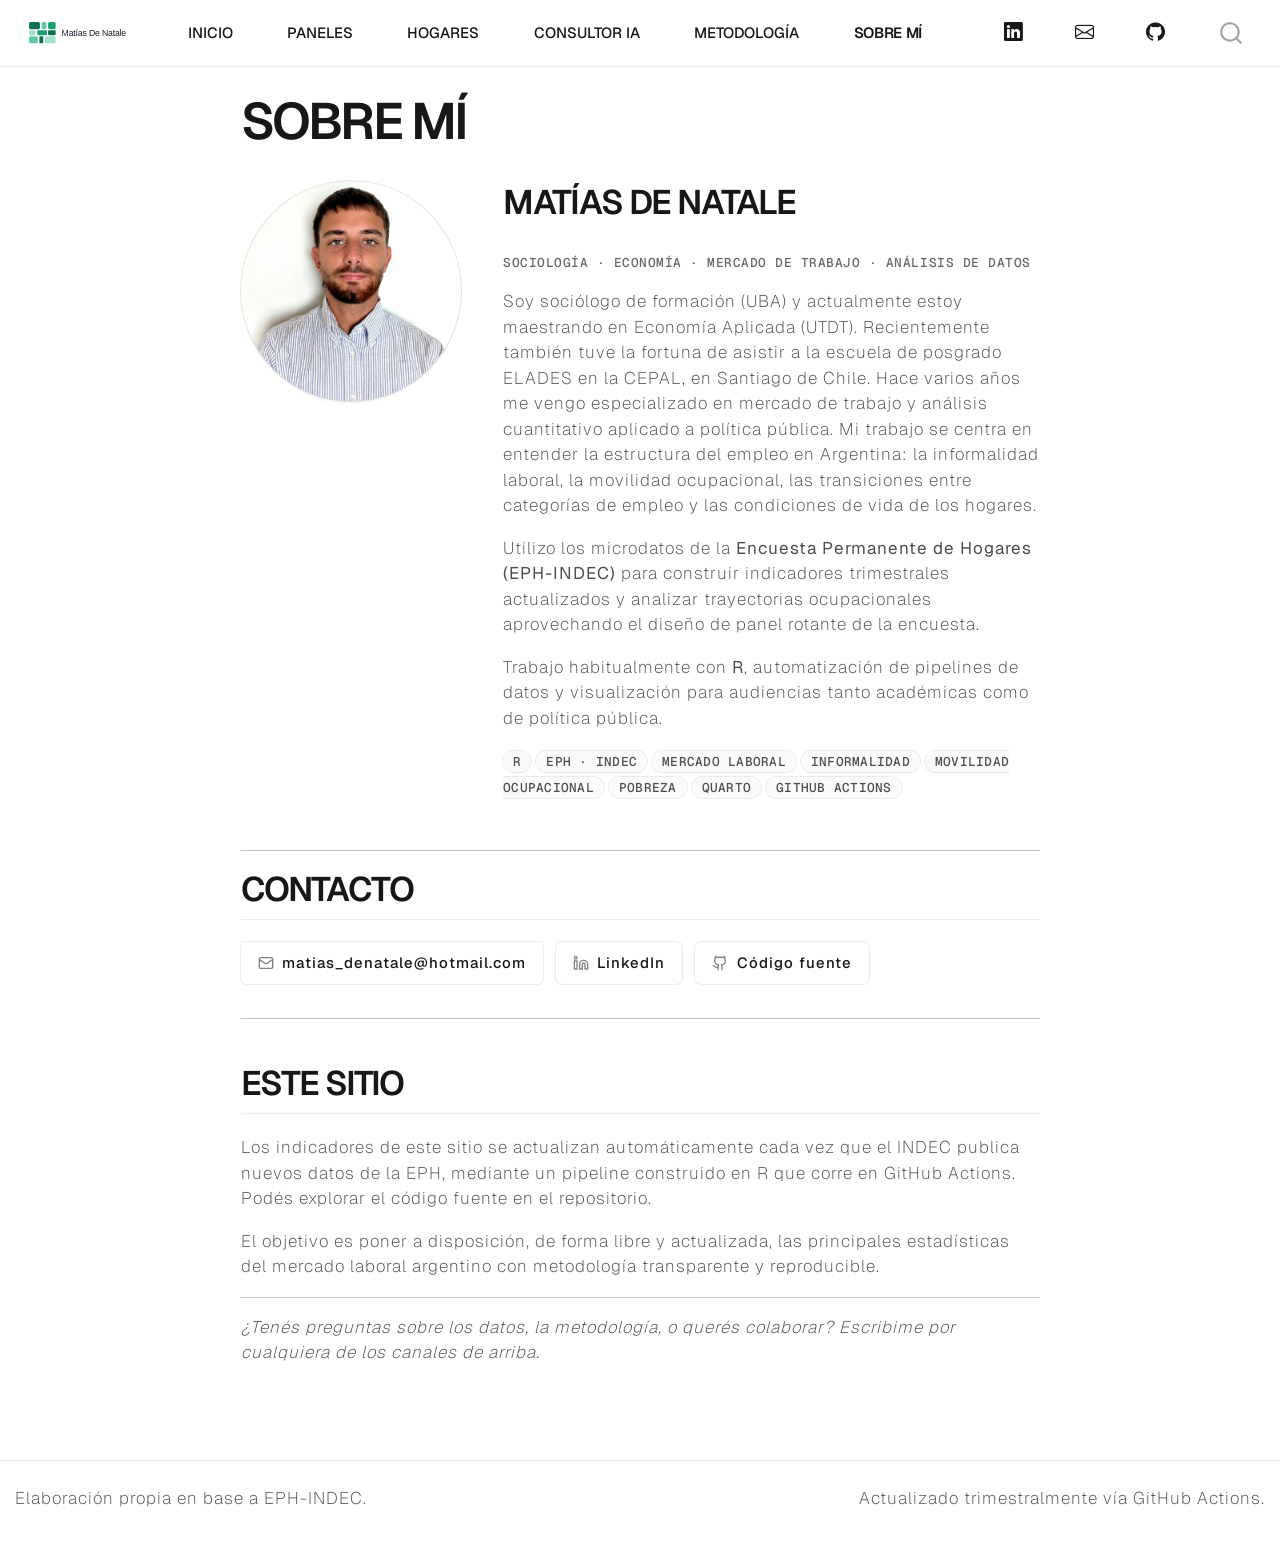
<file: sobre-mi.html>
<!DOCTYPE html>
<html xmlns="http://www.w3.org/1999/xhtml" lang="es" xml:lang="es"><head>

<meta charset="utf-8">
<meta name="generator" content="quarto-1.8.27">

<meta name="viewport" content="width=device-width, initial-scale=1.0, user-scalable=yes">


<title>Sobre mí – Mercado de Trabajo — EPH</title>
<style>
code{white-space: pre-wrap;}
span.smallcaps{font-variant: small-caps;}
div.columns{display: flex; gap: min(4vw, 1.5em);}
div.column{flex: auto; overflow-x: auto;}
div.hanging-indent{margin-left: 1.5em; text-indent: -1.5em;}
ul.task-list{list-style: none;}
ul.task-list li input[type="checkbox"] {
  width: 0.8em;
  margin: 0 0.8em 0.2em -1em; /* quarto-specific, see https://github.com/quarto-dev/quarto-cli/issues/4556 */ 
  vertical-align: middle;
}
</style>


<script src="site_libs/quarto-nav/quarto-nav.js"></script>
<script src="site_libs/quarto-nav/headroom.min.js"></script>
<script src="site_libs/clipboard/clipboard.min.js"></script>
<script src="site_libs/quarto-search/autocomplete.umd.js"></script>
<script src="site_libs/quarto-search/fuse.min.js"></script>
<script src="site_libs/quarto-search/quarto-search.js"></script>
<meta name="quarto:offset" content="./">
<link href="./favicon_matias_de_natale.png" rel="icon" type="image/png">
<script src="site_libs/quarto-html/quarto.js" type="module"></script>
<script src="site_libs/quarto-html/tabsets/tabsets.js" type="module"></script>
<script src="site_libs/quarto-html/axe/axe-check.js" type="module"></script>
<script src="site_libs/quarto-html/popper.min.js"></script>
<script src="site_libs/quarto-html/tippy.umd.min.js"></script>
<script src="site_libs/quarto-html/anchor.min.js"></script>
<link href="site_libs/quarto-html/tippy.css" rel="stylesheet">
<link href="site_libs/quarto-html/quarto-syntax-highlighting-3cfa09d2010059c8592a0b9eb880ecc3.css" rel="stylesheet" id="quarto-text-highlighting-styles">
<script src="site_libs/bootstrap/bootstrap.min.js"></script>
<link href="site_libs/bootstrap/bootstrap-icons.css" rel="stylesheet">
<link href="site_libs/bootstrap/bootstrap-94d6d682eedaf16119453bbc06051848.min.css" rel="stylesheet" append-hash="true" id="quarto-bootstrap" data-mode="light">
<script id="quarto-search-options" type="application/json">{
  "location": "navbar",
  "copy-button": false,
  "collapse-after": 3,
  "panel-placement": "end",
  "type": "overlay",
  "limit": 50,
  "keyboard-shortcut": [
    "f",
    "/",
    "s"
  ],
  "show-item-context": false,
  "language": {
    "search-no-results-text": "No se han encontrado resultados",
    "search-matching-documents-text": "documentos encontrados",
    "search-copy-link-title": "Copiar el enlace en la búsqueda",
    "search-hide-matches-text": "Ocultar resultados adicionales",
    "search-more-match-text": "resultado adicional en este documento",
    "search-more-matches-text": "resultados adicionales en este documento",
    "search-clear-button-title": "Borrar",
    "search-text-placeholder": "",
    "search-detached-cancel-button-title": "Cancelar",
    "search-submit-button-title": "Enviar",
    "search-label": "Buscar"
  }
}</script>
<style>html{ scroll-behavior: smooth; }</style>


</head>

<body class="nav-fixed fullcontent quarto-light">

<div id="quarto-search-results"></div>
  <header id="quarto-header" class="headroom fixed-top">
    <nav class="navbar navbar-expand-lg " data-bs-theme="dark">
      <div class="navbar-container container-fluid">
      <div class="navbar-brand-container mx-auto">
    <a href="./index.html" class="navbar-brand navbar-brand-logo">
    <img src="./logos y fotos/logo_navbar.svg" alt="" class="navbar-logo light-content">
    <img src="./logos y fotos/logo_navbar.svg" alt="" class="navbar-logo dark-content">
    </a>
  </div>
            <div id="quarto-search" class="" title="Buscar"></div>
          <button class="navbar-toggler" type="button" data-bs-toggle="collapse" data-bs-target="#navbarCollapse" aria-controls="navbarCollapse" role="menu" aria-expanded="false" aria-label="Navegación de palanca" onclick="if (window.quartoToggleHeadroom) { window.quartoToggleHeadroom(); }">
  <span class="navbar-toggler-icon"></span>
</button>
          <div class="collapse navbar-collapse" id="navbarCollapse">
            <ul class="navbar-nav navbar-nav-scroll me-auto">
  <li class="nav-item">
    <a class="nav-link" href="./index.html"> 
<span class="menu-text">Inicio</span></a>
  </li>  
  <li class="nav-item">
    <a class="nav-link" href="./paneles.html"> 
<span class="menu-text">Paneles</span></a>
  </li>  
  <li class="nav-item">
    <a class="nav-link" href="./hogares.html"> 
<span class="menu-text">Hogares</span></a>
  </li>  
  <li class="nav-item">
    <a class="nav-link" href="./chat.html"> 
<span class="menu-text">Consultor IA</span></a>
  </li>  
  <li class="nav-item">
    <a class="nav-link" href="./metodologia.html"> 
<span class="menu-text">Metodología</span></a>
  </li>  
  <li class="nav-item">
    <a class="nav-link active" href="./sobre-mi.html" aria-current="page"> 
<span class="menu-text">Sobre mí</span></a>
  </li>  
</ul>
            <ul class="navbar-nav navbar-nav-scroll ms-auto">
  <li class="nav-item compact">
    <a class="nav-link" href="https://www.linkedin.com/in/matías-de-natale-336745181"> <i class="bi bi-linkedin" role="img" aria-label="LinkedIn">
</i> 
<span class="menu-text"></span></a>
  </li>  
  <li class="nav-item compact">
    <a class="nav-link" href="mailto:matias_denatale@hotmail.com"> <i class="bi bi-envelope" role="img" aria-label="Email">
</i> 
<span class="menu-text"></span></a>
  </li>  
  <li class="nav-item compact">
    <a class="nav-link" href="https://github.com/matias-denatale/mercado-trabajo-eph"> <i class="bi bi-github" role="img" aria-label="GitHub">
</i> 
<span class="menu-text"></span></a>
  </li>  
</ul>
          </div> <!-- /navcollapse -->
            <div class="quarto-navbar-tools">
</div>
      </div> <!-- /container-fluid -->
    </nav>
</header>
<!-- content -->
<div id="quarto-content" class="quarto-container page-columns page-rows-contents page-layout-article page-navbar">
<!-- sidebar -->
<!-- margin-sidebar -->
    
<!-- main -->
<main class="content" id="quarto-document-content">

<header id="title-block-header" class="quarto-title-block default">
<div class="quarto-title">
<h1 class="title">Sobre mí</h1>
</div>



<div class="quarto-title-meta">

    
  
    
  </div>
  


</header>


<div class="profile-section">
<div class="profile-photo">
<p><img src="Foto-CV.png" alt="Matías De Natale"></p>
</div>
<section id="matías-de-natale" class="level2 profile-bio">
<h2 class="anchored" data-anchor-id="matías-de-natale">Matías De Natale</h2>
<p class="tagline">
Sociología · Economía · Mercado de trabajo · Análisis de datos
</p>
<p>Soy sociólogo de formación (UBA) y actualmente estoy maestrando en Economía Aplicada (UTDT). Recientemente también tuve la fortuna de asistir a la escuela de posgrado ELADES en la CEPAL, en Santiago de Chile. Hace varios años me vengo especializado en mercado de trabajo y análisis cuantitativo aplicado a política pública. Mi trabajo se centra en entender la estructura del empleo en Argentina: la informalidad laboral, la movilidad ocupacional, las transiciones entre categorías de empleo y las condiciones de vida de los hogares.</p>
<p>Utilizo los microdatos de la <strong>Encuesta Permanente de Hogares (EPH-INDEC)</strong> para construir indicadores trimestrales actualizados y analizar trayectorias ocupacionales aprovechando el diseño de panel rotante de la encuesta.</p>
<p>Trabajo habitualmente con <strong>R</strong>, automatización de pipelines de datos y visualización para audiencias tanto académicas como de política pública.</p>
<div class="skill-tags">
<p><span class="skill-tag">R</span> <span class="skill-tag">EPH · INDEC</span> <span class="skill-tag">Mercado laboral</span> <span class="skill-tag">Informalidad</span> <span class="skill-tag">Movilidad ocupacional</span> <span class="skill-tag">Pobreza</span> <span class="skill-tag">Quarto</span> <span class="skill-tag">GitHub Actions</span></p>
</div>
</section>
</div>
<hr>
<section id="contacto" class="level2">
<h2 class="anchored" data-anchor-id="contacto">Contacto</h2>
<div class="contact-grid">
<p><a class="contact-card" href="mailto:matias_denatale@hotmail.com"> <svg xmlns="http://www.w3.org/2000/svg" viewbox="0 0 24 24" fill="none" stroke="currentColor" stroke-width="2" stroke-linecap="round" stroke-linejoin="round"><rect width="20" height="16" x="2" y="4" rx="2"></rect><path d="m22 7-8.97 5.7a1.94 1.94 0 0 1-2.06 0L2 7"></path></svg> matias_denatale@hotmail.com </a></p>
<p><a class="contact-card" href="https://www.linkedin.com/in/matías-de-natale-336745181" target="_blank" rel="noopener"> <svg xmlns="http://www.w3.org/2000/svg" viewbox="0 0 24 24" fill="none" stroke="currentColor" stroke-width="2" stroke-linecap="round" stroke-linejoin="round"><path d="M16 8a6 6 0 0 1 6 6v7h-4v-7a2 2 0 0 0-2-2 2 2 0 0 0-2 2v7h-4v-7a6 6 0 0 1 6-6z"></path><rect width="4" height="12" x="2" y="9"></rect><circle cx="4" cy="4" r="2"></circle></svg> LinkedIn </a></p>
<p><a class="contact-card" href="https://github.com/matias-denatale/mercado-trabajo-eph" target="_blank" rel="noopener"> <svg xmlns="http://www.w3.org/2000/svg" viewbox="0 0 24 24" fill="none" stroke="currentColor" stroke-width="2" stroke-linecap="round" stroke-linejoin="round"><path d="M15 22v-4a4.8 4.8 0 0 0-1-3.2c3 0 6-2 6-5.5.08-1.25-.27-2.48-1-3.5.28-1.15.28-2.35 0-3.5 0 0-1 0-3 1.5-2.64-.5-5.36-.5-8 0C6 2 5 2 5 2c-.3 1.15-.3 2.35 0 3.5A5.4 5.4 0 0 0 4 9c0 3.5 3 5.5 6 5.5-.39.49-.68 1.05-.85 1.65-.17.6-.22 1.23-.15 1.85v4"></path><path d="M9 18c-4.51 2-5-2-7-2"></path></svg> Código fuente </a></p>
</div>
<hr>
</section>
<section id="este-sitio" class="level2">
<h2 class="anchored" data-anchor-id="este-sitio">Este sitio</h2>
<p>Los indicadores de este sitio se actualizan automáticamente cada vez que el INDEC publica nuevos datos de la EPH, mediante un pipeline construido en R que corre en GitHub Actions. Podés explorar el código fuente en el repositorio.</p>
<p>El objetivo es poner a disposición, de forma libre y actualizada, las principales estadísticas del mercado laboral argentino con metodología transparente y reproducible.</p>
<hr>
<p><em>¿Tenés preguntas sobre los datos, la metodología, o querés colaborar? Escribime por cualquiera de los canales de arriba.</em></p>


</section>

</main> <!-- /main -->
<script id="quarto-html-after-body" type="application/javascript">
  window.document.addEventListener("DOMContentLoaded", function (event) {
    const icon = "";
    const anchorJS = new window.AnchorJS();
    anchorJS.options = {
      placement: 'right',
      icon: icon
    };
    anchorJS.add('.anchored');
    const isCodeAnnotation = (el) => {
      for (const clz of el.classList) {
        if (clz.startsWith('code-annotation-')) {                     
          return true;
        }
      }
      return false;
    }
    const onCopySuccess = function(e) {
      // button target
      const button = e.trigger;
      // don't keep focus
      button.blur();
      // flash "checked"
      button.classList.add('code-copy-button-checked');
      var currentTitle = button.getAttribute("title");
      button.setAttribute("title", "Copiado");
      let tooltip;
      if (window.bootstrap) {
        button.setAttribute("data-bs-toggle", "tooltip");
        button.setAttribute("data-bs-placement", "left");
        button.setAttribute("data-bs-title", "Copiado");
        tooltip = new bootstrap.Tooltip(button, 
          { trigger: "manual", 
            customClass: "code-copy-button-tooltip",
            offset: [0, -8]});
        tooltip.show();    
      }
      setTimeout(function() {
        if (tooltip) {
          tooltip.hide();
          button.removeAttribute("data-bs-title");
          button.removeAttribute("data-bs-toggle");
          button.removeAttribute("data-bs-placement");
        }
        button.setAttribute("title", currentTitle);
        button.classList.remove('code-copy-button-checked');
      }, 1000);
      // clear code selection
      e.clearSelection();
    }
    const getTextToCopy = function(trigger) {
      const outerScaffold = trigger.parentElement.cloneNode(true);
      const codeEl = outerScaffold.querySelector('code');
      for (const childEl of codeEl.children) {
        if (isCodeAnnotation(childEl)) {
          childEl.remove();
        }
      }
      return codeEl.innerText;
    }
    const clipboard = new window.ClipboardJS('.code-copy-button:not([data-in-quarto-modal])', {
      text: getTextToCopy
    });
    clipboard.on('success', onCopySuccess);
    if (window.document.getElementById('quarto-embedded-source-code-modal')) {
      const clipboardModal = new window.ClipboardJS('.code-copy-button[data-in-quarto-modal]', {
        text: getTextToCopy,
        container: window.document.getElementById('quarto-embedded-source-code-modal')
      });
      clipboardModal.on('success', onCopySuccess);
    }
      var localhostRegex = new RegExp(/^(?:http|https):\/\/localhost\:?[0-9]*\//);
      var mailtoRegex = new RegExp(/^mailto:/);
        var filterRegex = new RegExp("https:\/\/matias-denatale\.github\.io\/mercado-trabajo-eph\/");
      var isInternal = (href) => {
          return filterRegex.test(href) || localhostRegex.test(href) || mailtoRegex.test(href);
      }
      // Inspect non-navigation links and adorn them if external
     var links = window.document.querySelectorAll('a[href]:not(.nav-link):not(.navbar-brand):not(.toc-action):not(.sidebar-link):not(.sidebar-item-toggle):not(.pagination-link):not(.no-external):not([aria-hidden]):not(.dropdown-item):not(.quarto-navigation-tool):not(.about-link)');
      for (var i=0; i<links.length; i++) {
        const link = links[i];
        if (!isInternal(link.href)) {
          // undo the damage that might have been done by quarto-nav.js in the case of
          // links that we want to consider external
          if (link.dataset.originalHref !== undefined) {
            link.href = link.dataset.originalHref;
          }
        }
      }
    function tippyHover(el, contentFn, onTriggerFn, onUntriggerFn) {
      const config = {
        allowHTML: true,
        maxWidth: 500,
        delay: 100,
        arrow: false,
        appendTo: function(el) {
            return el.parentElement;
        },
        interactive: true,
        interactiveBorder: 10,
        theme: 'quarto',
        placement: 'bottom-start',
      };
      if (contentFn) {
        config.content = contentFn;
      }
      if (onTriggerFn) {
        config.onTrigger = onTriggerFn;
      }
      if (onUntriggerFn) {
        config.onUntrigger = onUntriggerFn;
      }
      window.tippy(el, config); 
    }
    const noterefs = window.document.querySelectorAll('a[role="doc-noteref"]');
    for (var i=0; i<noterefs.length; i++) {
      const ref = noterefs[i];
      tippyHover(ref, function() {
        // use id or data attribute instead here
        let href = ref.getAttribute('data-footnote-href') || ref.getAttribute('href');
        try { href = new URL(href).hash; } catch {}
        const id = href.replace(/^#\/?/, "");
        const note = window.document.getElementById(id);
        if (note) {
          return note.innerHTML;
        } else {
          return "";
        }
      });
    }
    const xrefs = window.document.querySelectorAll('a.quarto-xref');
    const processXRef = (id, note) => {
      // Strip column container classes
      const stripColumnClz = (el) => {
        el.classList.remove("page-full", "page-columns");
        if (el.children) {
          for (const child of el.children) {
            stripColumnClz(child);
          }
        }
      }
      stripColumnClz(note)
      if (id === null || id.startsWith('sec-')) {
        // Special case sections, only their first couple elements
        const container = document.createElement("div");
        if (note.children && note.children.length > 2) {
          container.appendChild(note.children[0].cloneNode(true));
          for (let i = 1; i < note.children.length; i++) {
            const child = note.children[i];
            if (child.tagName === "P" && child.innerText === "") {
              continue;
            } else {
              container.appendChild(child.cloneNode(true));
              break;
            }
          }
          if (window.Quarto?.typesetMath) {
            window.Quarto.typesetMath(container);
          }
          return container.innerHTML
        } else {
          if (window.Quarto?.typesetMath) {
            window.Quarto.typesetMath(note);
          }
          return note.innerHTML;
        }
      } else {
        // Remove any anchor links if they are present
        const anchorLink = note.querySelector('a.anchorjs-link');
        if (anchorLink) {
          anchorLink.remove();
        }
        if (window.Quarto?.typesetMath) {
          window.Quarto.typesetMath(note);
        }
        if (note.classList.contains("callout")) {
          return note.outerHTML;
        } else {
          return note.innerHTML;
        }
      }
    }
    for (var i=0; i<xrefs.length; i++) {
      const xref = xrefs[i];
      tippyHover(xref, undefined, function(instance) {
        instance.disable();
        let url = xref.getAttribute('href');
        let hash = undefined; 
        if (url.startsWith('#')) {
          hash = url;
        } else {
          try { hash = new URL(url).hash; } catch {}
        }
        if (hash) {
          const id = hash.replace(/^#\/?/, "");
          const note = window.document.getElementById(id);
          if (note !== null) {
            try {
              const html = processXRef(id, note.cloneNode(true));
              instance.setContent(html);
            } finally {
              instance.enable();
              instance.show();
            }
          } else {
            // See if we can fetch this
            fetch(url.split('#')[0])
            .then(res => res.text())
            .then(html => {
              const parser = new DOMParser();
              const htmlDoc = parser.parseFromString(html, "text/html");
              const note = htmlDoc.getElementById(id);
              if (note !== null) {
                const html = processXRef(id, note);
                instance.setContent(html);
              } 
            }).finally(() => {
              instance.enable();
              instance.show();
            });
          }
        } else {
          // See if we can fetch a full url (with no hash to target)
          // This is a special case and we should probably do some content thinning / targeting
          fetch(url)
          .then(res => res.text())
          .then(html => {
            const parser = new DOMParser();
            const htmlDoc = parser.parseFromString(html, "text/html");
            const note = htmlDoc.querySelector('main.content');
            if (note !== null) {
              // This should only happen for chapter cross references
              // (since there is no id in the URL)
              // remove the first header
              if (note.children.length > 0 && note.children[0].tagName === "HEADER") {
                note.children[0].remove();
              }
              const html = processXRef(null, note);
              instance.setContent(html);
            } 
          }).finally(() => {
            instance.enable();
            instance.show();
          });
        }
      }, function(instance) {
      });
    }
        let selectedAnnoteEl;
        const selectorForAnnotation = ( cell, annotation) => {
          let cellAttr = 'data-code-cell="' + cell + '"';
          let lineAttr = 'data-code-annotation="' +  annotation + '"';
          const selector = 'span[' + cellAttr + '][' + lineAttr + ']';
          return selector;
        }
        const selectCodeLines = (annoteEl) => {
          const doc = window.document;
          const targetCell = annoteEl.getAttribute("data-target-cell");
          const targetAnnotation = annoteEl.getAttribute("data-target-annotation");
          const annoteSpan = window.document.querySelector(selectorForAnnotation(targetCell, targetAnnotation));
          const lines = annoteSpan.getAttribute("data-code-lines").split(",");
          const lineIds = lines.map((line) => {
            return targetCell + "-" + line;
          })
          let top = null;
          let height = null;
          let parent = null;
          if (lineIds.length > 0) {
              //compute the position of the single el (top and bottom and make a div)
              const el = window.document.getElementById(lineIds[0]);
              top = el.offsetTop;
              height = el.offsetHeight;
              parent = el.parentElement.parentElement;
            if (lineIds.length > 1) {
              const lastEl = window.document.getElementById(lineIds[lineIds.length - 1]);
              const bottom = lastEl.offsetTop + lastEl.offsetHeight;
              height = bottom - top;
            }
            if (top !== null && height !== null && parent !== null) {
              // cook up a div (if necessary) and position it 
              let div = window.document.getElementById("code-annotation-line-highlight");
              if (div === null) {
                div = window.document.createElement("div");
                div.setAttribute("id", "code-annotation-line-highlight");
                div.style.position = 'absolute';
                parent.appendChild(div);
              }
              div.style.top = top - 2 + "px";
              div.style.height = height + 4 + "px";
              div.style.left = 0;
              let gutterDiv = window.document.getElementById("code-annotation-line-highlight-gutter");
              if (gutterDiv === null) {
                gutterDiv = window.document.createElement("div");
                gutterDiv.setAttribute("id", "code-annotation-line-highlight-gutter");
                gutterDiv.style.position = 'absolute';
                const codeCell = window.document.getElementById(targetCell);
                const gutter = codeCell.querySelector('.code-annotation-gutter');
                gutter.appendChild(gutterDiv);
              }
              gutterDiv.style.top = top - 2 + "px";
              gutterDiv.style.height = height + 4 + "px";
            }
            selectedAnnoteEl = annoteEl;
          }
        };
        const unselectCodeLines = () => {
          const elementsIds = ["code-annotation-line-highlight", "code-annotation-line-highlight-gutter"];
          elementsIds.forEach((elId) => {
            const div = window.document.getElementById(elId);
            if (div) {
              div.remove();
            }
          });
          selectedAnnoteEl = undefined;
        };
          // Handle positioning of the toggle
      window.addEventListener(
        "resize",
        throttle(() => {
          elRect = undefined;
          if (selectedAnnoteEl) {
            selectCodeLines(selectedAnnoteEl);
          }
        }, 10)
      );
      function throttle(fn, ms) {
      let throttle = false;
      let timer;
        return (...args) => {
          if(!throttle) { // first call gets through
              fn.apply(this, args);
              throttle = true;
          } else { // all the others get throttled
              if(timer) clearTimeout(timer); // cancel #2
              timer = setTimeout(() => {
                fn.apply(this, args);
                timer = throttle = false;
              }, ms);
          }
        };
      }
        // Attach click handler to the DT
        const annoteDls = window.document.querySelectorAll('dt[data-target-cell]');
        for (const annoteDlNode of annoteDls) {
          annoteDlNode.addEventListener('click', (event) => {
            const clickedEl = event.target;
            if (clickedEl !== selectedAnnoteEl) {
              unselectCodeLines();
              const activeEl = window.document.querySelector('dt[data-target-cell].code-annotation-active');
              if (activeEl) {
                activeEl.classList.remove('code-annotation-active');
              }
              selectCodeLines(clickedEl);
              clickedEl.classList.add('code-annotation-active');
            } else {
              // Unselect the line
              unselectCodeLines();
              clickedEl.classList.remove('code-annotation-active');
            }
          });
        }
    const findCites = (el) => {
      const parentEl = el.parentElement;
      if (parentEl) {
        const cites = parentEl.dataset.cites;
        if (cites) {
          return {
            el,
            cites: cites.split(' ')
          };
        } else {
          return findCites(el.parentElement)
        }
      } else {
        return undefined;
      }
    };
    var bibliorefs = window.document.querySelectorAll('a[role="doc-biblioref"]');
    for (var i=0; i<bibliorefs.length; i++) {
      const ref = bibliorefs[i];
      const citeInfo = findCites(ref);
      if (citeInfo) {
        tippyHover(citeInfo.el, function() {
          var popup = window.document.createElement('div');
          citeInfo.cites.forEach(function(cite) {
            var citeDiv = window.document.createElement('div');
            citeDiv.classList.add('hanging-indent');
            citeDiv.classList.add('csl-entry');
            var biblioDiv = window.document.getElementById('ref-' + cite);
            if (biblioDiv) {
              citeDiv.innerHTML = biblioDiv.innerHTML;
            }
            popup.appendChild(citeDiv);
          });
          return popup.innerHTML;
        });
      }
    }
  });
  </script>
</div> <!-- /content -->
<footer class="footer">
  <div class="nav-footer">
    <div class="nav-footer-left">
<p>Elaboración propia en base a EPH-INDEC.</p>
</div>   
    <div class="nav-footer-center">
      &nbsp;
    </div>
    <div class="nav-footer-right">
<p>Actualizado trimestralmente vía GitHub Actions.</p>
</div>
  </div>
</footer>




<script src="site_libs/quarto-html/zenscroll-min.js"></script>
</body></html>
</file>
<file: site_libs/quarto-html/tippy.css>
.tippy-box[data-animation=fade][data-state=hidden]{opacity:0}[data-tippy-root]{max-width:calc(100vw - 10px)}.tippy-box{position:relative;background-color:#333;color:#fff;border-radius:4px;font-size:14px;line-height:1.4;white-space:normal;outline:0;transition-property:transform,visibility,opacity}.tippy-box[data-placement^=top]>.tippy-arrow{bottom:0}.tippy-box[data-placement^=top]>.tippy-arrow:before{bottom:-7px;left:0;border-width:8px 8px 0;border-top-color:initial;transform-origin:center top}.tippy-box[data-placement^=bottom]>.tippy-arrow{top:0}.tippy-box[data-placement^=bottom]>.tippy-arrow:before{top:-7px;left:0;border-width:0 8px 8px;border-bottom-color:initial;transform-origin:center bottom}.tippy-box[data-placement^=left]>.tippy-arrow{right:0}.tippy-box[data-placement^=left]>.tippy-arrow:before{border-width:8px 0 8px 8px;border-left-color:initial;right:-7px;transform-origin:center left}.tippy-box[data-placement^=right]>.tippy-arrow{left:0}.tippy-box[data-placement^=right]>.tippy-arrow:before{left:-7px;border-width:8px 8px 8px 0;border-right-color:initial;transform-origin:center right}.tippy-box[data-inertia][data-state=visible]{transition-timing-function:cubic-bezier(.54,1.5,.38,1.11)}.tippy-arrow{width:16px;height:16px;color:#333}.tippy-arrow:before{content:"";position:absolute;border-color:transparent;border-style:solid}.tippy-content{position:relative;padding:5px 9px;z-index:1}
</file>
<file: site_libs/quarto-html/quarto-syntax-highlighting-3cfa09d2010059c8592a0b9eb880ecc3.css>
/* quarto syntax highlight colors */
:root {
  --quarto-hl-ot-color: #003B4F;
  --quarto-hl-at-color: #657422;
  --quarto-hl-ss-color: #20794D;
  --quarto-hl-an-color: #5E5E5E;
  --quarto-hl-fu-color: #4758AB;
  --quarto-hl-st-color: #20794D;
  --quarto-hl-cf-color: #003B4F;
  --quarto-hl-op-color: #5E5E5E;
  --quarto-hl-er-color: #AD0000;
  --quarto-hl-bn-color: #AD0000;
  --quarto-hl-al-color: #AD0000;
  --quarto-hl-va-color: #111111;
  --quarto-hl-bu-color: inherit;
  --quarto-hl-ex-color: inherit;
  --quarto-hl-pp-color: #AD0000;
  --quarto-hl-in-color: #5E5E5E;
  --quarto-hl-vs-color: #20794D;
  --quarto-hl-wa-color: #5E5E5E;
  --quarto-hl-do-color: #5E5E5E;
  --quarto-hl-im-color: #00769E;
  --quarto-hl-ch-color: #20794D;
  --quarto-hl-dt-color: #AD0000;
  --quarto-hl-fl-color: #AD0000;
  --quarto-hl-co-color: #5E5E5E;
  --quarto-hl-cv-color: #5E5E5E;
  --quarto-hl-cn-color: #8f5902;
  --quarto-hl-sc-color: #5E5E5E;
  --quarto-hl-dv-color: #AD0000;
  --quarto-hl-kw-color: #003B4F;
}

/* other quarto variables */
:root {
  --quarto-font-monospace: "Geist Mono", ui-monospace, SFMono-Regular, "Roboto Mono", Menlo, Monaco, "Courier New", monospace;
}

/* syntax highlight based on Pandoc's rules */
pre > code.sourceCode > span {
  color: #003B4F;
}

code.sourceCode > span {
  color: #003B4F;
}

div.sourceCode,
div.sourceCode pre.sourceCode {
  color: #003B4F;
}

/* Normal */
code span {
  color: #003B4F;
}

/* Alert */
code span.al {
  color: #AD0000;
  font-style: inherit;
}

/* Annotation */
code span.an {
  color: #5E5E5E;
  font-style: inherit;
}

/* Attribute */
code span.at {
  color: #657422;
  font-style: inherit;
}

/* BaseN */
code span.bn {
  color: #AD0000;
  font-style: inherit;
}

/* BuiltIn */
code span.bu {
  font-style: inherit;
}

/* ControlFlow */
code span.cf {
  color: #003B4F;
  font-weight: bold;
  font-style: inherit;
}

/* Char */
code span.ch {
  color: #20794D;
  font-style: inherit;
}

/* Constant */
code span.cn {
  color: #8f5902;
  font-style: inherit;
}

/* Comment */
code span.co {
  color: #5E5E5E;
  font-style: inherit;
}

/* CommentVar */
code span.cv {
  color: #5E5E5E;
  font-style: italic;
}

/* Documentation */
code span.do {
  color: #5E5E5E;
  font-style: italic;
}

/* DataType */
code span.dt {
  color: #AD0000;
  font-style: inherit;
}

/* DecVal */
code span.dv {
  color: #AD0000;
  font-style: inherit;
}

/* Error */
code span.er {
  color: #AD0000;
  font-style: inherit;
}

/* Extension */
code span.ex {
  font-style: inherit;
}

/* Float */
code span.fl {
  color: #AD0000;
  font-style: inherit;
}

/* Function */
code span.fu {
  color: #4758AB;
  font-style: inherit;
}

/* Import */
code span.im {
  color: #00769E;
  font-style: inherit;
}

/* Information */
code span.in {
  color: #5E5E5E;
  font-style: inherit;
}

/* Keyword */
code span.kw {
  color: #003B4F;
  font-weight: bold;
  font-style: inherit;
}

/* Operator */
code span.op {
  color: #5E5E5E;
  font-style: inherit;
}

/* Other */
code span.ot {
  color: #003B4F;
  font-style: inherit;
}

/* Preprocessor */
code span.pp {
  color: #AD0000;
  font-style: inherit;
}

/* SpecialChar */
code span.sc {
  color: #5E5E5E;
  font-style: inherit;
}

/* SpecialString */
code span.ss {
  color: #20794D;
  font-style: inherit;
}

/* String */
code span.st {
  color: #20794D;
  font-style: inherit;
}

/* Variable */
code span.va {
  color: #111111;
  font-style: inherit;
}

/* VerbatimString */
code span.vs {
  color: #20794D;
  font-style: inherit;
}

/* Warning */
code span.wa {
  color: #5E5E5E;
  font-style: italic;
}

.prevent-inlining {
  content: "</";
}

/*# sourceMappingURL=7454295b045066b62fd2f5078e95c550.css.map */
</file>
<file: site_libs/htmltools-fill-0.5.8.1/fill.css>
@layer htmltools {
  .html-fill-container {
    display: flex;
    flex-direction: column;
    /* Prevent the container from expanding vertically or horizontally beyond its
    parent's constraints. */
    min-height: 0;
    min-width: 0;
  }
  .html-fill-container > .html-fill-item {
    /* Fill items can grow and shrink freely within
    available vertical space in fillable container */
    flex: 1 1 auto;
    min-height: 0;
    min-width: 0;
  }
  .html-fill-container > :not(.html-fill-item) {
    /* Prevent shrinking or growing of non-fill items */
    flex: 0 0 auto;
  }
}
</file>
<file: site_libs/plotly-htmlwidgets-css-2.25.2/plotly-htmlwidgets.css>
/*
just here so that plotly works
correctly with ioslides.
see https://github.com/ropensci/plotly/issues/463
*/

slide:not(.current) .plotly.html-widget{
  display: none;
}
</file>
<file: site_libs/crosstalk-1.2.1/css/crosstalk.min.css>
.container-fluid.crosstalk-bscols{margin-left:-30px;margin-right:-30px;white-space:normal}body>.container-fluid.crosstalk-bscols{margin-left:auto;margin-right:auto}.crosstalk-input-checkboxgroup .crosstalk-options-group .crosstalk-options-column{display:inline-block;padding-right:12px;vertical-align:top}@media only screen and (max-width: 480px){.crosstalk-input-checkboxgroup .crosstalk-options-group .crosstalk-options-column{display:block;padding-right:inherit}}.crosstalk-input{margin-bottom:15px}.crosstalk-input .control-label{margin-bottom:0;vertical-align:middle}.crosstalk-input input[type="checkbox"]{margin:4px 0 0;margin-top:1px;line-height:normal}.crosstalk-input .checkbox{position:relative;display:block;margin-top:10px;margin-bottom:10px}.crosstalk-input .checkbox>label{padding-left:20px;margin-bottom:0;font-weight:400;cursor:pointer}.crosstalk-input .checkbox input[type="checkbox"],.crosstalk-input .checkbox-inline input[type="checkbox"]{position:absolute;margin-top:2px;margin-left:-20px}.crosstalk-input .checkbox+.checkbox{margin-top:-5px}.crosstalk-input .checkbox-inline{position:relative;display:inline-block;padding-left:20px;margin-bottom:0;font-weight:400;vertical-align:middle;cursor:pointer}.crosstalk-input .checkbox-inline+.checkbox-inline{margin-top:0;margin-left:10px}
</file>
